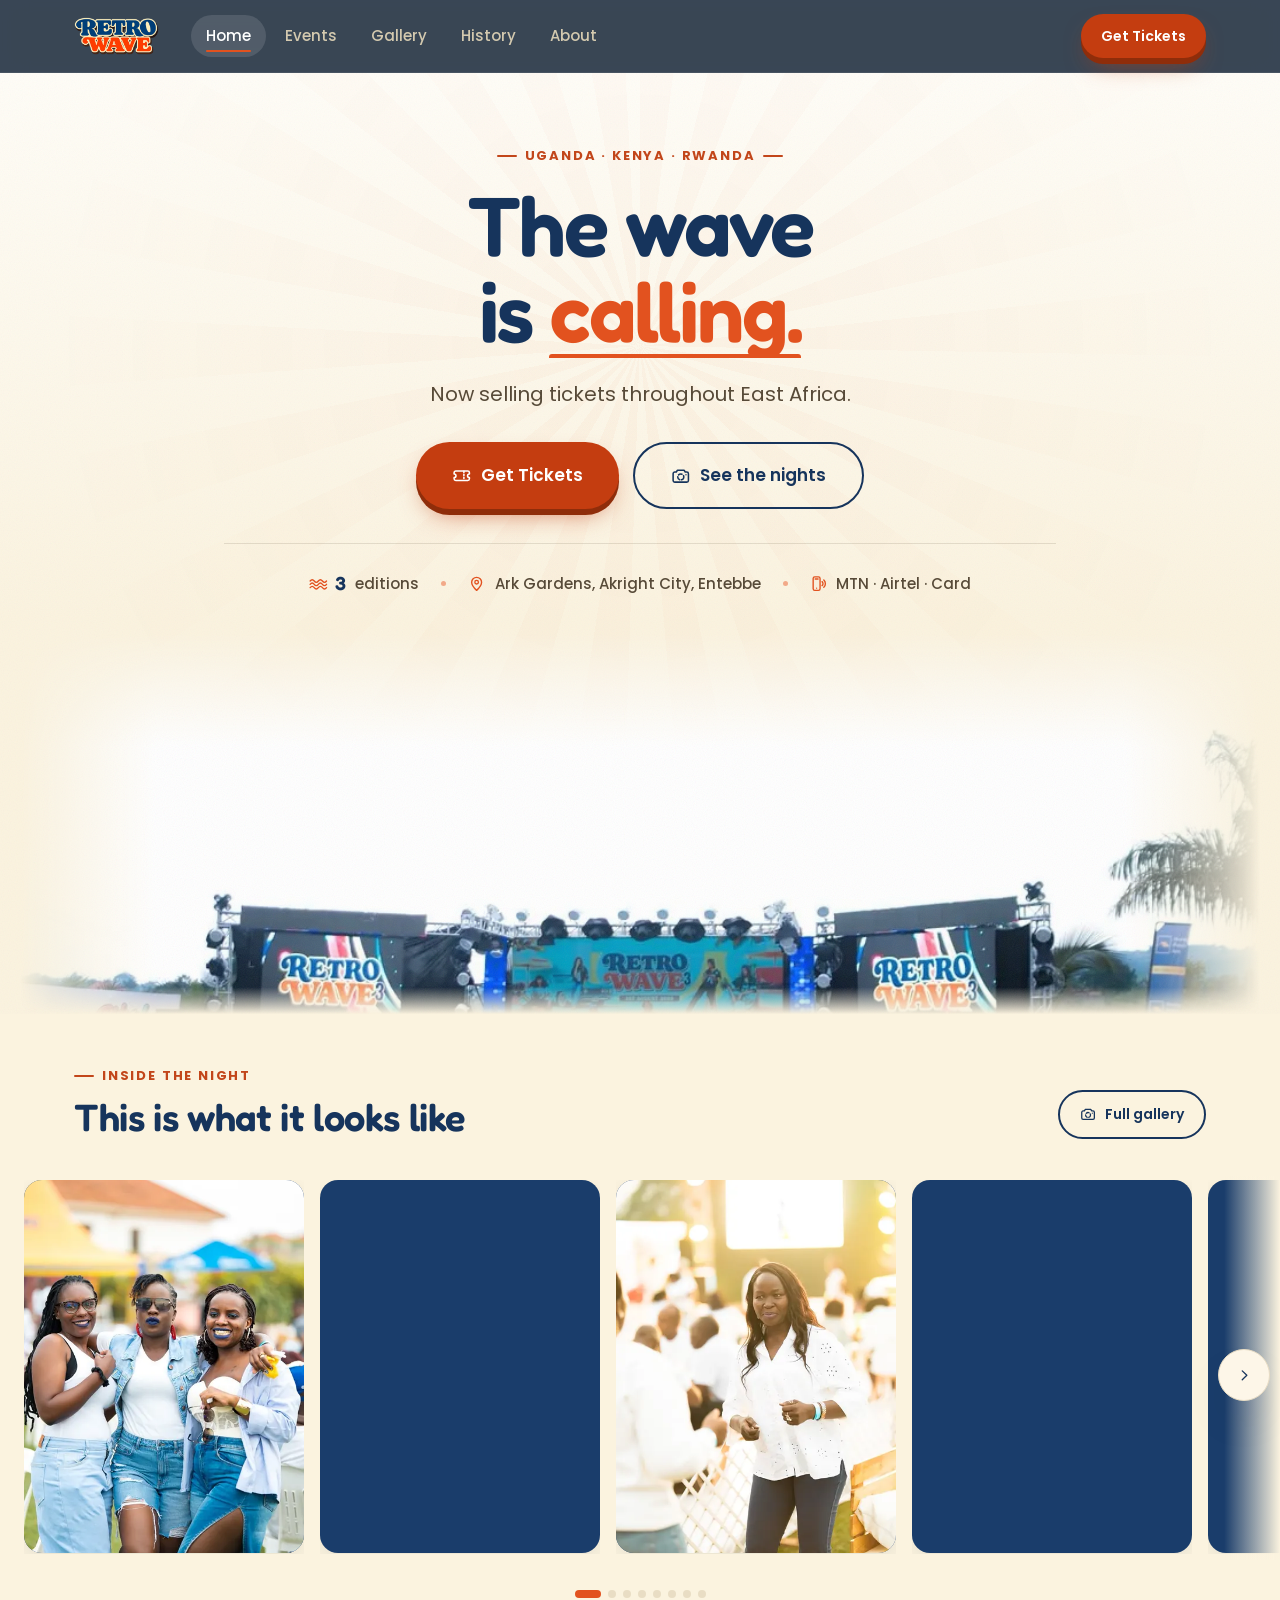
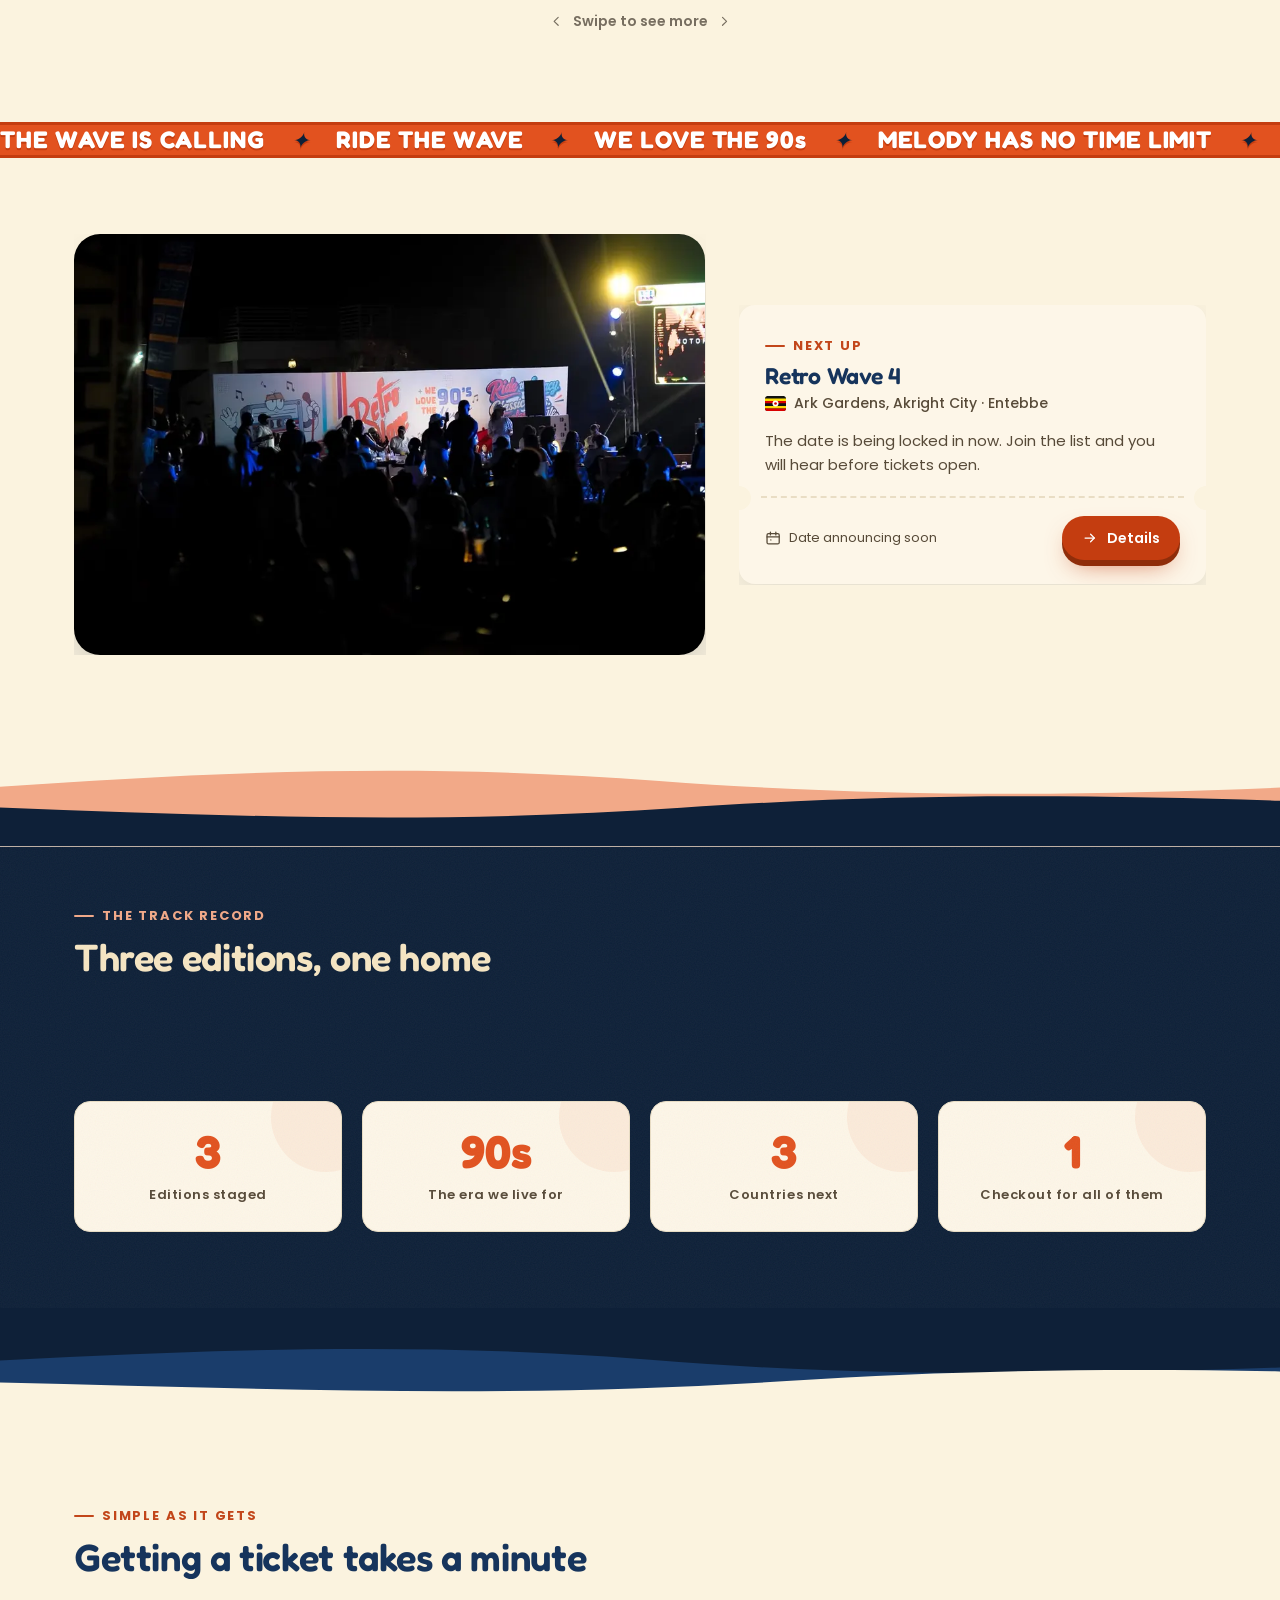
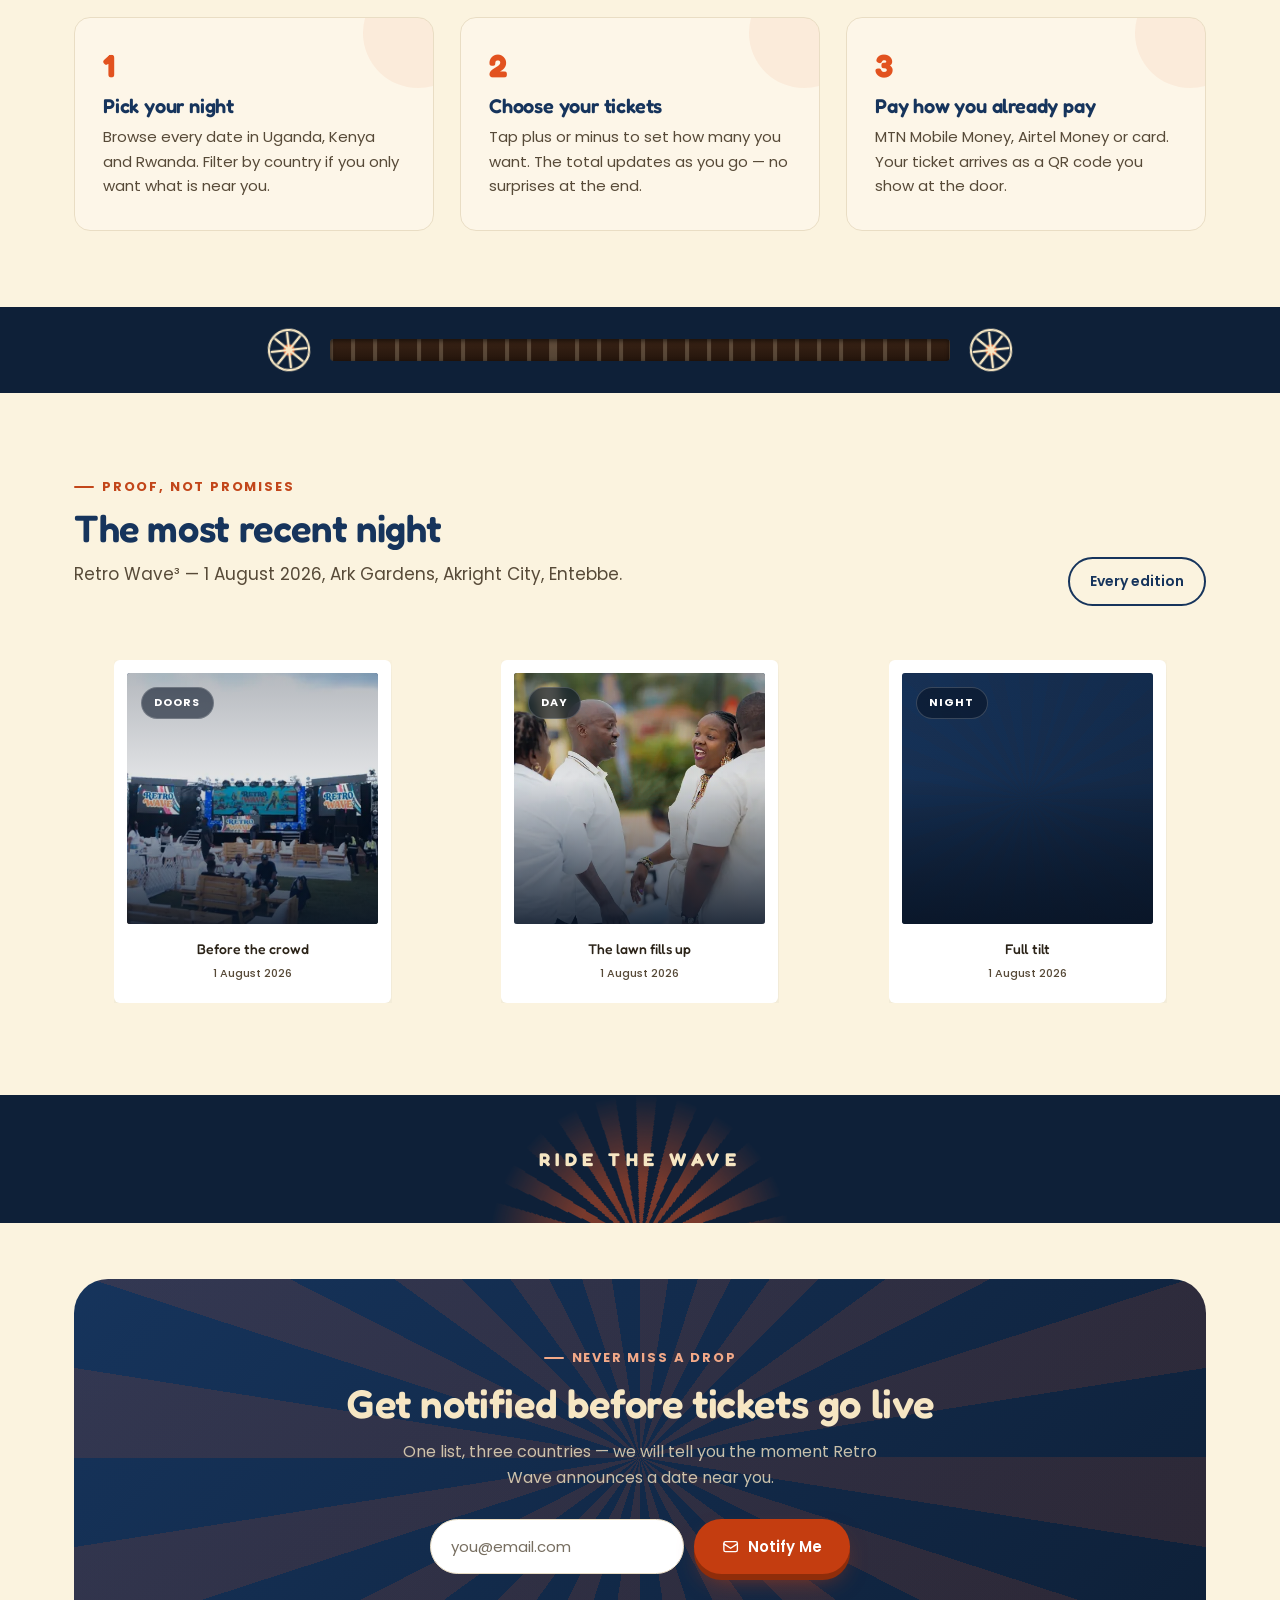
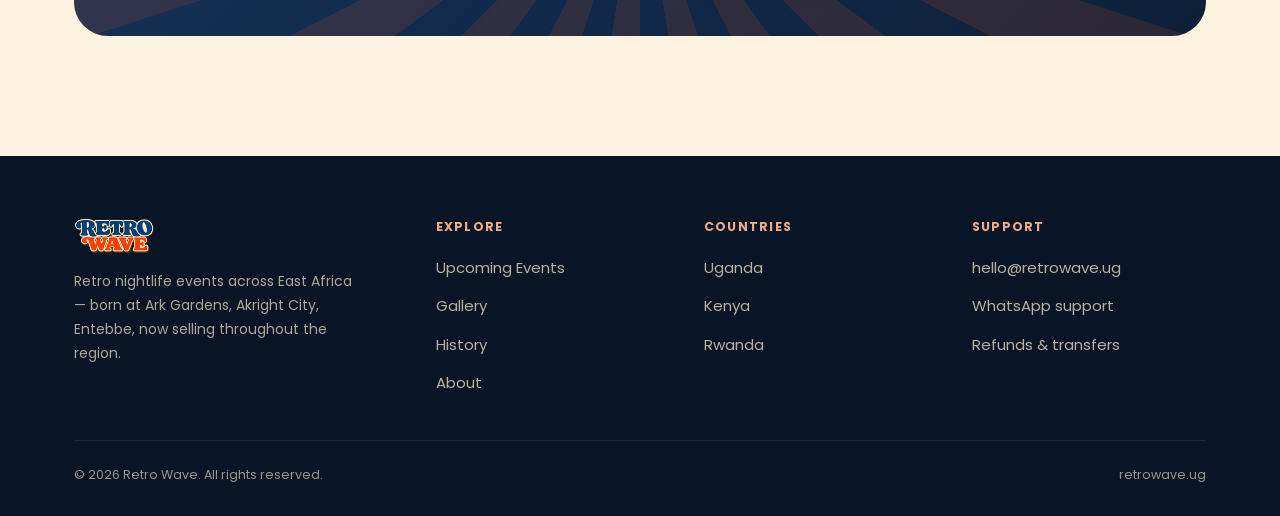
<file: index.html>
<!DOCTYPE html>
<html lang="en">
<head>
<meta charset="UTF-8">
<meta name="viewport" content="width=device-width, initial-scale=1.0, viewport-fit=cover">
<title>Retro Wave — The wave is calling</title>
<meta name="description" content="Retro Wave — retro nightlife events across Uganda, Kenya and Rwanda. Now selling tickets throughout East Africa.">
<meta name="theme-color" content="#0e2038">
<link rel="canonical" href="https://cartelug.github.io/retrowave-site/">

<!-- Link previews (WhatsApp, Facebook, X, iMessage, Slack) -->
<meta property="og:type" content="website">
<meta property="og:site_name" content="Retro Wave">
<meta property="og:locale" content="en_GB">
<meta property="og:url" content="https://cartelug.github.io/retrowave-site/">
<meta property="og:title" content="Retro Wave — The wave is calling">
<meta property="og:description" content="Retro Wave — retro nightlife events across Uganda, Kenya and Rwanda. Now selling tickets throughout East Africa.">
<meta property="og:image" content="https://cartelug.github.io/retrowave-site/assets/og-image.jpg">
<meta property="og:image:width" content="1200">
<meta property="og:image:height" content="630">
<meta property="og:image:alt" content="Retro Wave — the stage at Ark Gardens, Entebbe">
<meta name="twitter:card" content="summary_large_image">
<meta name="twitter:title" content="Retro Wave — The wave is calling">
<meta name="twitter:description" content="Retro Wave — retro nightlife events across Uganda, Kenya and Rwanda. Now selling tickets throughout East Africa.">
<meta name="twitter:image" content="https://cartelug.github.io/retrowave-site/assets/og-image.jpg">

<!-- The wordmark is 2.24:1, so small icons use a purpose-drawn wave mark -->
<link rel="icon" href="assets/favicon-32.png" sizes="32x32" type="image/png">
<link rel="icon" href="assets/favicon-16.png" sizes="16x16" type="image/png">
<link rel="apple-touch-icon" href="assets/apple-touch-icon.png">
<link rel="manifest" href="site.webmanifest">

<link rel="preload" as="font" type="font/woff2" href="assets/fonts/fredoka-600.woff2" crossorigin>
<link rel="preload" as="font" type="font/woff2" href="assets/fonts/poppins-500.woff2" crossorigin>
<link rel="stylesheet" href="styles.css">
<script>document.documentElement.className += ' js';</script>
<noscript><style>
  .preloader{display:none!important}
  .main-nav{display:flex!important;flex-wrap:wrap}
  .nav-toggle{display:none!important}
</style></noscript>
</head>
<body>

<div class="preloader" role="status" aria-live="polite" aria-label="Loading Retro Wave">
  <div class="pl-stage">
    <div class="pl-mark">
      <img class="pl-logo pl-logo--ghost" src="assets/logo.png" alt="Retro Wave" width="1190" height="531">
      <div class="pl-fill" aria-hidden="true">
        <img src="assets/logo.png" alt="" width="1190" height="531">
      </div>
      <div class="pl-crest" aria-hidden="true"></div>
    </div>
    <p class="pl-tag">
      <span style="--i:0">The</span> <span style="--i:1">wave</span>
      <span style="--i:2">is</span> <span style="--i:3"><em>calling</em></span>
    </p>
  </div>
  <div class="pl-foot">
    <span>Est. Entebbe · East Africa</span>
    <span class="pl-pct">0%</span>
  </div>
  <div class="pl-rule" aria-hidden="true"><i></i></div>
</div>

<a class="skip-link" href="#main">Skip to main content</a>

<header class="site-header">
  <div class="wrap">
    <a href="index.html" class="brand" aria-label="Retro Wave home"><img src="assets/logo.png" alt="Retro Wave" width="1190" height="531"></a>
    <nav class="main-nav" aria-label="Main">
      <a href="index.html" class="active" aria-current="page" style="--i:0">Home</a>
      <a href="events.html" style="--i:1">Events</a>
      <a href="gallery.html" style="--i:2">Gallery</a>
      <a href="history.html" style="--i:3">History</a>
      <a href="about.html" style="--i:4">About</a>
    </nav>
    <div class="header-right">
      <a href="events.html" class="btn btn-primary btn-sm">Get Tickets</a>
      <button class="nav-toggle" type="button" aria-label="Open menu" aria-expanded="false" aria-controls="drawer"><i></i><i></i><i></i></button>
    </div>
  </div>
</header>

<div class="drawer" id="drawer" aria-hidden="true">
  <div class="drawer-inner">
    <nav class="drawer-links" aria-label="Mobile">
      <a href="index.html" class="active" aria-current="page" style="--i:0"><span class="d-ico"><svg class="ico ico--home" viewBox="0 0 24 24" fill="none" stroke="currentColor" stroke-width="1.9" stroke-linecap="round" stroke-linejoin="round" aria-hidden="true"><path d="M3.4 10.6 12 3.6l8.6 7"/>
      <path d="M5.7 9.2v10.2a1 1 0 0 0 1 1h10.6a1 1 0 0 0 1-1V9.2"/>
      <path class="ic-door" d="M9.8 20.4v-5.1a2.2 2.2 0 0 1 4.4 0v5.1"/></svg></span>Home</a>
      <a href="events.html" style="--i:1"><span class="d-ico"><svg class="ico ico--ticket" viewBox="0 0 24 24" fill="none" stroke="currentColor" stroke-width="1.9" stroke-linecap="round" stroke-linejoin="round" aria-hidden="true"><path d="M4.6 6.2h14.8a2 2 0 0 1 2 2v1.5a2.3 2.3 0 0 0 0 4.6v1.5a2 2 0 0 1-2 2H4.6a2 2 0 0 1-2-2v-1.5a2.3 2.3 0 0 0 0-4.6V8.2a2 2 0 0 1 2-2Z"/>
      <path class="ic-perf" d="M14.6 6.6v10.8" stroke-dasharray="1.5 2.1"/></svg></span>Events</a>
      <a href="gallery.html" style="--i:2"><span class="d-ico"><svg class="ico ico--camera" viewBox="0 0 24 24" fill="none" stroke="currentColor" stroke-width="1.9" stroke-linecap="round" stroke-linejoin="round" aria-hidden="true"><path d="M2.6 9.4a2 2 0 0 1 2-2h1.9l1.5-2.3h8l1.5 2.3h1.9a2 2 0 0 1 2 2v8.4a2 2 0 0 1-2 2H4.6a2 2 0 0 1-2-2Z"/>
      <circle class="ic-lens" cx="12" cy="13.4" r="3.7" stroke-dasharray="4.6 2.4"/>
      <circle class="ic-flash" cx="18.4" cy="10.7" r=".85" fill="currentColor" stroke="none"/></svg></span>Gallery</a>
      <a href="history.html" style="--i:3"><span class="d-ico"><svg class="ico ico--cassette" viewBox="0 0 24 24" fill="none" stroke="currentColor" stroke-width="1.9" stroke-linecap="round" stroke-linejoin="round" aria-hidden="true"><rect x="2.6" y="5" width="18.8" height="14" rx="2.3"/>
      <rect x="5.6" y="7.5" width="12.8" height="3.6" rx="1"/>
      <path d="M10.4 14.8h3.2"/>
      <g class="ic-reel"><circle cx="8.4" cy="14.8" r="2.1"/><path d="M8.4 12.7v4.2M6.3 14.8h4.2"/></g>
      <g class="ic-reel ic-reel--b"><circle cx="15.6" cy="14.8" r="2.1"/><path d="M15.6 12.7v4.2M13.5 14.8h4.2"/></g></svg></span>History</a>
      <a href="about.html" style="--i:4"><span class="d-ico"><svg class="ico ico--chat" viewBox="0 0 24 24" fill="none" stroke="currentColor" stroke-width="1.9" stroke-linecap="round" stroke-linejoin="round" aria-hidden="true"><path d="M4.2 5.6h15.6a1.9 1.9 0 0 1 1.9 1.9v7.4a1.9 1.9 0 0 1-1.9 1.9h-6.6l-4.4 3.3v-3.3H4.2a1.9 1.9 0 0 1-1.9-1.9V7.5a1.9 1.9 0 0 1 1.9-1.9Z"/>
      <circle class="ic-dot" cx="8.4" cy="11.2" r=".95" fill="currentColor" stroke="none"/>
      <circle class="ic-dot ic-dot--2" cx="12" cy="11.2" r=".95" fill="currentColor" stroke="none"/>
      <circle class="ic-dot ic-dot--3" cx="15.6" cy="11.2" r=".95" fill="currentColor" stroke="none"/></svg></span>About</a>
    </nav>
    <div class="drawer-foot">
      <div class="a11y-bar">
        <span class="a11y-label">Text size</span>
        <button type="button" class="a11y-btn" data-text-step="md" aria-pressed="true">A</button>
        <button type="button" class="a11y-btn" data-text-step="lg" aria-pressed="false"><span class="big">A</span></button>
        <button type="button" class="a11y-btn" data-text-step="xl" aria-pressed="false"><span class="big">A+</span></button>
      </div>
      <div class="a11y-bar">
        <span class="a11y-label">Motion</span>
        <button type="button" class="a11y-btn" data-motion-toggle aria-pressed="false"><svg class="ico ico--moon" viewBox="0 0 24 24" fill="none" stroke="currentColor" stroke-width="1.9" stroke-linecap="round" stroke-linejoin="round" aria-hidden="true"><path d="M20.4 14.6A8.7 8.7 0 0 1 9.4 3.6a8.8 8.8 0 1 0 11 11Z"/></svg> Reduce animations</button>
      </div>
      <a href="events.html" class="btn btn-primary btn-block btn-lg"><svg class="ico ico--ticket" viewBox="0 0 24 24" fill="none" stroke="currentColor" stroke-width="1.9" stroke-linecap="round" stroke-linejoin="round" aria-hidden="true"><path d="M4.6 6.2h14.8a2 2 0 0 1 2 2v1.5a2.3 2.3 0 0 0 0 4.6v1.5a2 2 0 0 1-2 2H4.6a2 2 0 0 1-2-2v-1.5a2.3 2.3 0 0 0 0-4.6V8.2a2 2 0 0 1 2-2Z"/>
      <path class="ic-perf" d="M14.6 6.6v10.8" stroke-dasharray="1.5 2.1"/></svg> Get Tickets</a>
      <p class="drawer-contact">Need help? <a href="mailto:hello@retrowave.ug">hello@retrowave.ug</a></p>
    </div>
  </div>
</div>

<main id="main">
<section class="hero grain">
  <div class="wrap hero-inner">
    <span class="eyebrow intro-fade" style="--i:0">Uganda · Kenya · Rwanda</span>
    <h1>
      <span class="line-mask"><span style="--i:0">The wave</span></span>
      <span class="line-mask"><span style="--i:1">is <em>calling.</em></span></span>
    </h1>
    <p class="lede intro-fade" style="--i:1">Now selling tickets throughout East Africa.</p>

    <div class="hero-ctas intro-fade" style="--i:2">
      <a href="events.html" class="btn btn-primary btn-lg"><svg class="ico ico--ticket" viewBox="0 0 24 24" fill="none" stroke="currentColor" stroke-width="1.9" stroke-linecap="round" stroke-linejoin="round" aria-hidden="true"><path d="M4.6 6.2h14.8a2 2 0 0 1 2 2v1.5a2.3 2.3 0 0 0 0 4.6v1.5a2 2 0 0 1-2 2H4.6a2 2 0 0 1-2-2v-1.5a2.3 2.3 0 0 0 0-4.6V8.2a2 2 0 0 1 2-2Z"/>
      <path class="ic-perf" d="M14.6 6.6v10.8" stroke-dasharray="1.5 2.1"/></svg> Get Tickets</a>
      <a href="gallery.html" class="btn btn-outline-navy btn-lg"><svg class="ico ico--camera" viewBox="0 0 24 24" fill="none" stroke="currentColor" stroke-width="1.9" stroke-linecap="round" stroke-linejoin="round" aria-hidden="true"><path d="M2.6 9.4a2 2 0 0 1 2-2h1.9l1.5-2.3h8l1.5 2.3h1.9a2 2 0 0 1 2 2v8.4a2 2 0 0 1-2 2H4.6a2 2 0 0 1-2-2Z"/>
      <circle class="ic-lens" cx="12" cy="13.4" r="3.7" stroke-dasharray="4.6 2.4"/>
      <circle class="ic-flash" cx="18.4" cy="10.7" r=".85" fill="currentColor" stroke="none"/></svg> See the nights</a>
    </div>

    <div class="hero-trust intro-fade" style="--i:3">
      <span class="t-item"><svg class="ico ico--wave" viewBox="0 0 24 24" fill="none" stroke="currentColor" stroke-width="1.9" stroke-linecap="round" stroke-linejoin="round" aria-hidden="true"><path class="ic-wave" d="M1.6 8.4c1.9-2.4 3.8-2.4 5.7 0s3.8 2.4 5.7 0 3.8-2.4 5.7 0 3.8 2.4 5.7 0"/>
      <path class="ic-wave ic-wave--2" d="M1.6 13c1.9-2.4 3.8-2.4 5.7 0s3.8 2.4 5.7 0 3.8-2.4 5.7 0 3.8 2.4 5.7 0"/>
      <path class="ic-wave ic-wave--3" d="M1.6 17.6c1.9-2.4 3.8-2.4 5.7 0s3.8 2.4 5.7 0 3.8-2.4 5.7 0 3.8 2.4 5.7 0"/></svg><b>3</b> editions</span>
      <span class="t-dot" aria-hidden="true"></span>
      <span class="t-item"><svg class="ico ico--pin" viewBox="0 0 24 24" fill="none" stroke="currentColor" stroke-width="1.9" stroke-linecap="round" stroke-linejoin="round" aria-hidden="true"><g class="ic-bob"><path d="M12 21.4s6.9-6.2 6.9-11.2a6.9 6.9 0 1 0-13.8 0c0 5 6.9 11.2 6.9 11.2Z"/>
      <circle cx="12" cy="10" r="2.5"/></g></svg>Ark Gardens, Akright City, Entebbe</span>
      <span class="t-dot" aria-hidden="true"></span>
      <span class="t-item"><svg class="ico ico--momo" viewBox="0 0 24 24" fill="none" stroke="currentColor" stroke-width="1.9" stroke-linecap="round" stroke-linejoin="round" aria-hidden="true"><rect x="4.4" y="2.6" width="9.6" height="18.8" rx="2.2"/>
      <path d="M7.2 5.6h4"/>
      <circle cx="9.2" cy="18.4" r=".85" fill="currentColor" stroke="none"/>
      <path class="ic-arc" d="M16.8 9.2a3.7 3.7 0 0 1 0 5.6"/>
      <path class="ic-arc ic-arc--2" d="M19.2 7a6.8 6.8 0 0 1 0 10"/></svg>MTN · Airtel · Card</span>
    </div>
  </div>

  <div class="hero-band">
    <div class="hero-band-inner">
      <picture><source type="image/webp" srcset="assets/photos/hero-stage-480.webp 480w, assets/photos/hero-stage-960.webp 960w, assets/photos/hero-stage-1080.webp 1080w" sizes="(max-width: 780px) 100vw, 1080px"><img src="assets/photos/hero-stage.jpg" alt="The Retro Wave stage at Ark Gardens, with Retro Wave 3 on the LED walls" width="1080" height="332" fetchpriority="high" decoding="async"></picture>
    </div>
  </div>
</section>

<section class="section--tight" style="padding-top:44px;">
  <div class="wrap">
    <div class="section-head">
      <div>
        <span class="eyebrow" data-reveal="up">Inside The Night</span>
        <h2 data-reveal="up" style="--d:80">This is what it looks like</h2>
      </div>
      <a href="gallery.html" class="btn btn-outline-navy btn-sm" data-reveal="up" style="--d:150"><svg class="ico ico--camera" viewBox="0 0 24 24" fill="none" stroke="currentColor" stroke-width="1.9" stroke-linecap="round" stroke-linejoin="round" aria-hidden="true"><path d="M2.6 9.4a2 2 0 0 1 2-2h1.9l1.5-2.3h8l1.5 2.3h1.9a2 2 0 0 1 2 2v8.4a2 2 0 0 1-2 2H4.6a2 2 0 0 1-2-2Z"/>
      <circle class="ic-lens" cx="12" cy="13.4" r="3.7" stroke-dasharray="4.6 2.4"/>
      <circle class="ic-flash" cx="18.4" cy="10.7" r=".85" fill="currentColor" stroke="none"/></svg> Full gallery</a>
    </div>
  </div>
  <div class="rail-shell" data-reveal-group>
    <div class="rail-view">
      <button type="button" class="rail-arrow rail-prev" aria-label="Previous photos"><svg class="ico ico--chevron-left" viewBox="0 0 24 24" fill="none" stroke="currentColor" stroke-width="1.9" stroke-linecap="round" stroke-linejoin="round" aria-hidden="true"><path d="M15 5.6 8.4 12 15 18.4"/></svg></button>
      <div class="gallery-rail" data-stagger="70">
      <button type="button" class="g-tile img-holder" data-reveal="zoom"
              data-lightbox="assets/photos/trio-denim-720.webp" data-caption="The dress code writes itself">
        <picture><source type="image/webp" srcset="assets/photos/trio-denim-480.webp 480w, assets/photos/trio-denim-720.webp 720w" sizes="(max-width: 780px) 74vw, 280px"><img src="assets/photos/trio-denim.jpg" alt="Three friends in denim and sunglasses posing together" width="720" height="1080" loading="lazy" decoding="async"></picture>
        <span class="g-cap">The dress code writes itself</span>
      </button>
      <button type="button" class="g-tile img-holder" data-reveal="zoom"
              data-lightbox="assets/photos/hands-up-blue-854.webp" data-caption="When the right song lands">
        <picture><source type="image/webp" srcset="assets/photos/hands-up-blue-480.webp 480w, assets/photos/hands-up-blue-854.webp 854w" sizes="(max-width: 780px) 74vw, 280px"><img src="assets/photos/hands-up-blue.jpg" alt="A guest with both hands raised as the crowd dances under blue light" width="854" height="1280" loading="lazy" decoding="async"></picture>
        <span class="g-cap">When the right song lands</span>
      </button>
      <button type="button" class="g-tile img-holder" data-reveal="zoom"
              data-lightbox="assets/photos/golden-hour-720.webp" data-caption="Golden hour on the lawn">
        <picture><source type="image/webp" srcset="assets/photos/golden-hour-480.webp 480w, assets/photos/golden-hour-720.webp 720w" sizes="(max-width: 780px) 74vw, 280px"><img src="assets/photos/golden-hour.jpg" alt="A guest in white backlit by golden hour sun" width="720" height="1080" loading="lazy" decoding="async"></picture>
        <span class="g-cap">Golden hour on the lawn</span>
      </button>
      <button type="button" class="g-tile img-holder" data-reveal="zoom"
              data-lightbox="assets/photos/dj-booth-720.webp" data-caption="Resident selectors, all classics">
        <picture><source type="image/webp" srcset="assets/photos/dj-booth-480.webp 480w, assets/photos/dj-booth-720.webp 720w" sizes="(max-width: 780px) 74vw, 280px"><img src="assets/photos/dj-booth.jpg" alt="A DJ at the decks with the host beside him" width="720" height="1080" loading="lazy" decoding="async"></picture>
        <span class="g-cap">Resident selectors, all classics</span>
      </button>
      <button type="button" class="g-tile img-holder" data-reveal="zoom"
              data-lightbox="assets/photos/slow-dance-dusk-720.webp" data-caption="A slow one at dusk">
        <picture><source type="image/webp" srcset="assets/photos/slow-dance-dusk-480.webp 480w, assets/photos/slow-dance-dusk-720.webp 720w" sizes="(max-width: 780px) 74vw, 280px"><img src="assets/photos/slow-dance-dusk.jpg" alt="A couple dancing closely at dusk" width="720" height="1080" loading="lazy" decoding="async"></picture>
        <span class="g-cap">A slow one at dusk</span>
      </button>
      <button type="button" class="g-tile img-holder" data-reveal="zoom"
              data-lightbox="assets/photos/melody-no-time-limit-720.webp" data-caption="Melody has no time limit">
        <picture><source type="image/webp" srcset="assets/photos/melody-no-time-limit-480.webp 480w, assets/photos/melody-no-time-limit-720.webp 720w" sizes="(max-width: 780px) 74vw, 280px"><img src="assets/photos/melody-no-time-limit.jpg" alt="A guest in front of a backdrop reading Retro Classics Remind Us That Melody Has No Time Limit" width="720" height="1080" loading="lazy" decoding="async"></picture>
        <span class="g-cap">Melody has no time limit</span>
      </button>
      <button type="button" class="g-tile img-holder" data-reveal="zoom"
              data-lightbox="assets/photos/laughing-pair-720.webp" data-caption="Reunion energy">
        <picture><source type="image/webp" srcset="assets/photos/laughing-pair-480.webp 480w, assets/photos/laughing-pair-720.webp 720w" sizes="(max-width: 780px) 74vw, 280px"><img src="assets/photos/laughing-pair.jpg" alt="Two guests laughing together at a table" width="720" height="1080" loading="lazy" decoding="async"></picture>
        <span class="g-cap">Reunion energy</span>
      </button>
      <button type="button" class="g-tile img-holder" data-reveal="zoom"
              data-lightbox="assets/photos/denim-jumpsuit-dance-720.webp" data-caption="Acid wash, no notes">
        <picture><source type="image/webp" srcset="assets/photos/denim-jumpsuit-dance-480.webp 480w, assets/photos/denim-jumpsuit-dance-720.webp 720w" sizes="(max-width: 780px) 74vw, 280px"><img src="assets/photos/denim-jumpsuit-dance.jpg" alt="A guest dancing in an acid-wash denim jumpsuit" width="720" height="1080" loading="lazy" decoding="async"></picture>
        <span class="g-cap">Acid wash, no notes</span>
      </button>
      </div>
      <button type="button" class="rail-arrow rail-next" aria-label="More photos"><svg class="ico ico--chevron-right" viewBox="0 0 24 24" fill="none" stroke="currentColor" stroke-width="1.9" stroke-linecap="round" stroke-linejoin="round" aria-hidden="true"><path d="M9 5.6 15.6 12 9 18.4"/></svg></button>
    </div>
    <div class="rail-dots" role="group" aria-label="Photo position"></div>
    <p class="rail-hint"><svg class="ico ico--chevron-left" viewBox="0 0 24 24" fill="none" stroke="currentColor" stroke-width="1.9" stroke-linecap="round" stroke-linejoin="round" aria-hidden="true"><path d="M15 5.6 8.4 12 15 18.4"/></svg> Swipe to see more <svg class="ico ico--chevron-right" viewBox="0 0 24 24" fill="none" stroke="currentColor" stroke-width="1.9" stroke-linecap="round" stroke-linejoin="round" aria-hidden="true"><path d="M9 5.6 15.6 12 9 18.4"/></svg></p>
  </div>
</section>

<div class="divider divider-marquee" aria-hidden="true">
  <div class="mq-track"><span>THE WAVE IS CALLING <i class="mq-star">✦</i> RIDE THE WAVE <i class="mq-star">✦</i> WE LOVE THE 90s <i class="mq-star">✦</i> MELODY HAS NO TIME LIMIT <i class="mq-star">✦</i></span></div>
  <div class="mq-track"><span>THE WAVE IS CALLING <i class="mq-star">✦</i> RIDE THE WAVE <i class="mq-star">✦</i> WE LOVE THE 90s <i class="mq-star">✦</i> MELODY HAS NO TIME LIMIT <i class="mq-star">✦</i></span></div>
</div>

<section>
  <div class="wrap">
    <div class="next-up-grid">
      <figure class="img-holder" data-reveal="mask">
        <picture><source type="image/webp" srcset="assets/photos/crowd-night-stage-480.webp 480w, assets/photos/crowd-night-stage-960.webp 960w, assets/photos/crowd-night-stage-1080.webp 1080w" sizes="(max-width: 980px) 92vw, 56vw"><img src="assets/photos/crowd-night-stage.jpg" alt="The night crowd in front of the Retro Wave stage backdrop" width="1080" height="720" loading="lazy" decoding="async"></picture>
      </figure>
      <div class="ticket next-event-card" data-reveal="right" style="--d:120">
        <div class="ticket-top">
          <span class="eyebrow">Next Up</span>
          <h3>Retro Wave 4</h3>
          <div class="next-event-meta"><svg class="flag flag--ug" viewBox="0 0 21 15" width="21" height="15" aria-hidden="true"><rect width="21" height="15" rx="2" fill="#111"/>
      <path fill="#FCDC04" d="M0 2.5h21V5H0z"/><path fill="#D90000" d="M0 5h21v2.5H0z"/>
      <path fill="#111" d="M0 7.5h21V10H0z"/><path fill="#FCDC04" d="M0 10h21v2.5H0z"/>
      <path fill="#D90000" d="M0 12.5h21V15H0z"/>
      <circle cx="10.5" cy="7.5" r="3" fill="#fff"/>
      <circle cx="10.5" cy="7.5" r="1.35" fill="#D90000"/></svg> Ark Gardens, Akright City · Entebbe</div>
          <p style="font-size:.9375rem; color:var(--ink-soft); margin:14px 0 0;">
            The date is being locked in now. Join the list and you will hear before tickets open.
          </p>
        </div>
        <div class="ticket-divider"></div>
        <div class="ticket-bottom">
          <div style="display:flex; align-items:center; justify-content:space-between; gap:12px; flex-wrap:wrap;">
            <span class="price-from"><svg class="ico ico--calendar" viewBox="0 0 24 24" fill="none" stroke="currentColor" stroke-width="1.9" stroke-linecap="round" stroke-linejoin="round" aria-hidden="true"><rect x="3" y="5.2" width="18" height="15.4" rx="2.2"/>
      <path d="M3 10.2h18M8 3v4.2M16 3v4.2"/>
      <circle class="ic-flash" cx="8.6" cy="14.6" r="1.05" fill="currentColor" stroke="none"/></svg> Date announcing soon</span>
            <a href="events.html" class="btn btn-primary btn-sm"><svg class="ico ico--arrow-right" viewBox="0 0 24 24" fill="none" stroke="currentColor" stroke-width="1.9" stroke-linecap="round" stroke-linejoin="round" aria-hidden="true"><path d="M4.6 12h13.6"/><path d="m12.8 6.4 5.6 5.6-5.6 5.6"/></svg> Details</a>
          </div>
        </div>
      </div>
    </div>
  </div>
</section>

<div class="divider divider-wave divider-wave--to-navy" aria-hidden="true">
  <svg class="w-back" viewBox="0 0 1440 120" preserveAspectRatio="none"><path d="M0,64 C240,110 420,10 720,52 C1020,94 1200,20 1440,58 L1440,120 L0,120 Z"/></svg>
  <svg class="w-front" viewBox="0 0 1440 120" preserveAspectRatio="none"><path d="M0,86 C260,40 480,116 760,80 C1040,44 1240,104 1440,72 L1440,120 L0,120 Z"/></svg>
</div>

<section class="on-navy grain" style="padding-top:52px;">
  <div class="wrap">
    <div class="section-head">
      <div>
        <span class="eyebrow" data-reveal="up">The Track Record</span>
        <h2 data-reveal="up" style="--d:80">Three editions, one home</h2>
        <p class="lede" data-reveal="up" style="--d:150; margin-top:12px;">Every Retro Wave so far has happened at Ark Gardens, Akright City in Entebbe — same room, same idea, a bigger crowd each time.</p>
      </div>
      <a href="history.html" class="btn btn-ghost btn-sm" data-reveal="up" style="--d:200"><svg class="ico ico--cassette" viewBox="0 0 24 24" fill="none" stroke="currentColor" stroke-width="1.9" stroke-linecap="round" stroke-linejoin="round" aria-hidden="true"><rect x="2.6" y="5" width="18.8" height="14" rx="2.3"/>
      <rect x="5.6" y="7.5" width="12.8" height="3.6" rx="1"/>
      <path d="M10.4 14.8h3.2"/>
      <g class="ic-reel"><circle cx="8.4" cy="14.8" r="2.1"/><path d="M8.4 12.7v4.2M6.3 14.8h4.2"/></g>
      <g class="ic-reel ic-reel--b"><circle cx="15.6" cy="14.8" r="2.1"/><path d="M15.6 12.7v4.2M13.5 14.8h4.2"/></g></svg> Full history</a>
    </div>

    <div class="stat-strip" data-stagger="90">
      <div class="stat" data-reveal="up"><span class="n" data-count="3">0</span><span class="l">Editions staged</span></div>
      <div class="stat" data-reveal="up"><span class="n">90s</span><span class="l">The era we live for</span></div>
      <div class="stat" data-reveal="up"><span class="n" data-count="3">0</span><span class="l">Countries next</span></div>
      <div class="stat" data-reveal="up"><span class="n" data-count="1">0</span><span class="l">Checkout for all of them</span></div>
    </div>
  </div>
</section>

<div class="divider divider-wave divider-wave--to-cream" aria-hidden="true">
  <svg class="w-back" viewBox="0 0 1440 120" preserveAspectRatio="none"><path d="M0,56 C220,104 460,12 740,54 C1020,96 1230,26 1440,64 L1440,120 L0,120 Z"/></svg>
  <svg class="w-front" viewBox="0 0 1440 120" preserveAspectRatio="none"><path d="M0,90 C280,48 500,110 780,76 C1060,42 1260,98 1440,66 L1440,120 L0,120 Z"/></svg>
</div>

<section>
  <div class="wrap">
    <div class="section-head">
      <div>
        <span class="eyebrow" data-reveal="up">Simple As It Gets</span>
        <h2 data-reveal="up" style="--d:80">Getting a ticket takes a minute</h2>
      </div>
    </div>
    <div class="steps-grid" data-stagger="110">
      <div class="stat step-card" data-reveal="up">
        <span class="n">1</span>
        <h3>Pick your night</h3>
        <p>Browse every date in Uganda, Kenya and Rwanda. Filter by country if you only want what is near you.</p>
      </div>
      <div class="stat step-card" data-reveal="up">
        <span class="n">2</span>
        <h3>Choose your tickets</h3>
        <p>Tap plus or minus to set how many you want. The total updates as you go — no surprises at the end.</p>
      </div>
      <div class="stat step-card" data-reveal="up">
        <span class="n">3</span>
        <h3>Pay how you already pay</h3>
        <p>MTN Mobile Money, Airtel Money or card. Your ticket arrives as a QR code you show at the door.</p>
      </div>
    </div>
  </div>
</section>

<div class="divider divider-tape" aria-hidden="true">
  <svg class="reel" viewBox="0 0 48 48" aria-hidden="true"><circle cx="24" cy="24" r="21" fill="none" stroke="#f6e6c3" stroke-width="2.5"/><circle cx="24" cy="24" r="6" fill="#e2521f"/><g stroke="#f6e6c3" stroke-width="2.5" stroke-linecap="round"><line x1="24" y1="6" x2="24" y2="42"/><line x1="6" y1="24" x2="42" y2="24"/><line x1="11" y1="11" x2="37" y2="37"/><line x1="37" y1="11" x2="11" y2="37"/></g></svg>
  <span class="tape-band"></span>
  <svg class="reel" viewBox="0 0 48 48" aria-hidden="true"><circle cx="24" cy="24" r="21" fill="none" stroke="#f6e6c3" stroke-width="2.5"/><circle cx="24" cy="24" r="6" fill="#e2521f"/><g stroke="#f6e6c3" stroke-width="2.5" stroke-linecap="round"><line x1="24" y1="6" x2="24" y2="42"/><line x1="6" y1="24" x2="42" y2="24"/><line x1="11" y1="11" x2="37" y2="37"/><line x1="37" y1="11" x2="11" y2="37"/></g></svg>
</div>

<section>
  <div class="wrap">
    <div class="section-head">
      <div>
        <span class="eyebrow" data-reveal="up">Proof, Not Promises</span>
        <h2 data-reveal="up" style="--d:80">The most recent night</h2>
        <p class="lede" data-reveal="up" style="--d:150; margin-top:12px;">Retro Wave³ — 1 August 2026, Ark Gardens, Akright City, Entebbe.</p>
      </div>
      <a href="history.html" class="btn btn-outline-navy btn-sm" data-reveal="up" style="--d:200">Every edition</a>
    </div>

    <div class="history-grid" data-stagger="120">
      <figure class="polaroid" style="--tilt:-2deg;" data-reveal="tilt">
        <div class="poster-art img-holder"><picture><source type="image/webp" srcset="assets/photos/stage-wide-480.webp 480w, assets/photos/stage-wide-960.webp 960w, assets/photos/stage-wide-1080.webp 1080w" sizes="(max-width:780px) 92vw, 30vw"><img src="assets/photos/stage-wide.jpg" alt="The Retro Wave main stage with LED screens reading Retro Wave 3" width="1080" height="720" loading="lazy" decoding="async"></picture><span class="poster-tag">Doors</span></div>
        <figcaption>Before the crowd<small>1 August 2026</small></figcaption>
      </figure>
      <figure class="polaroid" style="--tilt:1.5deg;" data-reveal="tilt">
        <div class="poster-art img-holder"><picture><source type="image/webp" srcset="assets/photos/all-white-group-480.webp 480w, assets/photos/all-white-group-854.webp 854w" sizes="(max-width:780px) 92vw, 30vw"><img src="assets/photos/all-white-group.jpg" alt="Guests in all-white outfits talking on the lawn" width="854" height="1280" loading="lazy" decoding="async"></picture><span class="poster-tag">Day</span></div>
        <figcaption>The lawn fills up<small>1 August 2026</small></figcaption>
      </figure>
      <figure class="polaroid" style="--tilt:-1deg;" data-reveal="tilt">
        <div class="poster-art img-holder"><picture><source type="image/webp" srcset="assets/photos/crowd-night-stage-480.webp 480w, assets/photos/crowd-night-stage-960.webp 960w, assets/photos/crowd-night-stage-1080.webp 1080w" sizes="(max-width:780px) 92vw, 30vw"><img src="assets/photos/crowd-night-stage.jpg" alt="Night crowd in front of the Retro Wave stage" width="1080" height="720" loading="lazy" decoding="async"></picture><span class="poster-tag">Night</span></div>
        <figcaption>Full tilt<small>1 August 2026</small></figcaption>
      </figure>
    </div>
  </div>
</section>

<div class="divider divider-burst" aria-hidden="true">
  <span class="burst-disc"></span>
  <span class="burst-label">Ride the wave</span>
</div>

<section style="padding-top:56px;">
  <div class="wrap">
    <div class="cta-band" data-reveal="zoom">
      <span class="eyebrow" style="color:var(--peach);">Never Miss A Drop</span>
      <h2 style="margin-top:12px;">Get notified before tickets go live</h2>
      <p>One list, three countries — we will tell you the moment Retro Wave announces a date near you.</p>
      <form class="notify-form" data-notify novalidate>
        <label class="sr-only" for="notify-email">Your email address</label>
        <input id="notify-email" type="email" name="email" placeholder="you@email.com" autocomplete="email" required>
        <button class="btn btn-primary" type="submit"><svg class="ico ico--mail" viewBox="0 0 24 24" fill="none" stroke="currentColor" stroke-width="1.9" stroke-linecap="round" stroke-linejoin="round" aria-hidden="true"><rect x="2.6" y="5" width="18.8" height="14" rx="2.3"/>
      <path class="ic-draw" d="m2.6 8.2 9.4 6 9.4-6" stroke-dasharray="24"/></svg> Notify Me</button>
      </form>
    </div>
  </div>
</section>
</main>

<footer class="site-footer">
  <div class="wrap">
    <div class="footer-grid">
      <div>
        <img src="assets/logo.png" alt="Retro Wave" width="1190" height="531">
        <p>Retro nightlife events across East Africa — born at Ark Gardens, Akright City, Entebbe, now selling throughout the region.</p>
      </div>
      <div class="footer-col">
        <h2 class="footer-h">Explore</h2>
        <a href="events.html">Upcoming Events</a>
        <a href="gallery.html">Gallery</a>
        <a href="history.html">History</a>
        <a href="about.html">About</a>
      </div>
      <div class="footer-col">
        <h2 class="footer-h">Countries</h2>
        <a href="events.html">Uganda</a>
        <a href="events.html">Kenya</a>
        <a href="events.html">Rwanda</a>
      </div>
      <div class="footer-col">
        <h2 class="footer-h">Support</h2>
        <a href="mailto:hello@retrowave.ug">hello@retrowave.ug</a>
        <span>WhatsApp support</span>
        <span>Refunds &amp; transfers</span>
      </div>
    </div>
    <div class="footer-bottom">
      <span>© 2026 Retro Wave. All rights reserved.</span>
      <span>retrowave.ug</span>
    </div>
  </div>
</footer>

<nav class="mobile-dock" aria-label="Quick links">
  <ul>
    <li><a href="index.html" class="active" aria-current="page"><span class="d-ico"><svg class="ico ico--home" viewBox="0 0 24 24" fill="none" stroke="currentColor" stroke-width="1.9" stroke-linecap="round" stroke-linejoin="round" aria-hidden="true"><path d="M3.4 10.6 12 3.6l8.6 7"/>
      <path d="M5.7 9.2v10.2a1 1 0 0 0 1 1h10.6a1 1 0 0 0 1-1V9.2"/>
      <path class="ic-door" d="M9.8 20.4v-5.1a2.2 2.2 0 0 1 4.4 0v5.1"/></svg></span>Home</a></li>
    <li><a href="events.html" class=""><span class="d-ico"><svg class="ico ico--ticket" viewBox="0 0 24 24" fill="none" stroke="currentColor" stroke-width="1.9" stroke-linecap="round" stroke-linejoin="round" aria-hidden="true"><path d="M4.6 6.2h14.8a2 2 0 0 1 2 2v1.5a2.3 2.3 0 0 0 0 4.6v1.5a2 2 0 0 1-2 2H4.6a2 2 0 0 1-2-2v-1.5a2.3 2.3 0 0 0 0-4.6V8.2a2 2 0 0 1 2-2Z"/>
      <path class="ic-perf" d="M14.6 6.6v10.8" stroke-dasharray="1.5 2.1"/></svg></span>Events</a></li>
    <li><a href="event.html" class="dock-cta"><span class="d-ico"><svg class="ico ico--ticket" viewBox="0 0 24 24" fill="none" stroke="currentColor" stroke-width="1.9" stroke-linecap="round" stroke-linejoin="round" aria-hidden="true"><path d="M4.6 6.2h14.8a2 2 0 0 1 2 2v1.5a2.3 2.3 0 0 0 0 4.6v1.5a2 2 0 0 1-2 2H4.6a2 2 0 0 1-2-2v-1.5a2.3 2.3 0 0 0 0-4.6V8.2a2 2 0 0 1 2-2Z"/>
      <path class="ic-perf" d="M14.6 6.6v10.8" stroke-dasharray="1.5 2.1"/></svg></span>Tickets</a></li>
    <li><a href="gallery.html" class=""><span class="d-ico"><svg class="ico ico--camera" viewBox="0 0 24 24" fill="none" stroke="currentColor" stroke-width="1.9" stroke-linecap="round" stroke-linejoin="round" aria-hidden="true"><path d="M2.6 9.4a2 2 0 0 1 2-2h1.9l1.5-2.3h8l1.5 2.3h1.9a2 2 0 0 1 2 2v8.4a2 2 0 0 1-2 2H4.6a2 2 0 0 1-2-2Z"/>
      <circle class="ic-lens" cx="12" cy="13.4" r="3.7" stroke-dasharray="4.6 2.4"/>
      <circle class="ic-flash" cx="18.4" cy="10.7" r=".85" fill="currentColor" stroke="none"/></svg></span>Photos</a></li>
    <li><a href="about.html" class=""><span class="d-ico"><svg class="ico ico--chat" viewBox="0 0 24 24" fill="none" stroke="currentColor" stroke-width="1.9" stroke-linecap="round" stroke-linejoin="round" aria-hidden="true"><path d="M4.2 5.6h15.6a1.9 1.9 0 0 1 1.9 1.9v7.4a1.9 1.9 0 0 1-1.9 1.9h-6.6l-4.4 3.3v-3.3H4.2a1.9 1.9 0 0 1-1.9-1.9V7.5a1.9 1.9 0 0 1 1.9-1.9Z"/>
      <circle class="ic-dot" cx="8.4" cy="11.2" r=".95" fill="currentColor" stroke="none"/>
      <circle class="ic-dot ic-dot--2" cx="12" cy="11.2" r=".95" fill="currentColor" stroke="none"/>
      <circle class="ic-dot ic-dot--3" cx="15.6" cy="11.2" r=".95" fill="currentColor" stroke="none"/></svg></span>About</a></li>
  </ul>
</nav>

<button class="to-top" type="button" aria-label="Back to top"><svg class="ico ico--arrow-up" viewBox="0 0 24 24" fill="none" stroke="currentColor" stroke-width="1.9" stroke-linecap="round" stroke-linejoin="round" aria-hidden="true"><path d="M12 19.4V5.2"/><path d="M6.4 10.8 12 5.2l5.6 5.6"/></svg></button>

<script src="script.js"></script>
</body>
</html>
</file>
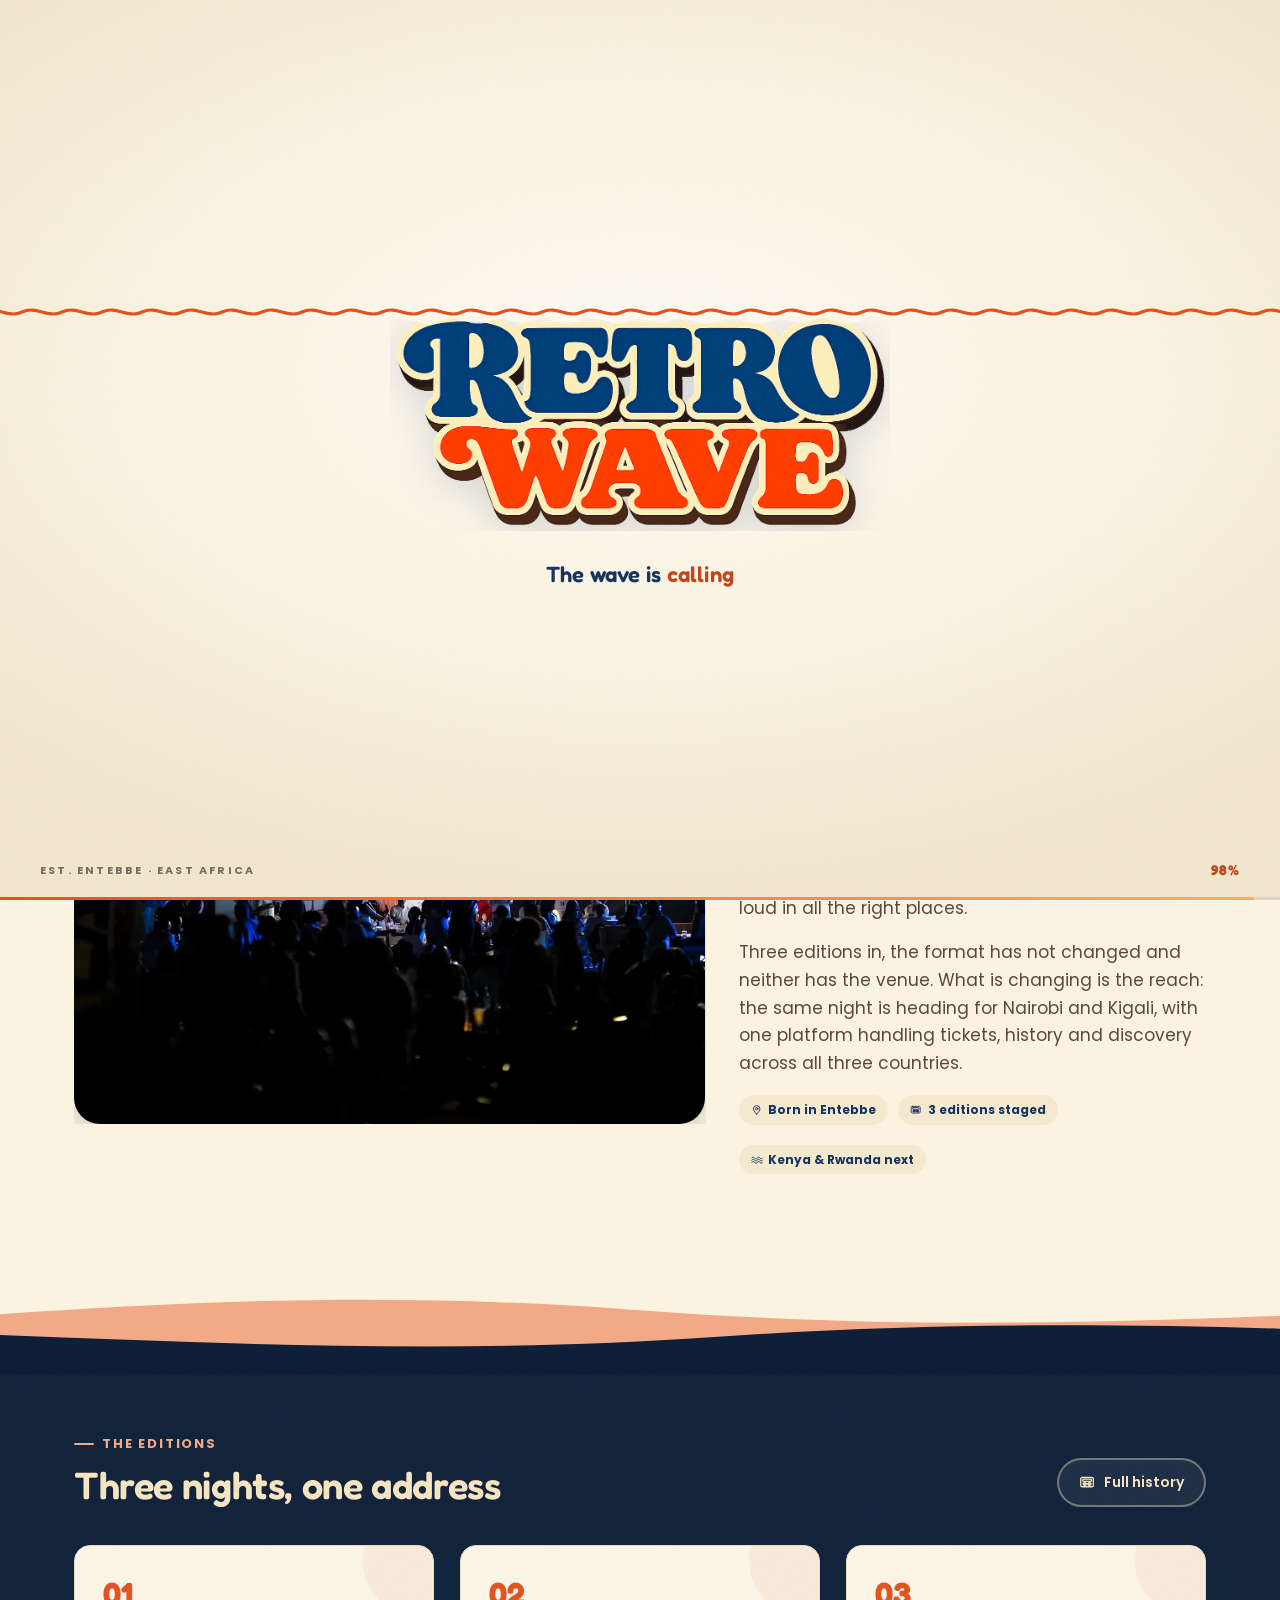
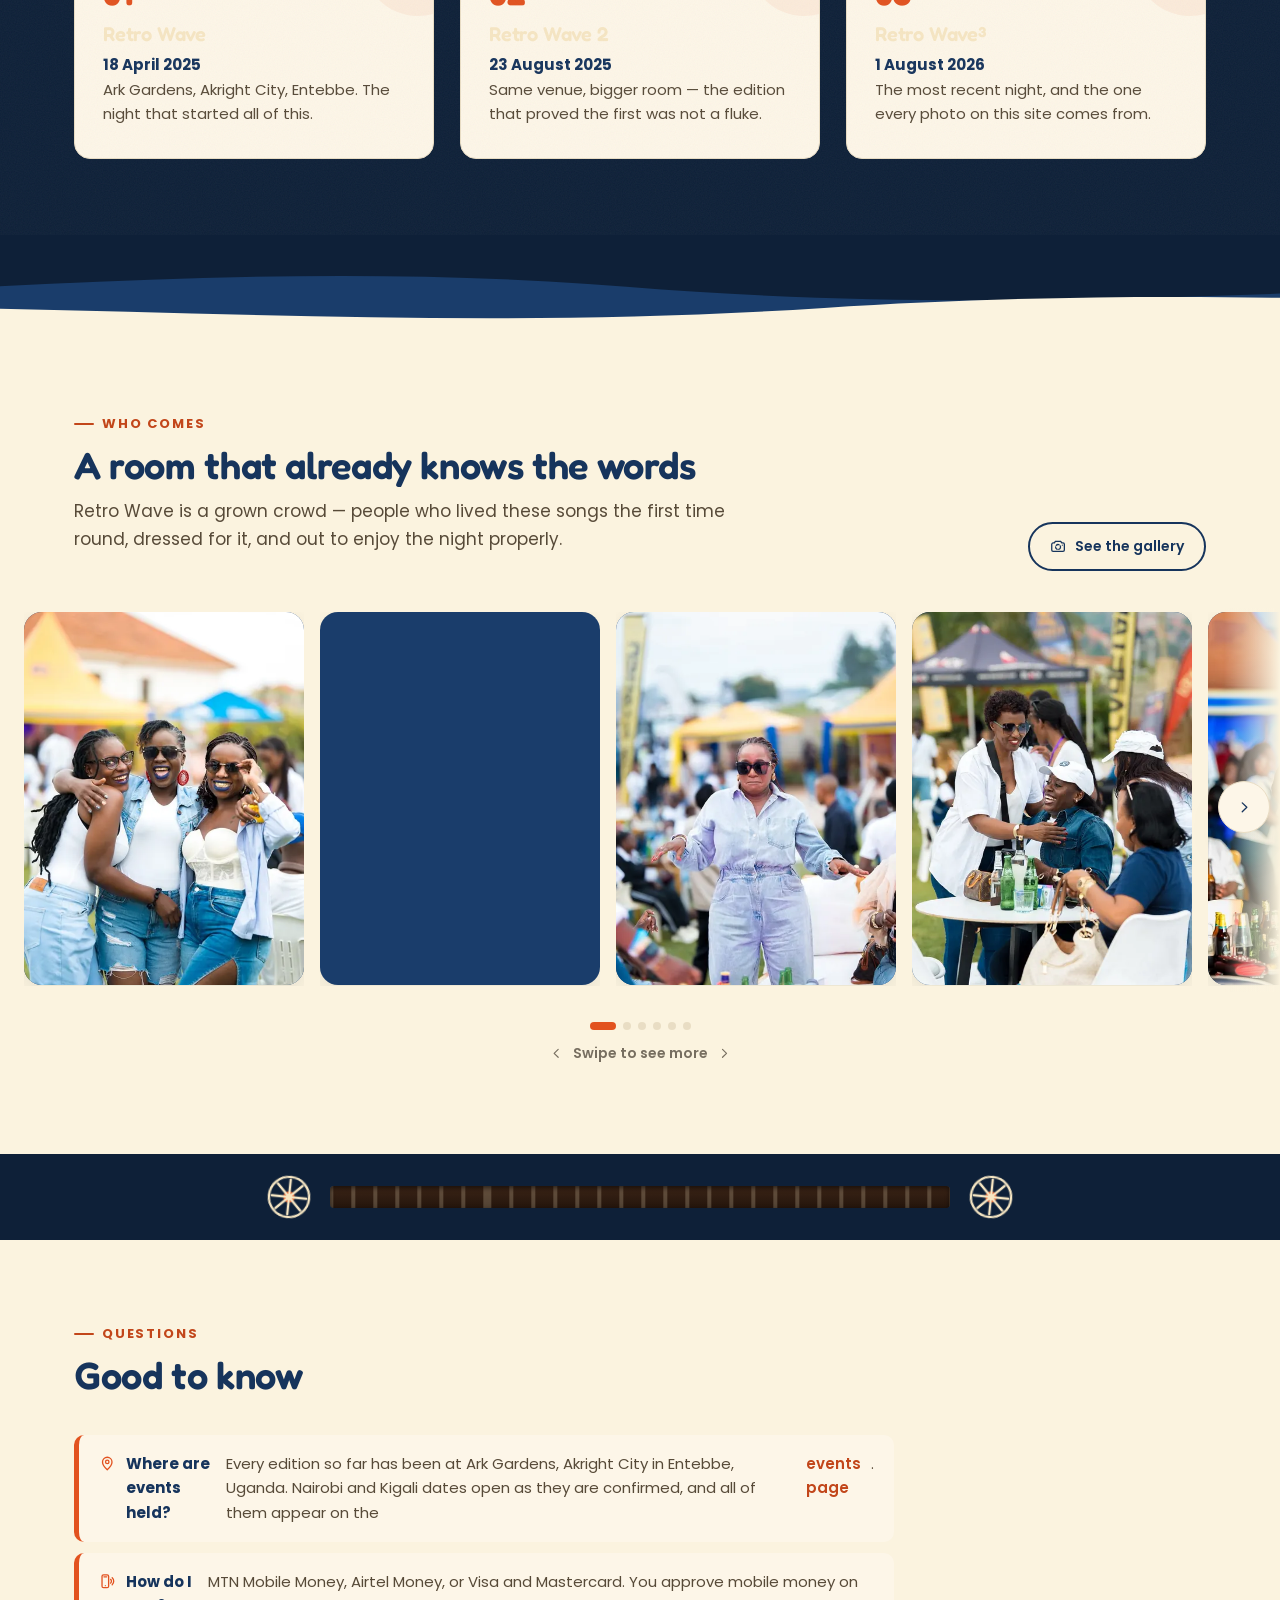
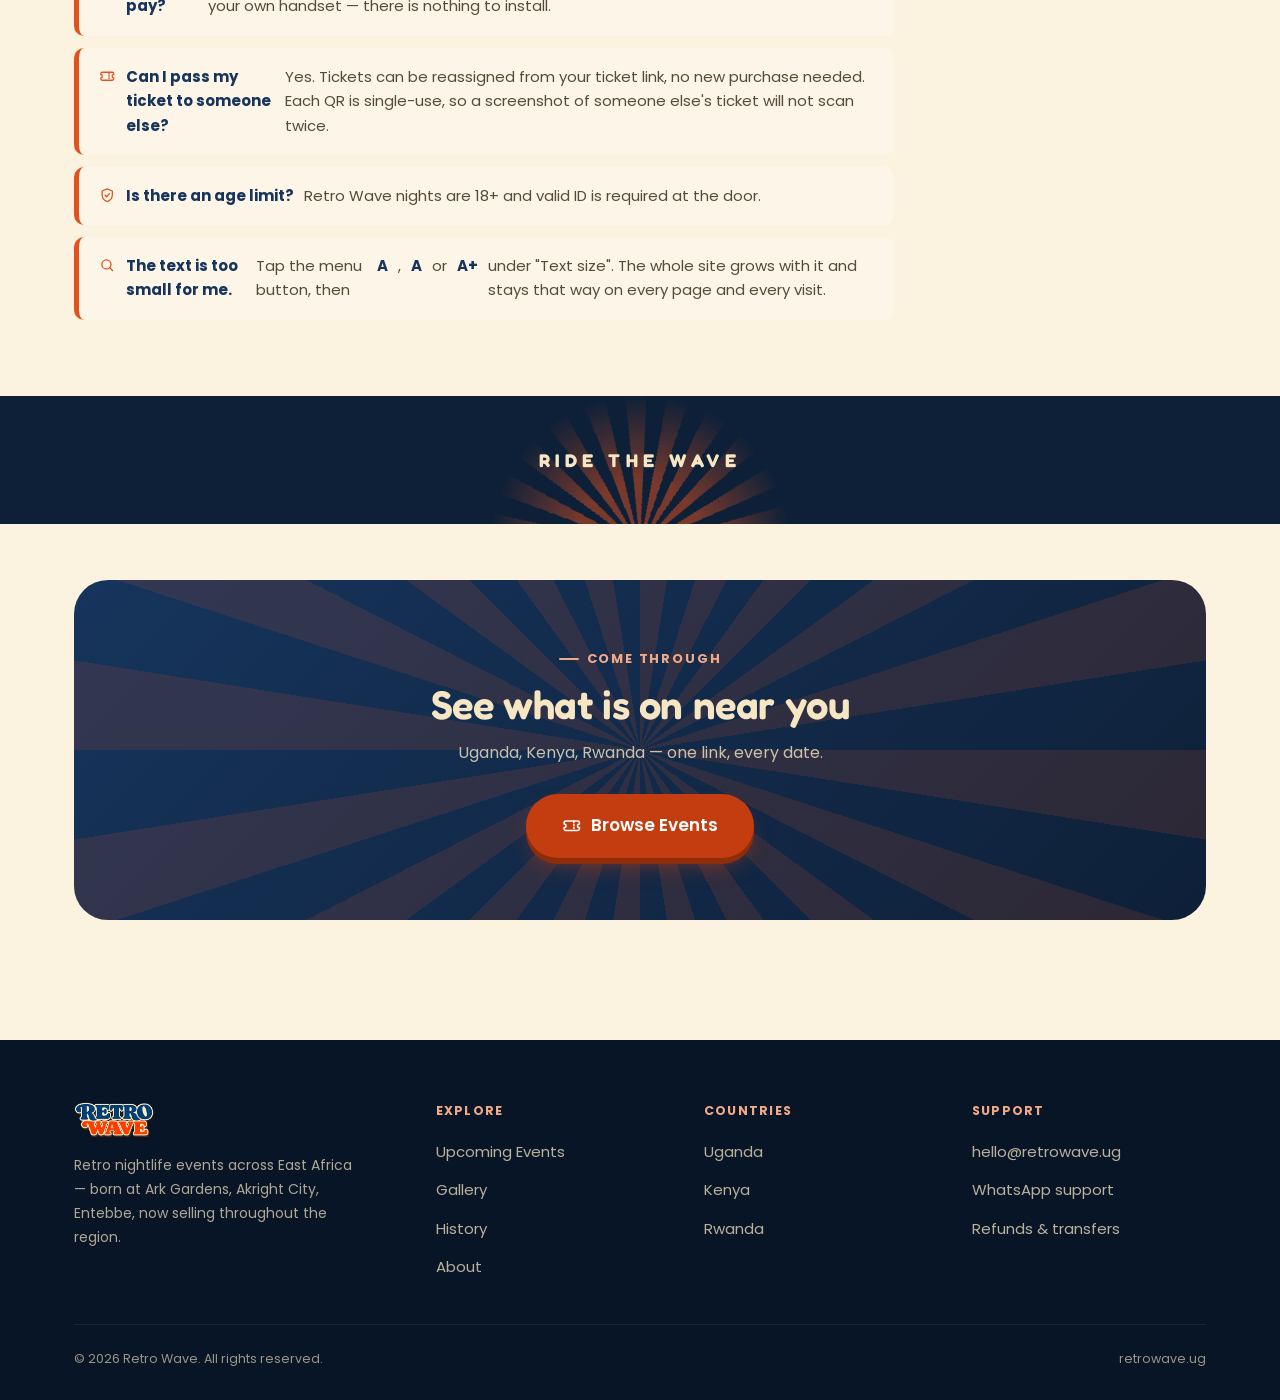
<file: about.html>
<!DOCTYPE html>
<html lang="en">
<head>
<meta charset="UTF-8">
<meta name="viewport" content="width=device-width, initial-scale=1.0, viewport-fit=cover">
<title>About — Retro Wave</title>
<meta name="description" content="Retro Wave started at Ark Gardens, Akright City in Entebbe. Three editions in, and heading across East Africa.">
<meta name="theme-color" content="#0e2038">
<link rel="canonical" href="https://cartelug.github.io/retrowave-site/about.html">

<!-- Link previews (WhatsApp, Facebook, X, iMessage, Slack) -->
<meta property="og:type" content="website">
<meta property="og:site_name" content="Retro Wave">
<meta property="og:locale" content="en_GB">
<meta property="og:url" content="https://cartelug.github.io/retrowave-site/about.html">
<meta property="og:title" content="About — Retro Wave">
<meta property="og:description" content="Retro Wave started at Ark Gardens, Akright City in Entebbe. Three editions in, and heading across East Africa.">
<meta property="og:image" content="https://cartelug.github.io/retrowave-site/assets/og-image.jpg">
<meta property="og:image:width" content="1200">
<meta property="og:image:height" content="630">
<meta property="og:image:alt" content="Retro Wave — the stage at Ark Gardens, Entebbe">
<meta name="twitter:card" content="summary_large_image">
<meta name="twitter:title" content="About — Retro Wave">
<meta name="twitter:description" content="Retro Wave started at Ark Gardens, Akright City in Entebbe. Three editions in, and heading across East Africa.">
<meta name="twitter:image" content="https://cartelug.github.io/retrowave-site/assets/og-image.jpg">

<!-- The wordmark is 2.24:1, so small icons use a purpose-drawn wave mark -->
<link rel="icon" href="assets/favicon-32.png" sizes="32x32" type="image/png">
<link rel="icon" href="assets/favicon-16.png" sizes="16x16" type="image/png">
<link rel="apple-touch-icon" href="assets/apple-touch-icon.png">
<link rel="manifest" href="site.webmanifest">

<link rel="preload" as="font" type="font/woff2" href="assets/fonts/fredoka-600.woff2" crossorigin>
<link rel="preload" as="font" type="font/woff2" href="assets/fonts/poppins-500.woff2" crossorigin>
<link rel="stylesheet" href="styles.css">
<script>document.documentElement.className += ' js';</script>
<noscript><style>
  .preloader{display:none!important}
  .main-nav{display:flex!important;flex-wrap:wrap}
  .nav-toggle{display:none!important}
</style></noscript>
</head>
<body>

<div class="preloader" role="status" aria-live="polite" aria-label="Loading Retro Wave">
  <div class="pl-stage">
    <div class="pl-mark">
      <img class="pl-logo pl-logo--ghost" src="assets/logo.png" alt="Retro Wave" width="1190" height="531">
      <div class="pl-fill" aria-hidden="true">
        <img src="assets/logo.png" alt="" width="1190" height="531">
      </div>
      <div class="pl-crest" aria-hidden="true"></div>
    </div>
    <p class="pl-tag">
      <span style="--i:0">The</span> <span style="--i:1">wave</span>
      <span style="--i:2">is</span> <span style="--i:3"><em>calling</em></span>
    </p>
  </div>
  <div class="pl-foot">
    <span>Est. Entebbe · East Africa</span>
    <span class="pl-pct">0%</span>
  </div>
  <div class="pl-rule" aria-hidden="true"><i></i></div>
</div>

<a class="skip-link" href="#main">Skip to main content</a>

<header class="site-header">
  <div class="wrap">
    <a href="index.html" class="brand" aria-label="Retro Wave home"><img src="assets/logo.png" alt="Retro Wave" width="1190" height="531"></a>
    <nav class="main-nav" aria-label="Main">
      <a href="index.html" style="--i:0">Home</a>
      <a href="events.html" style="--i:1">Events</a>
      <a href="gallery.html" style="--i:2">Gallery</a>
      <a href="history.html" style="--i:3">History</a>
      <a href="about.html" class="active" aria-current="page" style="--i:4">About</a>
    </nav>
    <div class="header-right">
      <a href="events.html" class="btn btn-primary btn-sm">Get Tickets</a>
      <button class="nav-toggle" type="button" aria-label="Open menu" aria-expanded="false" aria-controls="drawer"><i></i><i></i><i></i></button>
    </div>
  </div>
</header>

<div class="drawer" id="drawer" aria-hidden="true">
  <div class="drawer-inner">
    <nav class="drawer-links" aria-label="Mobile">
      <a href="index.html" style="--i:0"><span class="d-ico"><svg class="ico ico--home" viewBox="0 0 24 24" fill="none" stroke="currentColor" stroke-width="1.9" stroke-linecap="round" stroke-linejoin="round" aria-hidden="true"><path d="M3.4 10.6 12 3.6l8.6 7"/>
      <path d="M5.7 9.2v10.2a1 1 0 0 0 1 1h10.6a1 1 0 0 0 1-1V9.2"/>
      <path class="ic-door" d="M9.8 20.4v-5.1a2.2 2.2 0 0 1 4.4 0v5.1"/></svg></span>Home</a>
      <a href="events.html" style="--i:1"><span class="d-ico"><svg class="ico ico--ticket" viewBox="0 0 24 24" fill="none" stroke="currentColor" stroke-width="1.9" stroke-linecap="round" stroke-linejoin="round" aria-hidden="true"><path d="M4.6 6.2h14.8a2 2 0 0 1 2 2v1.5a2.3 2.3 0 0 0 0 4.6v1.5a2 2 0 0 1-2 2H4.6a2 2 0 0 1-2-2v-1.5a2.3 2.3 0 0 0 0-4.6V8.2a2 2 0 0 1 2-2Z"/>
      <path class="ic-perf" d="M14.6 6.6v10.8" stroke-dasharray="1.5 2.1"/></svg></span>Events</a>
      <a href="gallery.html" style="--i:2"><span class="d-ico"><svg class="ico ico--camera" viewBox="0 0 24 24" fill="none" stroke="currentColor" stroke-width="1.9" stroke-linecap="round" stroke-linejoin="round" aria-hidden="true"><path d="M2.6 9.4a2 2 0 0 1 2-2h1.9l1.5-2.3h8l1.5 2.3h1.9a2 2 0 0 1 2 2v8.4a2 2 0 0 1-2 2H4.6a2 2 0 0 1-2-2Z"/>
      <circle class="ic-lens" cx="12" cy="13.4" r="3.7" stroke-dasharray="4.6 2.4"/>
      <circle class="ic-flash" cx="18.4" cy="10.7" r=".85" fill="currentColor" stroke="none"/></svg></span>Gallery</a>
      <a href="history.html" style="--i:3"><span class="d-ico"><svg class="ico ico--cassette" viewBox="0 0 24 24" fill="none" stroke="currentColor" stroke-width="1.9" stroke-linecap="round" stroke-linejoin="round" aria-hidden="true"><rect x="2.6" y="5" width="18.8" height="14" rx="2.3"/>
      <rect x="5.6" y="7.5" width="12.8" height="3.6" rx="1"/>
      <path d="M10.4 14.8h3.2"/>
      <g class="ic-reel"><circle cx="8.4" cy="14.8" r="2.1"/><path d="M8.4 12.7v4.2M6.3 14.8h4.2"/></g>
      <g class="ic-reel ic-reel--b"><circle cx="15.6" cy="14.8" r="2.1"/><path d="M15.6 12.7v4.2M13.5 14.8h4.2"/></g></svg></span>History</a>
      <a href="about.html" class="active" aria-current="page" style="--i:4"><span class="d-ico"><svg class="ico ico--chat" viewBox="0 0 24 24" fill="none" stroke="currentColor" stroke-width="1.9" stroke-linecap="round" stroke-linejoin="round" aria-hidden="true"><path d="M4.2 5.6h15.6a1.9 1.9 0 0 1 1.9 1.9v7.4a1.9 1.9 0 0 1-1.9 1.9h-6.6l-4.4 3.3v-3.3H4.2a1.9 1.9 0 0 1-1.9-1.9V7.5a1.9 1.9 0 0 1 1.9-1.9Z"/>
      <circle class="ic-dot" cx="8.4" cy="11.2" r=".95" fill="currentColor" stroke="none"/>
      <circle class="ic-dot ic-dot--2" cx="12" cy="11.2" r=".95" fill="currentColor" stroke="none"/>
      <circle class="ic-dot ic-dot--3" cx="15.6" cy="11.2" r=".95" fill="currentColor" stroke="none"/></svg></span>About</a>
    </nav>
    <div class="drawer-foot">
      <div class="a11y-bar">
        <span class="a11y-label">Text size</span>
        <button type="button" class="a11y-btn" data-text-step="md" aria-pressed="true">A</button>
        <button type="button" class="a11y-btn" data-text-step="lg" aria-pressed="false"><span class="big">A</span></button>
        <button type="button" class="a11y-btn" data-text-step="xl" aria-pressed="false"><span class="big">A+</span></button>
      </div>
      <div class="a11y-bar">
        <span class="a11y-label">Motion</span>
        <button type="button" class="a11y-btn" data-motion-toggle aria-pressed="false"><svg class="ico ico--moon" viewBox="0 0 24 24" fill="none" stroke="currentColor" stroke-width="1.9" stroke-linecap="round" stroke-linejoin="round" aria-hidden="true"><path d="M20.4 14.6A8.7 8.7 0 0 1 9.4 3.6a8.8 8.8 0 1 0 11 11Z"/></svg> Reduce animations</button>
      </div>
      <a href="events.html" class="btn btn-primary btn-block btn-lg"><svg class="ico ico--ticket" viewBox="0 0 24 24" fill="none" stroke="currentColor" stroke-width="1.9" stroke-linecap="round" stroke-linejoin="round" aria-hidden="true"><path d="M4.6 6.2h14.8a2 2 0 0 1 2 2v1.5a2.3 2.3 0 0 0 0 4.6v1.5a2 2 0 0 1-2 2H4.6a2 2 0 0 1-2-2v-1.5a2.3 2.3 0 0 0 0-4.6V8.2a2 2 0 0 1 2-2Z"/>
      <path class="ic-perf" d="M14.6 6.6v10.8" stroke-dasharray="1.5 2.1"/></svg> Get Tickets</a>
      <p class="drawer-contact">Need help? <a href="mailto:hello@retrowave.ug">hello@retrowave.ug</a></p>
    </div>
  </div>
</div>

<main id="main">
<section class="hero hero--compact grain">
  <div class="wrap hero-inner">
    <span class="eyebrow intro-fade" style="--i:0">Our Story</span>
    <h1>
      <span class="line-mask"><span style="--i:0">The wave</span></span>
      <span class="line-mask"><span style="--i:1">is <em>calling.</em></span></span>
    </h1>
    <p class="lede intro-fade" style="--i:1">It started at Ark Gardens, Akright City in Entebbe with one question at the door — and it has been the same question every edition since.</p>
  </div>
</section>

<div class="divider divider-marquee" aria-hidden="true">
  <div class="mq-track"><span>THE WAVE IS CALLING <i class="mq-star">✦</i> RIDE THE WAVE <i class="mq-star">✦</i> WE LOVE THE 90s <i class="mq-star">✦</i> MELODY HAS NO TIME LIMIT <i class="mq-star">✦</i></span></div>
  <div class="mq-track"><span>THE WAVE IS CALLING <i class="mq-star">✦</i> RIDE THE WAVE <i class="mq-star">✦</i> WE LOVE THE 90s <i class="mq-star">✦</i> MELODY HAS NO TIME LIMIT <i class="mq-star">✦</i></span></div>
</div>

<section>
  <div class="wrap next-up-grid">
    <figure class="img-holder" data-reveal="mask">
      <picture><source type="image/webp" srcset="assets/photos/crowd-night-stage-480.webp 480w, assets/photos/crowd-night-stage-960.webp 960w, assets/photos/crowd-night-stage-1080.webp 1080w" sizes="(max-width: 980px) 92vw, 56vw"><img src="assets/photos/crowd-night-stage.jpg" alt="The Retro Wave crowd at night in front of the stage backdrop" width="1080" height="720" loading="lazy" decoding="async"></picture>
    </figure>
    <div data-reveal="right" style="--d:120">
      <span class="eyebrow">Where It Started</span>
      <h2 style="margin-top:10px; font-size:1.75rem;">Entebbe, and one question at the door</h2>
      <p class="lede" style="margin-top:14px;">Retro Wave began at Ark Gardens, Akright City in Entebbe on 18 April 2025, built around one question: what is the song that still stops you where you stand? Every set since has been an answer to it — decade-spanning, unapologetically nostalgic, and loud in all the right places.</p>
      <p class="lede">Three editions in, the format has not changed and neither has the venue. What is changing is the reach: the same night is heading for Nairobi and Kigali, with one platform handling tickets, history and discovery across all three countries.</p>
      <div style="display:flex; gap:10px; flex-wrap:wrap; margin-top:18px;">
        <span class="event-chip"><svg class="ico ico--pin" viewBox="0 0 24 24" fill="none" stroke="currentColor" stroke-width="1.9" stroke-linecap="round" stroke-linejoin="round" aria-hidden="true"><g class="ic-bob"><path d="M12 21.4s6.9-6.2 6.9-11.2a6.9 6.9 0 1 0-13.8 0c0 5 6.9 11.2 6.9 11.2Z"/>
      <circle cx="12" cy="10" r="2.5"/></g></svg> Born in Entebbe</span>
        <span class="event-chip"><svg class="ico ico--cassette" viewBox="0 0 24 24" fill="none" stroke="currentColor" stroke-width="1.9" stroke-linecap="round" stroke-linejoin="round" aria-hidden="true"><rect x="2.6" y="5" width="18.8" height="14" rx="2.3"/>
      <rect x="5.6" y="7.5" width="12.8" height="3.6" rx="1"/>
      <path d="M10.4 14.8h3.2"/>
      <g class="ic-reel"><circle cx="8.4" cy="14.8" r="2.1"/><path d="M8.4 12.7v4.2M6.3 14.8h4.2"/></g>
      <g class="ic-reel ic-reel--b"><circle cx="15.6" cy="14.8" r="2.1"/><path d="M15.6 12.7v4.2M13.5 14.8h4.2"/></g></svg> 3 editions staged</span>
        <span class="event-chip"><svg class="ico ico--wave" viewBox="0 0 24 24" fill="none" stroke="currentColor" stroke-width="1.9" stroke-linecap="round" stroke-linejoin="round" aria-hidden="true"><path class="ic-wave" d="M1.6 8.4c1.9-2.4 3.8-2.4 5.7 0s3.8 2.4 5.7 0 3.8-2.4 5.7 0 3.8 2.4 5.7 0"/>
      <path class="ic-wave ic-wave--2" d="M1.6 13c1.9-2.4 3.8-2.4 5.7 0s3.8 2.4 5.7 0 3.8-2.4 5.7 0 3.8 2.4 5.7 0"/>
      <path class="ic-wave ic-wave--3" d="M1.6 17.6c1.9-2.4 3.8-2.4 5.7 0s3.8 2.4 5.7 0 3.8-2.4 5.7 0 3.8 2.4 5.7 0"/></svg> Kenya &amp; Rwanda next</span>
      </div>
    </div>
  </div>
</section>

<div class="divider divider-wave divider-wave--to-navy" aria-hidden="true">
  <svg class="w-back" viewBox="0 0 1440 120" preserveAspectRatio="none"><path d="M0,64 C240,110 420,10 720,52 C1020,94 1200,20 1440,58 L1440,120 L0,120 Z"/></svg>
  <svg class="w-front" viewBox="0 0 1440 120" preserveAspectRatio="none"><path d="M0,86 C260,40 480,116 760,80 C1040,44 1240,104 1440,72 L1440,120 L0,120 Z"/></svg>
</div>

<section class="on-navy grain" style="padding-top:52px;">
  <div class="wrap">
    <div class="section-head">
      <div>
        <span class="eyebrow" data-reveal="up">The Editions</span>
        <h2 data-reveal="up" style="--d:80">Three nights, one address</h2>
      </div>
      <a href="history.html" class="btn btn-ghost btn-sm" data-reveal="up" style="--d:150"><svg class="ico ico--cassette" viewBox="0 0 24 24" fill="none" stroke="currentColor" stroke-width="1.9" stroke-linecap="round" stroke-linejoin="round" aria-hidden="true"><rect x="2.6" y="5" width="18.8" height="14" rx="2.3"/>
      <rect x="5.6" y="7.5" width="12.8" height="3.6" rx="1"/>
      <path d="M10.4 14.8h3.2"/>
      <g class="ic-reel"><circle cx="8.4" cy="14.8" r="2.1"/><path d="M8.4 12.7v4.2M6.3 14.8h4.2"/></g>
      <g class="ic-reel ic-reel--b"><circle cx="15.6" cy="14.8" r="2.1"/><path d="M15.6 12.7v4.2M13.5 14.8h4.2"/></g></svg> Full history</a>
    </div>
    <div class="steps-grid" data-stagger="110">
      <div class="stat step-card" data-reveal="up">
        <span class="n">01</span>
        <h3>Retro Wave</h3>
        <p><b style="color:var(--navy);">18 April 2025</b><br>Ark Gardens, Akright City, Entebbe. The night that started all of this.</p>
      </div>
      <div class="stat step-card" data-reveal="up">
        <span class="n">02</span>
        <h3>Retro Wave 2</h3>
        <p><b style="color:var(--navy);">23 August 2025</b><br>Same venue, bigger room — the edition that proved the first was not a fluke.</p>
      </div>
      <div class="stat step-card" data-reveal="up">
        <span class="n">03</span>
        <h3>Retro Wave³</h3>
        <p><b style="color:var(--navy);">1 August 2026</b><br>The most recent night, and the one every photo on this site comes from.</p>
      </div>
    </div>
  </div>
</section>

<div class="divider divider-wave divider-wave--to-cream" aria-hidden="true">
  <svg class="w-back" viewBox="0 0 1440 120" preserveAspectRatio="none"><path d="M0,56 C220,104 460,12 740,54 C1020,96 1230,26 1440,64 L1440,120 L0,120 Z"/></svg>
  <svg class="w-front" viewBox="0 0 1440 120" preserveAspectRatio="none"><path d="M0,90 C280,48 500,110 780,76 C1060,42 1260,98 1440,66 L1440,120 L0,120 Z"/></svg>
</div>

<section class="section--tight" style="padding-top:56px;">
  <div class="wrap">
    <div class="section-head">
      <div>
        <span class="eyebrow" data-reveal="up">Who Comes</span>
        <h2 data-reveal="up" style="--d:80">A room that already knows the words</h2>
        <p class="lede" data-reveal="up" style="--d:150; margin-top:12px;">Retro Wave is a grown crowd — people who lived these songs the first time round, dressed for it, and out to enjoy the night properly.</p>
      </div>
      <a href="gallery.html" class="btn btn-outline-navy btn-sm" data-reveal="up" style="--d:200"><svg class="ico ico--camera" viewBox="0 0 24 24" fill="none" stroke="currentColor" stroke-width="1.9" stroke-linecap="round" stroke-linejoin="round" aria-hidden="true"><path d="M2.6 9.4a2 2 0 0 1 2-2h1.9l1.5-2.3h8l1.5 2.3h1.9a2 2 0 0 1 2 2v8.4a2 2 0 0 1-2 2H4.6a2 2 0 0 1-2-2Z"/>
      <circle class="ic-lens" cx="12" cy="13.4" r="3.7" stroke-dasharray="4.6 2.4"/>
      <circle class="ic-flash" cx="18.4" cy="10.7" r=".85" fill="currentColor" stroke="none"/></svg> See the gallery</a>
    </div>
  </div>
  <div class="rail-shell" data-reveal-group>
    <div class="rail-view">
      <button type="button" class="rail-arrow rail-prev" aria-label="Previous photos"><svg class="ico ico--chevron-left" viewBox="0 0 24 24" fill="none" stroke="currentColor" stroke-width="1.9" stroke-linecap="round" stroke-linejoin="round" aria-hidden="true"><path d="M15 5.6 8.4 12 15 18.4"/></svg></button>
      <div class="gallery-rail" data-stagger="70">
      <button type="button" class="g-tile img-holder" data-reveal="zoom"
              data-lightbox="assets/photos/trio-denim-pose-720.webp" data-caption="Three of a kind">
        <picture><source type="image/webp" srcset="assets/photos/trio-denim-pose-480.webp 480w, assets/photos/trio-denim-pose-720.webp 720w" sizes="(max-width: 780px) 74vw, 280px"><img src="assets/photos/trio-denim-pose.jpg" alt="Three guests in denim posing together" width="720" height="1080" loading="lazy" decoding="async"></picture>
        <span class="g-cap">Three of a kind</span>
      </button>
      <button type="button" class="g-tile img-holder" data-reveal="zoom"
              data-lightbox="assets/photos/laughing-pair-720.webp" data-caption="Reunion energy">
        <picture><source type="image/webp" srcset="assets/photos/laughing-pair-480.webp 480w, assets/photos/laughing-pair-720.webp 720w" sizes="(max-width: 780px) 74vw, 280px"><img src="assets/photos/laughing-pair.jpg" alt="Two guests laughing together at a table" width="720" height="1080" loading="lazy" decoding="async"></picture>
        <span class="g-cap">Reunion energy</span>
      </button>
      <button type="button" class="g-tile img-holder" data-reveal="zoom"
              data-lightbox="assets/photos/denim-jumpsuit-dance-720.webp" data-caption="Acid wash, no notes">
        <picture><source type="image/webp" srcset="assets/photos/denim-jumpsuit-dance-480.webp 480w, assets/photos/denim-jumpsuit-dance-720.webp 720w" sizes="(max-width: 780px) 74vw, 280px"><img src="assets/photos/denim-jumpsuit-dance.jpg" alt="A guest dancing in an acid-wash denim jumpsuit" width="720" height="1080" loading="lazy" decoding="async"></picture>
        <span class="g-cap">Acid wash, no notes</span>
      </button>
      <button type="button" class="g-tile img-holder" data-reveal="zoom"
              data-lightbox="assets/photos/table-greeting-854.webp" data-caption="Everyone knows everyone">
        <picture><source type="image/webp" srcset="assets/photos/table-greeting-480.webp 480w, assets/photos/table-greeting-854.webp 854w" sizes="(max-width: 780px) 74vw, 280px"><img src="assets/photos/table-greeting.jpg" alt="Guests greeting each other around a table" width="854" height="1280" loading="lazy" decoding="async"></picture>
        <span class="g-cap">Everyone knows everyone</span>
      </button>
      <button type="button" class="g-tile img-holder" data-reveal="zoom"
              data-lightbox="assets/photos/hands-up-blue-854.webp" data-caption="Hands up">
        <picture><source type="image/webp" srcset="assets/photos/hands-up-blue-480.webp 480w, assets/photos/hands-up-blue-854.webp 854w" sizes="(max-width: 780px) 74vw, 280px"><img src="assets/photos/hands-up-blue.jpg" alt="A guest with both hands raised under blue light" width="854" height="1280" loading="lazy" decoding="async"></picture>
        <span class="g-cap">Hands up</span>
      </button>
      <button type="button" class="g-tile img-holder" data-reveal="zoom"
              data-lightbox="assets/photos/slow-dance-dusk-720.webp" data-caption="A slow one at dusk">
        <picture><source type="image/webp" srcset="assets/photos/slow-dance-dusk-480.webp 480w, assets/photos/slow-dance-dusk-720.webp 720w" sizes="(max-width: 780px) 74vw, 280px"><img src="assets/photos/slow-dance-dusk.jpg" alt="A couple dancing closely at dusk" width="720" height="1080" loading="lazy" decoding="async"></picture>
        <span class="g-cap">A slow one at dusk</span>
      </button>
      </div>
      <button type="button" class="rail-arrow rail-next" aria-label="More photos"><svg class="ico ico--chevron-right" viewBox="0 0 24 24" fill="none" stroke="currentColor" stroke-width="1.9" stroke-linecap="round" stroke-linejoin="round" aria-hidden="true"><path d="M9 5.6 15.6 12 9 18.4"/></svg></button>
    </div>
    <div class="rail-dots" role="group" aria-label="Photo position"></div>
    <p class="rail-hint"><svg class="ico ico--chevron-left" viewBox="0 0 24 24" fill="none" stroke="currentColor" stroke-width="1.9" stroke-linecap="round" stroke-linejoin="round" aria-hidden="true"><path d="M15 5.6 8.4 12 15 18.4"/></svg> Swipe to see more <svg class="ico ico--chevron-right" viewBox="0 0 24 24" fill="none" stroke="currentColor" stroke-width="1.9" stroke-linecap="round" stroke-linejoin="round" aria-hidden="true"><path d="M9 5.6 15.6 12 9 18.4"/></svg></p>
  </div>
</section>

<div class="divider divider-tape" aria-hidden="true">
  <svg class="reel" viewBox="0 0 48 48" aria-hidden="true"><circle cx="24" cy="24" r="21" fill="none" stroke="#f6e6c3" stroke-width="2.5"/><circle cx="24" cy="24" r="6" fill="#e2521f"/><g stroke="#f6e6c3" stroke-width="2.5" stroke-linecap="round"><line x1="24" y1="6" x2="24" y2="42"/><line x1="6" y1="24" x2="42" y2="24"/><line x1="11" y1="11" x2="37" y2="37"/><line x1="37" y1="11" x2="11" y2="37"/></g></svg>
  <span class="tape-band"></span>
  <svg class="reel" viewBox="0 0 48 48" aria-hidden="true"><circle cx="24" cy="24" r="21" fill="none" stroke="#f6e6c3" stroke-width="2.5"/><circle cx="24" cy="24" r="6" fill="#e2521f"/><g stroke="#f6e6c3" stroke-width="2.5" stroke-linecap="round"><line x1="24" y1="6" x2="24" y2="42"/><line x1="6" y1="24" x2="42" y2="24"/><line x1="11" y1="11" x2="37" y2="37"/><line x1="37" y1="11" x2="11" y2="37"/></g></svg>
</div>

<section>
  <div class="wrap">
    <div class="section-head">
      <div>
        <span class="eyebrow" data-reveal="up">Questions</span>
        <h2 data-reveal="up" style="--d:80">Good to know</h2>
      </div>
    </div>
    <div class="stack" style="max-width:820px;" data-stagger="80">
      <div class="notice" data-reveal="up"><svg class="ico ico--pin" viewBox="0 0 24 24" fill="none" stroke="currentColor" stroke-width="1.9" stroke-linecap="round" stroke-linejoin="round" aria-hidden="true"><g class="ic-bob"><path d="M12 21.4s6.9-6.2 6.9-11.2a6.9 6.9 0 1 0-13.8 0c0 5 6.9 11.2 6.9 11.2Z"/>
      <circle cx="12" cy="10" r="2.5"/></g></svg> <b>Where are events held?</b> Every edition so far has been at Ark Gardens, Akright City in Entebbe, Uganda. Nairobi and Kigali dates open as they are confirmed, and all of them appear on the <a href="events.html" style="color:var(--orange-text);font-weight:600;">events page</a>.</div>
      <div class="notice" data-reveal="up"><svg class="ico ico--momo" viewBox="0 0 24 24" fill="none" stroke="currentColor" stroke-width="1.9" stroke-linecap="round" stroke-linejoin="round" aria-hidden="true"><rect x="4.4" y="2.6" width="9.6" height="18.8" rx="2.2"/>
      <path d="M7.2 5.6h4"/>
      <circle cx="9.2" cy="18.4" r=".85" fill="currentColor" stroke="none"/>
      <path class="ic-arc" d="M16.8 9.2a3.7 3.7 0 0 1 0 5.6"/>
      <path class="ic-arc ic-arc--2" d="M19.2 7a6.8 6.8 0 0 1 0 10"/></svg> <b>How do I pay?</b> MTN Mobile Money, Airtel Money, or Visa and Mastercard. You approve mobile money on your own handset — there is nothing to install.</div>
      <div class="notice" data-reveal="up"><svg class="ico ico--ticket" viewBox="0 0 24 24" fill="none" stroke="currentColor" stroke-width="1.9" stroke-linecap="round" stroke-linejoin="round" aria-hidden="true"><path d="M4.6 6.2h14.8a2 2 0 0 1 2 2v1.5a2.3 2.3 0 0 0 0 4.6v1.5a2 2 0 0 1-2 2H4.6a2 2 0 0 1-2-2v-1.5a2.3 2.3 0 0 0 0-4.6V8.2a2 2 0 0 1 2-2Z"/>
      <path class="ic-perf" d="M14.6 6.6v10.8" stroke-dasharray="1.5 2.1"/></svg> <b>Can I pass my ticket to someone else?</b> Yes. Tickets can be reassigned from your ticket link, no new purchase needed. Each QR is single-use, so a screenshot of someone else's ticket will not scan twice.</div>
      <div class="notice" data-reveal="up"><svg class="ico ico--shield" viewBox="0 0 24 24" fill="none" stroke="currentColor" stroke-width="1.9" stroke-linecap="round" stroke-linejoin="round" aria-hidden="true"><path d="m12 2.8 7.4 3v5.4c0 4.6-3.1 8.5-7.4 10-4.3-1.5-7.4-5.4-7.4-10V5.8Z"/>
      <path class="ic-draw" d="m8.8 11.9 2.3 2.3 4.1-4.5" stroke-dasharray="11"/></svg> <b>Is there an age limit?</b> Retro Wave nights are 18+ and valid ID is required at the door.</div>
      <div class="notice" data-reveal="up"><svg class="ico ico--search" viewBox="0 0 24 24" fill="none" stroke="currentColor" stroke-width="1.9" stroke-linecap="round" stroke-linejoin="round" aria-hidden="true"><circle cx="10.8" cy="10.8" r="6.6"/><path d="m15.6 15.6 4 4"/></svg> <b>The text is too small for me.</b> Tap the menu button, then <b>A</b>, <b>A</b> or <b>A+</b> under "Text size". The whole site grows with it and stays that way on every page and every visit.</div>
    </div>
  </div>
</section>

<div class="divider divider-burst" aria-hidden="true">
  <span class="burst-disc"></span>
  <span class="burst-label">Ride the wave</span>
</div>

<section style="padding-top:56px;">
  <div class="wrap">
    <div class="cta-band" data-reveal="zoom">
      <span class="eyebrow" style="color:var(--peach);">Come Through</span>
      <h2 style="margin-top:12px;">See what is on near you</h2>
      <p>Uganda, Kenya, Rwanda — one link, every date.</p>
      <a href="events.html" class="btn btn-primary btn-lg"><svg class="ico ico--ticket" viewBox="0 0 24 24" fill="none" stroke="currentColor" stroke-width="1.9" stroke-linecap="round" stroke-linejoin="round" aria-hidden="true"><path d="M4.6 6.2h14.8a2 2 0 0 1 2 2v1.5a2.3 2.3 0 0 0 0 4.6v1.5a2 2 0 0 1-2 2H4.6a2 2 0 0 1-2-2v-1.5a2.3 2.3 0 0 0 0-4.6V8.2a2 2 0 0 1 2-2Z"/>
      <path class="ic-perf" d="M14.6 6.6v10.8" stroke-dasharray="1.5 2.1"/></svg> Browse Events</a>
    </div>
  </div>
</section>
</main>

<footer class="site-footer">
  <div class="wrap">
    <div class="footer-grid">
      <div>
        <img src="assets/logo.png" alt="Retro Wave" width="1190" height="531">
        <p>Retro nightlife events across East Africa — born at Ark Gardens, Akright City, Entebbe, now selling throughout the region.</p>
      </div>
      <div class="footer-col">
        <h2 class="footer-h">Explore</h2>
        <a href="events.html">Upcoming Events</a>
        <a href="gallery.html">Gallery</a>
        <a href="history.html">History</a>
        <a href="about.html">About</a>
      </div>
      <div class="footer-col">
        <h2 class="footer-h">Countries</h2>
        <a href="events.html">Uganda</a>
        <a href="events.html">Kenya</a>
        <a href="events.html">Rwanda</a>
      </div>
      <div class="footer-col">
        <h2 class="footer-h">Support</h2>
        <a href="mailto:hello@retrowave.ug">hello@retrowave.ug</a>
        <span>WhatsApp support</span>
        <span>Refunds &amp; transfers</span>
      </div>
    </div>
    <div class="footer-bottom">
      <span>© 2026 Retro Wave. All rights reserved.</span>
      <span>retrowave.ug</span>
    </div>
  </div>
</footer>

<nav class="mobile-dock" aria-label="Quick links">
  <ul>
    <li><a href="index.html" class=""><span class="d-ico"><svg class="ico ico--home" viewBox="0 0 24 24" fill="none" stroke="currentColor" stroke-width="1.9" stroke-linecap="round" stroke-linejoin="round" aria-hidden="true"><path d="M3.4 10.6 12 3.6l8.6 7"/>
      <path d="M5.7 9.2v10.2a1 1 0 0 0 1 1h10.6a1 1 0 0 0 1-1V9.2"/>
      <path class="ic-door" d="M9.8 20.4v-5.1a2.2 2.2 0 0 1 4.4 0v5.1"/></svg></span>Home</a></li>
    <li><a href="events.html" class=""><span class="d-ico"><svg class="ico ico--ticket" viewBox="0 0 24 24" fill="none" stroke="currentColor" stroke-width="1.9" stroke-linecap="round" stroke-linejoin="round" aria-hidden="true"><path d="M4.6 6.2h14.8a2 2 0 0 1 2 2v1.5a2.3 2.3 0 0 0 0 4.6v1.5a2 2 0 0 1-2 2H4.6a2 2 0 0 1-2-2v-1.5a2.3 2.3 0 0 0 0-4.6V8.2a2 2 0 0 1 2-2Z"/>
      <path class="ic-perf" d="M14.6 6.6v10.8" stroke-dasharray="1.5 2.1"/></svg></span>Events</a></li>
    <li><a href="event.html" class="dock-cta"><span class="d-ico"><svg class="ico ico--ticket" viewBox="0 0 24 24" fill="none" stroke="currentColor" stroke-width="1.9" stroke-linecap="round" stroke-linejoin="round" aria-hidden="true"><path d="M4.6 6.2h14.8a2 2 0 0 1 2 2v1.5a2.3 2.3 0 0 0 0 4.6v1.5a2 2 0 0 1-2 2H4.6a2 2 0 0 1-2-2v-1.5a2.3 2.3 0 0 0 0-4.6V8.2a2 2 0 0 1 2-2Z"/>
      <path class="ic-perf" d="M14.6 6.6v10.8" stroke-dasharray="1.5 2.1"/></svg></span>Tickets</a></li>
    <li><a href="gallery.html" class=""><span class="d-ico"><svg class="ico ico--camera" viewBox="0 0 24 24" fill="none" stroke="currentColor" stroke-width="1.9" stroke-linecap="round" stroke-linejoin="round" aria-hidden="true"><path d="M2.6 9.4a2 2 0 0 1 2-2h1.9l1.5-2.3h8l1.5 2.3h1.9a2 2 0 0 1 2 2v8.4a2 2 0 0 1-2 2H4.6a2 2 0 0 1-2-2Z"/>
      <circle class="ic-lens" cx="12" cy="13.4" r="3.7" stroke-dasharray="4.6 2.4"/>
      <circle class="ic-flash" cx="18.4" cy="10.7" r=".85" fill="currentColor" stroke="none"/></svg></span>Photos</a></li>
    <li><a href="about.html" class="active" aria-current="page"><span class="d-ico"><svg class="ico ico--chat" viewBox="0 0 24 24" fill="none" stroke="currentColor" stroke-width="1.9" stroke-linecap="round" stroke-linejoin="round" aria-hidden="true"><path d="M4.2 5.6h15.6a1.9 1.9 0 0 1 1.9 1.9v7.4a1.9 1.9 0 0 1-1.9 1.9h-6.6l-4.4 3.3v-3.3H4.2a1.9 1.9 0 0 1-1.9-1.9V7.5a1.9 1.9 0 0 1 1.9-1.9Z"/>
      <circle class="ic-dot" cx="8.4" cy="11.2" r=".95" fill="currentColor" stroke="none"/>
      <circle class="ic-dot ic-dot--2" cx="12" cy="11.2" r=".95" fill="currentColor" stroke="none"/>
      <circle class="ic-dot ic-dot--3" cx="15.6" cy="11.2" r=".95" fill="currentColor" stroke="none"/></svg></span>About</a></li>
  </ul>
</nav>

<button class="to-top" type="button" aria-label="Back to top"><svg class="ico ico--arrow-up" viewBox="0 0 24 24" fill="none" stroke="currentColor" stroke-width="1.9" stroke-linecap="round" stroke-linejoin="round" aria-hidden="true"><path d="M12 19.4V5.2"/><path d="M6.4 10.8 12 5.2l5.6 5.6"/></svg></button>

<script src="script.js"></script>
</body>
</html>
</file>
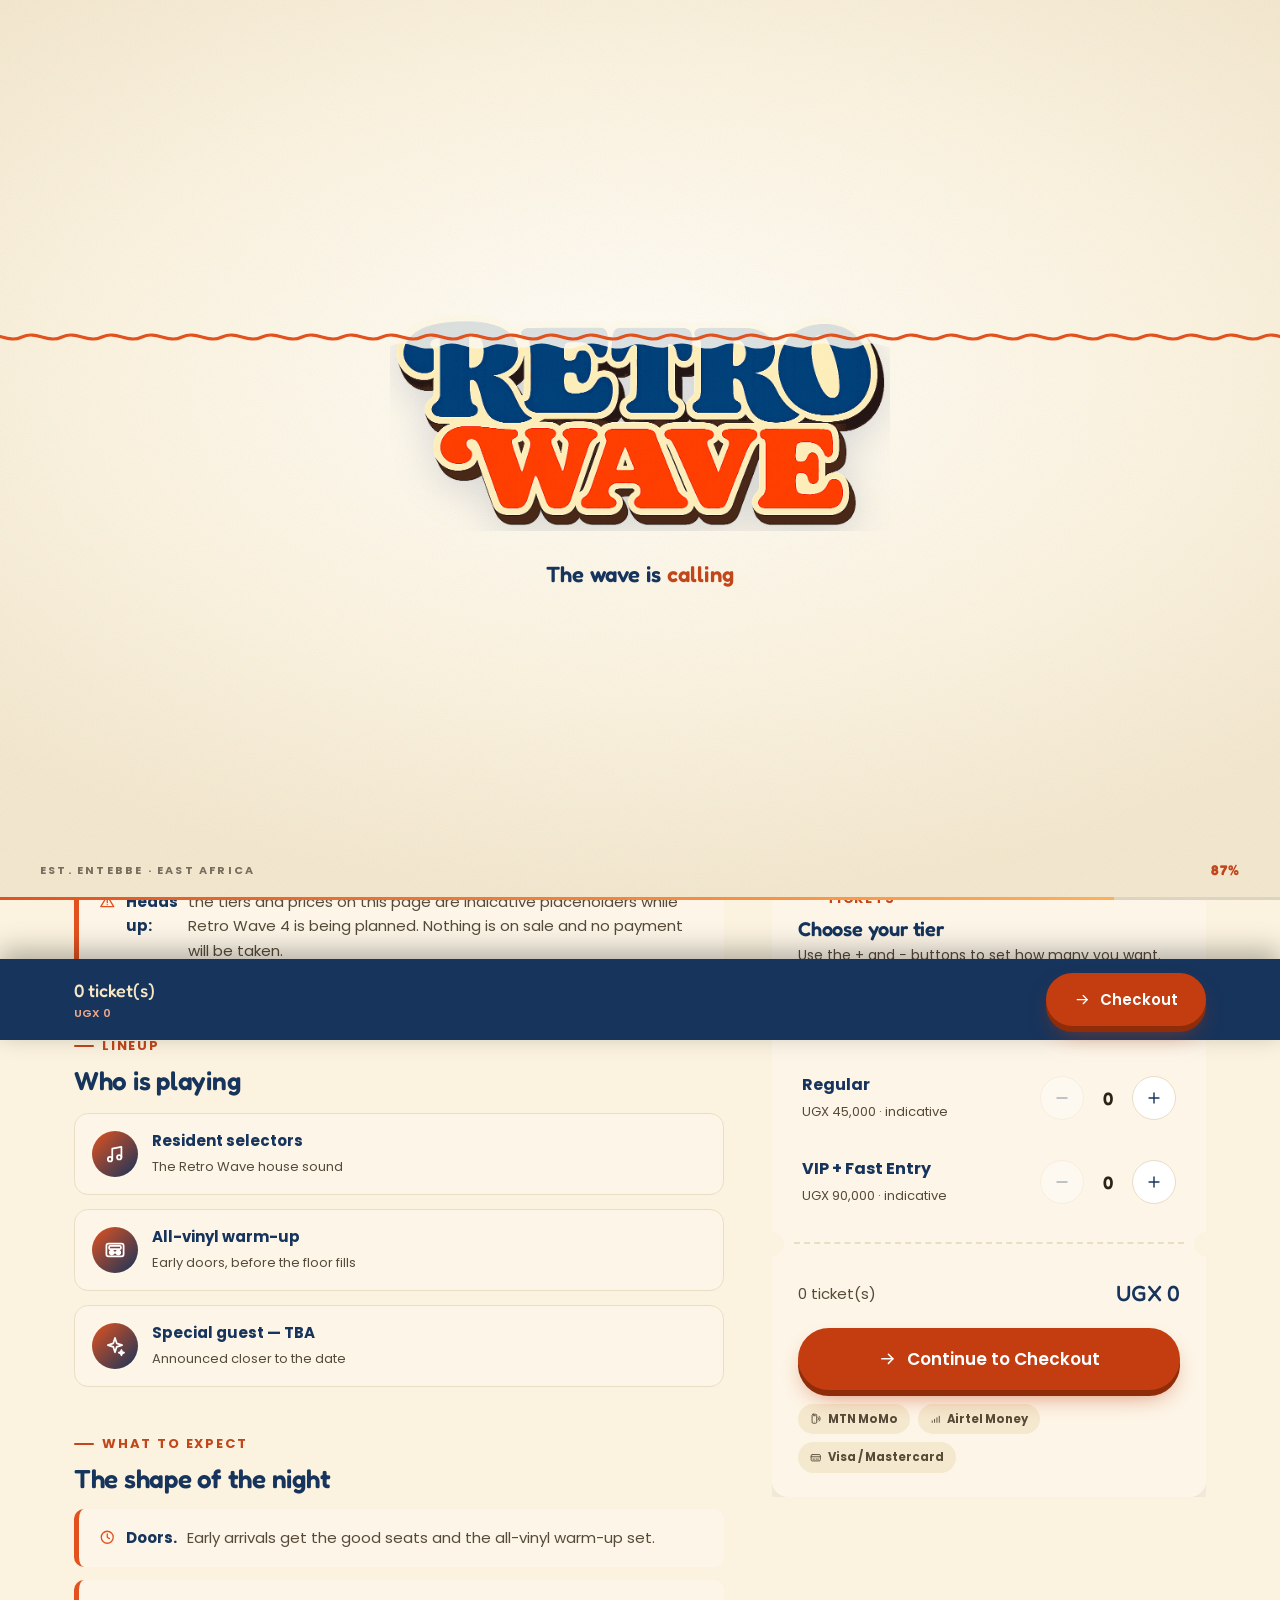
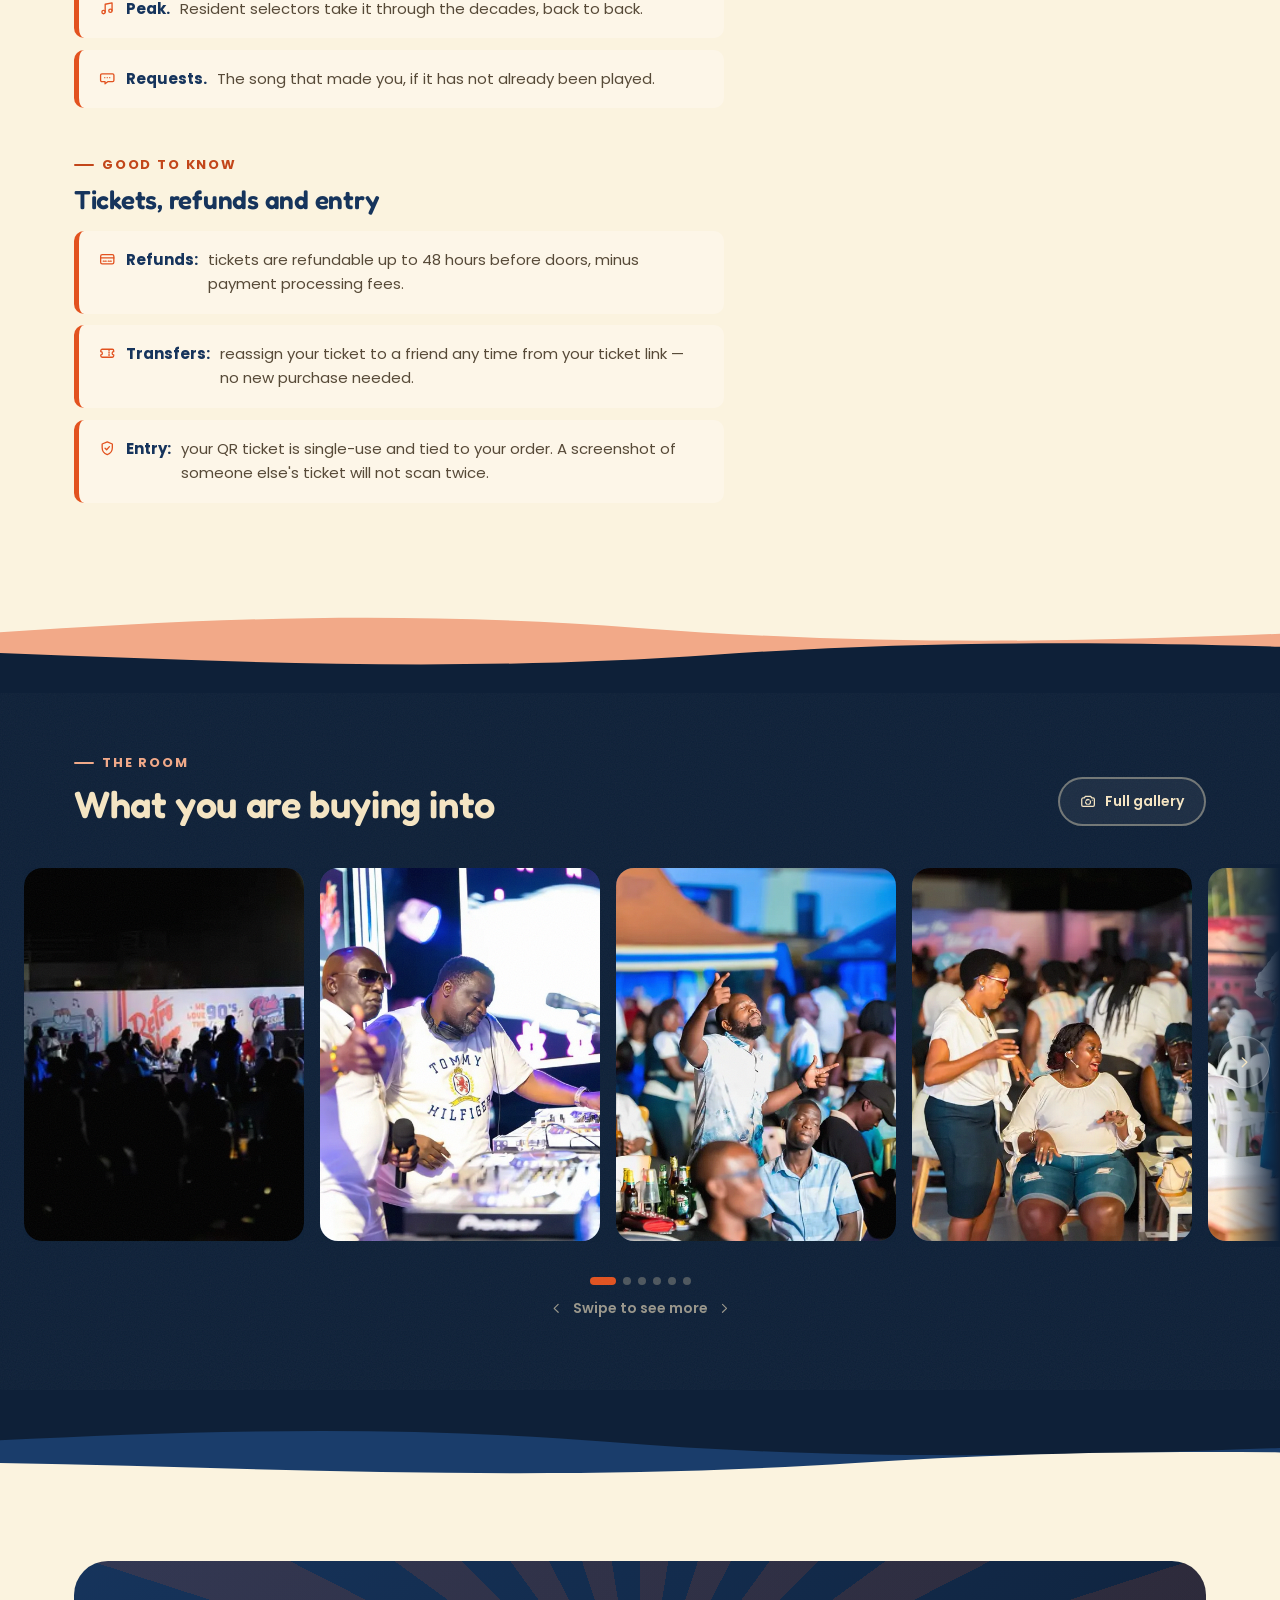
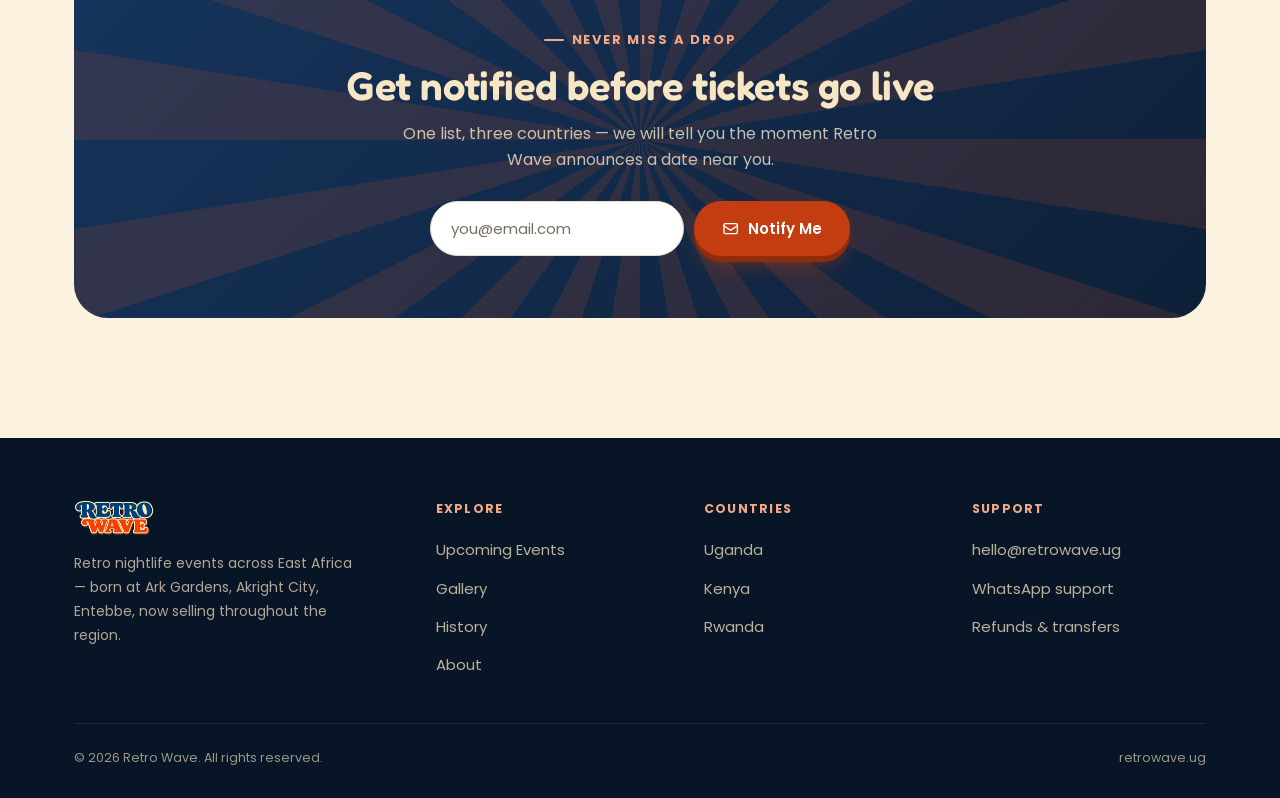
<file: event.html>
<!DOCTYPE html>
<html lang="en">
<head>
<meta charset="UTF-8">
<meta name="viewport" content="width=device-width, initial-scale=1.0, viewport-fit=cover">
<title>Retro Wave 4 — Retro Wave</title>
<meta name="description" content="Retro Wave 4 at Ark Gardens, Akright City, Entebbe. Tickets via MTN Mobile Money, Airtel Money or card.">
<meta name="theme-color" content="#0e2038">
<link rel="canonical" href="https://cartelug.github.io/retrowave-site/event.html">

<!-- Link previews (WhatsApp, Facebook, X, iMessage, Slack) -->
<meta property="og:type" content="website">
<meta property="og:site_name" content="Retro Wave">
<meta property="og:locale" content="en_GB">
<meta property="og:url" content="https://cartelug.github.io/retrowave-site/event.html">
<meta property="og:title" content="Retro Wave 4 — Retro Wave">
<meta property="og:description" content="Retro Wave 4 at Ark Gardens, Akright City, Entebbe. Tickets via MTN Mobile Money, Airtel Money or card.">
<meta property="og:image" content="https://cartelug.github.io/retrowave-site/assets/og-image.jpg">
<meta property="og:image:width" content="1200">
<meta property="og:image:height" content="630">
<meta property="og:image:alt" content="Retro Wave — the stage at Ark Gardens, Entebbe">
<meta name="twitter:card" content="summary_large_image">
<meta name="twitter:title" content="Retro Wave 4 — Retro Wave">
<meta name="twitter:description" content="Retro Wave 4 at Ark Gardens, Akright City, Entebbe. Tickets via MTN Mobile Money, Airtel Money or card.">
<meta name="twitter:image" content="https://cartelug.github.io/retrowave-site/assets/og-image.jpg">

<!-- The wordmark is 2.24:1, so small icons use a purpose-drawn wave mark -->
<link rel="icon" href="assets/favicon-32.png" sizes="32x32" type="image/png">
<link rel="icon" href="assets/favicon-16.png" sizes="16x16" type="image/png">
<link rel="apple-touch-icon" href="assets/apple-touch-icon.png">
<link rel="manifest" href="site.webmanifest">

<link rel="preload" as="font" type="font/woff2" href="assets/fonts/fredoka-600.woff2" crossorigin>
<link rel="preload" as="font" type="font/woff2" href="assets/fonts/poppins-500.woff2" crossorigin>
<link rel="stylesheet" href="styles.css">
<script>document.documentElement.className += ' js';</script>
<noscript><style>
  .preloader{display:none!important}
  .main-nav{display:flex!important;flex-wrap:wrap}
  .nav-toggle{display:none!important}
</style></noscript>
<style>
  .event-hero { position:relative; background: linear-gradient(180deg, #fffdf7 0%, var(--cream) 62%); padding: 30px 0 0; overflow:hidden; }
  .breadcrumb { position:relative; z-index:2; font-size:.8125rem; color:var(--ink-faint); margin-bottom:18px; }
  .breadcrumb a { color:var(--ink-soft); font-weight:500; }
  .breadcrumb a:hover { color:var(--orange); text-decoration:underline; }

  .event-hero-grid { position:relative; z-index:2; display:grid; grid-template-columns:.82fr 1.18fr; gap:44px; align-items:center; padding-bottom:46px; }
  .event-hero .poster-art { aspect-ratio:4/5; border-radius:var(--radius-lg); box-shadow: var(--shadow-lift); }
  .event-title-block h1 { color:var(--navy); font-size:clamp(2rem,4.6vw,3.1rem); margin:14px 0 12px; letter-spacing:-.02em; }
  .event-facts { display:flex; gap:26px; flex-wrap:wrap; margin-top:22px; }
  .event-fact { color:var(--ink-soft); font-size:.9375rem; display:flex; gap:10px; align-items:flex-start; }
  .event-fact .ico { color:var(--orange); margin-top:2px; }
  .event-fact b { display:block; color:var(--navy); font-family:var(--font-display); font-size:1.0625rem; font-weight:600; }

  .detail-grid { display:grid; grid-template-columns:1.5fr 1fr; gap:48px; align-items:start; }

  .lineup-list { display:flex; flex-direction:column; gap:14px; margin-top:18px; }
  .lineup-item { display:flex; align-items:center; gap:14px; background:var(--cream-card); border:1.5px solid var(--border); border-radius:14px; padding:15px 17px; transition: transform .25s var(--ease-out), border-color .25s ease; }
  .lineup-item:hover { transform: translateX(5px); border-color: var(--orange); }
  .lineup-avatar { width:46px; height:46px; border-radius:50%; background:linear-gradient(135deg, var(--orange), var(--navy)); flex-shrink:0; display:grid; place-items:center; color:#fff; }
  .lineup-avatar .ico { width:22px; height:22px; }
  .lineup-item b { display:block; font-size:.9375rem; color:var(--navy); }
  .lineup-item span { font-size:.8125rem; color:var(--ink-soft); }

  .tier-row { display:flex; align-items:center; justify-content:space-between; gap:14px; padding:16px 4px; transition: background .2s ease; border-radius:10px; }
  .tier-row.has-qty { background: rgba(226,82,31,.07); }
  .tier-info b { display:block; font-size:1rem; color:var(--navy); }
  .tier-info span { font-size:.8125rem; color:var(--ink-soft); }
  .qty-stepper { display:flex; align-items:center; gap:10px; }
  .qty-stepper button { width:44px; height:44px; border-radius:50%; border:1.5px solid var(--border); background:#fff; color:var(--navy); display:flex; align-items:center; justify-content:center; transition: background .18s ease, border-color .18s ease, transform .18s var(--ease-spring); }
  .qty-stepper button .ico { width:18px; height:18px; }
  .qty-stepper button:hover:not(:disabled) { background:var(--orange); border-color:var(--orange); color:#fff; transform: scale(1.08); }
  .qty-stepper button:disabled { opacity:.35; cursor:not-allowed; }
  .qty-stepper [data-qty] { min-width:28px; text-align:center; font-weight:600; font-family:var(--font-display); font-size:1.125rem; font-variant-numeric: tabular-nums; }

  .buy-summary { position:sticky; top:calc(var(--header-h) + 16px); }
  .cart-total-row { display:flex; align-items:center; justify-content:space-between; padding-top:14px; gap:12px; flex-wrap:wrap; }
  .cart-total-row .amt { font-family:var(--font-display); font-size:1.375rem; color:var(--navy); }

  .pay-methods { display:flex; gap:8px; margin-top:14px; flex-wrap:wrap; }
  .pay-chip { font-size:.71875rem; font-weight:700; color:var(--ink-soft); background:var(--cream-alt); padding:6px 12px; border-radius:999px; display:inline-flex; align-items:center; gap:6px; }

  .sticky-bar { position:fixed; left:0; right:0; bottom:calc(-140px - var(--dock-h)); background:var(--navy); padding:14px 0 calc(14px + env(safe-area-inset-bottom,0px)); box-shadow:0 -8px 26px rgba(0,0,0,.3); z-index:260; transition: bottom .3s var(--ease-out); }
  .sticky-bar.is-visible { bottom: var(--dock-h); }
  .sticky-bar .wrap { display:flex; align-items:center; justify-content:space-between; gap:16px; }
  .sticky-bar .amt { color:var(--cream-logo); font-family:var(--font-display); font-size:1.125rem; }
  .sticky-bar .amt small { display:block; font-family:var(--font-body); font-size:.6875rem; color:var(--peach); font-weight:600; }

  @media (max-width: 980px) {
    .event-hero-grid, .detail-grid { grid-template-columns:1fr; }
    .event-hero .poster-art { max-width:340px; }
    .buy-summary { position:static; }
  }
  @media (max-width: 780px) { .event-facts { gap:16px 26px; } }
</style>
</head>
<body>

<div class="preloader" role="status" aria-live="polite" aria-label="Loading Retro Wave">
  <div class="pl-stage">
    <div class="pl-mark">
      <img class="pl-logo pl-logo--ghost" src="assets/logo.png" alt="Retro Wave" width="1190" height="531">
      <div class="pl-fill" aria-hidden="true">
        <img src="assets/logo.png" alt="" width="1190" height="531">
      </div>
      <div class="pl-crest" aria-hidden="true"></div>
    </div>
    <p class="pl-tag">
      <span style="--i:0">The</span> <span style="--i:1">wave</span>
      <span style="--i:2">is</span> <span style="--i:3"><em>calling</em></span>
    </p>
  </div>
  <div class="pl-foot">
    <span>Est. Entebbe · East Africa</span>
    <span class="pl-pct">0%</span>
  </div>
  <div class="pl-rule" aria-hidden="true"><i></i></div>
</div>

<a class="skip-link" href="#main">Skip to main content</a>

<header class="site-header">
  <div class="wrap">
    <a href="index.html" class="brand" aria-label="Retro Wave home"><img src="assets/logo.png" alt="Retro Wave" width="1190" height="531"></a>
    <nav class="main-nav" aria-label="Main">
      <a href="index.html" style="--i:0">Home</a>
      <a href="events.html" class="active" aria-current="page" style="--i:1">Events</a>
      <a href="gallery.html" style="--i:2">Gallery</a>
      <a href="history.html" style="--i:3">History</a>
      <a href="about.html" style="--i:4">About</a>
    </nav>
    <div class="header-right">
      <a href="#tickets" class="btn btn-primary btn-sm">Get Tickets</a>
      <button class="nav-toggle" type="button" aria-label="Open menu" aria-expanded="false" aria-controls="drawer"><i></i><i></i><i></i></button>
    </div>
  </div>
</header>

<div class="drawer" id="drawer" aria-hidden="true">
  <div class="drawer-inner">
    <nav class="drawer-links" aria-label="Mobile">
      <a href="index.html" style="--i:0"><span class="d-ico"><svg class="ico ico--home" viewBox="0 0 24 24" fill="none" stroke="currentColor" stroke-width="1.9" stroke-linecap="round" stroke-linejoin="round" aria-hidden="true"><path d="M3.4 10.6 12 3.6l8.6 7"/>
      <path d="M5.7 9.2v10.2a1 1 0 0 0 1 1h10.6a1 1 0 0 0 1-1V9.2"/>
      <path class="ic-door" d="M9.8 20.4v-5.1a2.2 2.2 0 0 1 4.4 0v5.1"/></svg></span>Home</a>
      <a href="events.html" class="active" aria-current="page" style="--i:1"><span class="d-ico"><svg class="ico ico--ticket" viewBox="0 0 24 24" fill="none" stroke="currentColor" stroke-width="1.9" stroke-linecap="round" stroke-linejoin="round" aria-hidden="true"><path d="M4.6 6.2h14.8a2 2 0 0 1 2 2v1.5a2.3 2.3 0 0 0 0 4.6v1.5a2 2 0 0 1-2 2H4.6a2 2 0 0 1-2-2v-1.5a2.3 2.3 0 0 0 0-4.6V8.2a2 2 0 0 1 2-2Z"/>
      <path class="ic-perf" d="M14.6 6.6v10.8" stroke-dasharray="1.5 2.1"/></svg></span>Events</a>
      <a href="gallery.html" style="--i:2"><span class="d-ico"><svg class="ico ico--camera" viewBox="0 0 24 24" fill="none" stroke="currentColor" stroke-width="1.9" stroke-linecap="round" stroke-linejoin="round" aria-hidden="true"><path d="M2.6 9.4a2 2 0 0 1 2-2h1.9l1.5-2.3h8l1.5 2.3h1.9a2 2 0 0 1 2 2v8.4a2 2 0 0 1-2 2H4.6a2 2 0 0 1-2-2Z"/>
      <circle class="ic-lens" cx="12" cy="13.4" r="3.7" stroke-dasharray="4.6 2.4"/>
      <circle class="ic-flash" cx="18.4" cy="10.7" r=".85" fill="currentColor" stroke="none"/></svg></span>Gallery</a>
      <a href="history.html" style="--i:3"><span class="d-ico"><svg class="ico ico--cassette" viewBox="0 0 24 24" fill="none" stroke="currentColor" stroke-width="1.9" stroke-linecap="round" stroke-linejoin="round" aria-hidden="true"><rect x="2.6" y="5" width="18.8" height="14" rx="2.3"/>
      <rect x="5.6" y="7.5" width="12.8" height="3.6" rx="1"/>
      <path d="M10.4 14.8h3.2"/>
      <g class="ic-reel"><circle cx="8.4" cy="14.8" r="2.1"/><path d="M8.4 12.7v4.2M6.3 14.8h4.2"/></g>
      <g class="ic-reel ic-reel--b"><circle cx="15.6" cy="14.8" r="2.1"/><path d="M15.6 12.7v4.2M13.5 14.8h4.2"/></g></svg></span>History</a>
      <a href="about.html" style="--i:4"><span class="d-ico"><svg class="ico ico--chat" viewBox="0 0 24 24" fill="none" stroke="currentColor" stroke-width="1.9" stroke-linecap="round" stroke-linejoin="round" aria-hidden="true"><path d="M4.2 5.6h15.6a1.9 1.9 0 0 1 1.9 1.9v7.4a1.9 1.9 0 0 1-1.9 1.9h-6.6l-4.4 3.3v-3.3H4.2a1.9 1.9 0 0 1-1.9-1.9V7.5a1.9 1.9 0 0 1 1.9-1.9Z"/>
      <circle class="ic-dot" cx="8.4" cy="11.2" r=".95" fill="currentColor" stroke="none"/>
      <circle class="ic-dot ic-dot--2" cx="12" cy="11.2" r=".95" fill="currentColor" stroke="none"/>
      <circle class="ic-dot ic-dot--3" cx="15.6" cy="11.2" r=".95" fill="currentColor" stroke="none"/></svg></span>About</a>
    </nav>
    <div class="drawer-foot">
      <div class="a11y-bar">
        <span class="a11y-label">Text size</span>
        <button type="button" class="a11y-btn" data-text-step="md" aria-pressed="true">A</button>
        <button type="button" class="a11y-btn" data-text-step="lg" aria-pressed="false"><span class="big">A</span></button>
        <button type="button" class="a11y-btn" data-text-step="xl" aria-pressed="false"><span class="big">A+</span></button>
      </div>
      <div class="a11y-bar">
        <span class="a11y-label">Motion</span>
        <button type="button" class="a11y-btn" data-motion-toggle aria-pressed="false"><svg class="ico ico--moon" viewBox="0 0 24 24" fill="none" stroke="currentColor" stroke-width="1.9" stroke-linecap="round" stroke-linejoin="round" aria-hidden="true"><path d="M20.4 14.6A8.7 8.7 0 0 1 9.4 3.6a8.8 8.8 0 1 0 11 11Z"/></svg> Reduce animations</button>
      </div>
      <a href="events.html" class="btn btn-primary btn-block btn-lg"><svg class="ico ico--ticket" viewBox="0 0 24 24" fill="none" stroke="currentColor" stroke-width="1.9" stroke-linecap="round" stroke-linejoin="round" aria-hidden="true"><path d="M4.6 6.2h14.8a2 2 0 0 1 2 2v1.5a2.3 2.3 0 0 0 0 4.6v1.5a2 2 0 0 1-2 2H4.6a2 2 0 0 1-2-2v-1.5a2.3 2.3 0 0 0 0-4.6V8.2a2 2 0 0 1 2-2Z"/>
      <path class="ic-perf" d="M14.6 6.6v10.8" stroke-dasharray="1.5 2.1"/></svg> Get Tickets</a>
      <p class="drawer-contact">Need help? <a href="mailto:hello@retrowave.ug">hello@retrowave.ug</a></p>
    </div>
  </div>
</div>

<main id="main">
<section class="event-hero grain">
  <div class="wrap">
    <nav class="breadcrumb" aria-label="Breadcrumb"><a href="index.html">Home</a> / <a href="events.html">Events</a> / Retro Wave 4</nav>
    <div class="event-hero-grid">
      <div class="poster-art img-holder intro-fade" style="--i:0">
        <picture><source type="image/webp" srcset="assets/photos/stage-wide-480.webp 480w, assets/photos/stage-wide-960.webp 960w, assets/photos/stage-wide-1080.webp 1080w" sizes="(max-width: 980px) 340px, 30vw"><img src="assets/photos/stage-wide.jpg" alt="The Retro Wave stage at Ark Gardens with Retro Wave 3 on the LED walls" width="1080" height="720" fetchpriority="high" decoding="async"></picture>
        <span class="poster-tag"><svg class="flag flag--ug" viewBox="0 0 21 15" width="21" height="15" aria-hidden="true"><rect width="21" height="15" rx="2" fill="#111"/>
      <path fill="#FCDC04" d="M0 2.5h21V5H0z"/><path fill="#D90000" d="M0 5h21v2.5H0z"/>
      <path fill="#111" d="M0 7.5h21V10H0z"/><path fill="#FCDC04" d="M0 10h21v2.5H0z"/>
      <path fill="#D90000" d="M0 12.5h21V15H0z"/>
      <circle cx="10.5" cy="7.5" r="3" fill="#fff"/>
      <circle cx="10.5" cy="7.5" r="1.35" fill="#D90000"/></svg> Entebbe</span>
        <span class="poster-label">Retro Wave 4</span>
      </div>
      <div class="event-title-block">
        <span class="event-chip intro-fade" style="--i:0"><svg class="ico ico--calendar" viewBox="0 0 24 24" fill="none" stroke="currentColor" stroke-width="1.9" stroke-linecap="round" stroke-linejoin="round" aria-hidden="true"><rect x="3" y="5.2" width="18" height="15.4" rx="2.2"/>
      <path d="M3 10.2h18M8 3v4.2M16 3v4.2"/>
      <circle class="ic-flash" cx="8.6" cy="14.6" r="1.05" fill="currentColor" stroke="none"/></svg> Announcing soon</span>
        <h1>
          <span class="line-mask"><span style="--i:0">Retro Wave 4</span></span>
        </h1>
        <p class="lede intro-fade" style="--i:1">The fourth edition, back at the venue that has hosted every one so far. Resident selectors, the classics, and the room that already knows the words.</p>
        <div class="event-facts intro-fade" style="--i:2">
          <div class="event-fact"><svg class="ico ico--calendar" viewBox="0 0 24 24" fill="none" stroke="currentColor" stroke-width="1.9" stroke-linecap="round" stroke-linejoin="round" aria-hidden="true"><rect x="3" y="5.2" width="18" height="15.4" rx="2.2"/>
      <path d="M3 10.2h18M8 3v4.2M16 3v4.2"/>
      <circle class="ic-flash" cx="8.6" cy="14.6" r="1.05" fill="currentColor" stroke="none"/></svg><span><b>Date to be announced</b>Join the list to hear first</span></div>
          <div class="event-fact"><svg class="ico ico--pin" viewBox="0 0 24 24" fill="none" stroke="currentColor" stroke-width="1.9" stroke-linecap="round" stroke-linejoin="round" aria-hidden="true"><g class="ic-bob"><path d="M12 21.4s6.9-6.2 6.9-11.2a6.9 6.9 0 1 0-13.8 0c0 5 6.9 11.2 6.9 11.2Z"/>
      <circle cx="12" cy="10" r="2.5"/></g></svg><span><b>Ark Gardens, Akright City</b>Entebbe, Uganda</span></div>
          <div class="event-fact"><svg class="ico ico--shield" viewBox="0 0 24 24" fill="none" stroke="currentColor" stroke-width="1.9" stroke-linecap="round" stroke-linejoin="round" aria-hidden="true"><path d="m12 2.8 7.4 3v5.4c0 4.6-3.1 8.5-7.4 10-4.3-1.5-7.4-5.4-7.4-10V5.8Z"/>
      <path class="ic-draw" d="m8.8 11.9 2.3 2.3 4.1-4.5" stroke-dasharray="11"/></svg><span><b>18+</b>Valid ID required</span></div>
        </div>
        <div class="hero-ctas intro-fade" style="--i:3; margin-top:26px;">
          <a href="#tickets" class="btn btn-primary"><svg class="ico ico--ticket" viewBox="0 0 24 24" fill="none" stroke="currentColor" stroke-width="1.9" stroke-linecap="round" stroke-linejoin="round" aria-hidden="true"><path d="M4.6 6.2h14.8a2 2 0 0 1 2 2v1.5a2.3 2.3 0 0 0 0 4.6v1.5a2 2 0 0 1-2 2H4.6a2 2 0 0 1-2-2v-1.5a2.3 2.3 0 0 0 0-4.6V8.2a2 2 0 0 1 2-2Z"/>
      <path class="ic-perf" d="M14.6 6.6v10.8" stroke-dasharray="1.5 2.1"/></svg> See ticket tiers</a>
          <a href="gallery.html" class="btn btn-outline-navy"><svg class="ico ico--camera" viewBox="0 0 24 24" fill="none" stroke="currentColor" stroke-width="1.9" stroke-linecap="round" stroke-linejoin="round" aria-hidden="true"><path d="M2.6 9.4a2 2 0 0 1 2-2h1.9l1.5-2.3h8l1.5 2.3h1.9a2 2 0 0 1 2 2v8.4a2 2 0 0 1-2 2H4.6a2 2 0 0 1-2-2Z"/>
      <circle class="ic-lens" cx="12" cy="13.4" r="3.7" stroke-dasharray="4.6 2.4"/>
      <circle class="ic-flash" cx="18.4" cy="10.7" r=".85" fill="currentColor" stroke="none"/></svg> See last time</a>
        </div>
      </div>
    </div>
  </div>
</section>

<div class="divider divider-marquee" aria-hidden="true">
  <div class="mq-track"><span>THE WAVE IS CALLING <i class="mq-star">✦</i> RIDE THE WAVE <i class="mq-star">✦</i> WE LOVE THE 90s <i class="mq-star">✦</i> MELODY HAS NO TIME LIMIT <i class="mq-star">✦</i></span></div>
  <div class="mq-track"><span>THE WAVE IS CALLING <i class="mq-star">✦</i> RIDE THE WAVE <i class="mq-star">✦</i> WE LOVE THE 90s <i class="mq-star">✦</i> MELODY HAS NO TIME LIMIT <i class="mq-star">✦</i></span></div>
</div>

<section>
  <div class="wrap detail-grid">
    <div>
      <p class="notice" data-reveal="up"><svg class="ico ico--warning" viewBox="0 0 24 24" fill="none" stroke="currentColor" stroke-width="1.9" stroke-linecap="round" stroke-linejoin="round" aria-hidden="true"><path d="M12 4.2 21.4 19.8H2.6Z"/>
      <path class="ic-blink" d="M12 10.2v3.8"/>
      <circle class="ic-blink" cx="12" cy="17" r=".95" fill="currentColor" stroke="none"/></svg> <b>Heads up:</b> the tiers and prices on this page are indicative placeholders while Retro Wave 4 is being planned. Nothing is on sale and no payment will be taken.</p>

      <span class="eyebrow" style="margin-top:40px; display:inline-flex;" data-reveal="up">Lineup</span>
      <h2 style="margin-top:10px; font-size:1.625rem;" data-reveal="up">Who is playing</h2>
      <div class="lineup-list" data-stagger="90">
        <div class="lineup-item" data-reveal="left"><div class="lineup-avatar"><svg class="ico ico--music" viewBox="0 0 24 24" fill="none" stroke="currentColor" stroke-width="1.9" stroke-linecap="round" stroke-linejoin="round" aria-hidden="true"><path d="M9 17.6V6.2l10-2v11.4"/>
      <circle class="ic-note" cx="6.6" cy="17.6" r="2.4"/>
      <circle class="ic-note ic-note--2" cx="16.6" cy="15.6" r="2.4"/></svg></div><div><b>Resident selectors</b><span>The Retro Wave house sound</span></div></div>
        <div class="lineup-item" data-reveal="left"><div class="lineup-avatar"><svg class="ico ico--cassette" viewBox="0 0 24 24" fill="none" stroke="currentColor" stroke-width="1.9" stroke-linecap="round" stroke-linejoin="round" aria-hidden="true"><rect x="2.6" y="5" width="18.8" height="14" rx="2.3"/>
      <rect x="5.6" y="7.5" width="12.8" height="3.6" rx="1"/>
      <path d="M10.4 14.8h3.2"/>
      <g class="ic-reel"><circle cx="8.4" cy="14.8" r="2.1"/><path d="M8.4 12.7v4.2M6.3 14.8h4.2"/></g>
      <g class="ic-reel ic-reel--b"><circle cx="15.6" cy="14.8" r="2.1"/><path d="M15.6 12.7v4.2M13.5 14.8h4.2"/></g></svg></div><div><b>All-vinyl warm-up</b><span>Early doors, before the floor fills</span></div></div>
        <div class="lineup-item" data-reveal="left"><div class="lineup-avatar"><svg class="ico ico--sparkle" viewBox="0 0 24 24" fill="none" stroke="currentColor" stroke-width="1.9" stroke-linecap="round" stroke-linejoin="round" aria-hidden="true"><path class="ic-twinkle" d="m12 3.2 1.9 5.9 5.9 1.9-5.9 1.9L12 18.8l-1.9-5.9L4.2 11l5.9-1.9Z"/>
      <path class="ic-twinkle ic-twinkle--2" d="m19 16.4.75 2.1 2.1.75-2.1.75L19 22.1l-.75-2.1-2.1-.75 2.1-.75Z"/></svg></div><div><b>Special guest — TBA</b><span>Announced closer to the date</span></div></div>
      </div>

      <span class="eyebrow" style="margin-top:46px; display:inline-flex;" data-reveal="up">What To Expect</span>
      <h2 style="margin-top:10px; font-size:1.625rem;" data-reveal="up">The shape of the night</h2>
      <div class="stack" style="margin-top:16px;" data-stagger="80">
        <div class="notice" data-reveal="up"><svg class="ico ico--clock" viewBox="0 0 24 24" fill="none" stroke="currentColor" stroke-width="1.9" stroke-linecap="round" stroke-linejoin="round" aria-hidden="true"><circle cx="12" cy="12" r="8.7"/>
      <path class="ic-hand" d="M12 7.2V12l3.2 2"/></svg> <b>Doors.</b> Early arrivals get the good seats and the all-vinyl warm-up set.</div>
        <div class="notice" data-reveal="up"><svg class="ico ico--music" viewBox="0 0 24 24" fill="none" stroke="currentColor" stroke-width="1.9" stroke-linecap="round" stroke-linejoin="round" aria-hidden="true"><path d="M9 17.6V6.2l10-2v11.4"/>
      <circle class="ic-note" cx="6.6" cy="17.6" r="2.4"/>
      <circle class="ic-note ic-note--2" cx="16.6" cy="15.6" r="2.4"/></svg> <b>Peak.</b> Resident selectors take it through the decades, back to back.</div>
        <div class="notice" data-reveal="up"><svg class="ico ico--chat" viewBox="0 0 24 24" fill="none" stroke="currentColor" stroke-width="1.9" stroke-linecap="round" stroke-linejoin="round" aria-hidden="true"><path d="M4.2 5.6h15.6a1.9 1.9 0 0 1 1.9 1.9v7.4a1.9 1.9 0 0 1-1.9 1.9h-6.6l-4.4 3.3v-3.3H4.2a1.9 1.9 0 0 1-1.9-1.9V7.5a1.9 1.9 0 0 1 1.9-1.9Z"/>
      <circle class="ic-dot" cx="8.4" cy="11.2" r=".95" fill="currentColor" stroke="none"/>
      <circle class="ic-dot ic-dot--2" cx="12" cy="11.2" r=".95" fill="currentColor" stroke="none"/>
      <circle class="ic-dot ic-dot--3" cx="15.6" cy="11.2" r=".95" fill="currentColor" stroke="none"/></svg> <b>Requests.</b> The song that made you, if it has not already been played.</div>
      </div>

      <span class="eyebrow" style="margin-top:46px; display:inline-flex;" data-reveal="up">Good To Know</span>
      <h2 style="margin-top:10px; font-size:1.625rem;" data-reveal="up">Tickets, refunds and entry</h2>
      <div class="stack" style="margin-top:16px;" data-stagger="80">
        <div class="notice" data-reveal="up"><svg class="ico ico--card" viewBox="0 0 24 24" fill="none" stroke="currentColor" stroke-width="1.9" stroke-linecap="round" stroke-linejoin="round" aria-hidden="true"><rect x="2.4" y="5.4" width="19.2" height="13.2" rx="2.3"/>
      <path d="M2.4 10h19.2"/>
      <path class="ic-perf" d="M6.2 14.8h4.2" stroke-dasharray="1.4 1.8"/>
      <path class="ic-perf ic-perf--2" d="M13.4 14.8h4.4" stroke-dasharray="1.4 1.8"/></svg> <b>Refunds:</b> tickets are refundable up to 48 hours before doors, minus payment processing fees.</div>
        <div class="notice" data-reveal="up"><svg class="ico ico--ticket" viewBox="0 0 24 24" fill="none" stroke="currentColor" stroke-width="1.9" stroke-linecap="round" stroke-linejoin="round" aria-hidden="true"><path d="M4.6 6.2h14.8a2 2 0 0 1 2 2v1.5a2.3 2.3 0 0 0 0 4.6v1.5a2 2 0 0 1-2 2H4.6a2 2 0 0 1-2-2v-1.5a2.3 2.3 0 0 0 0-4.6V8.2a2 2 0 0 1 2-2Z"/>
      <path class="ic-perf" d="M14.6 6.6v10.8" stroke-dasharray="1.5 2.1"/></svg> <b>Transfers:</b> reassign your ticket to a friend any time from your ticket link — no new purchase needed.</div>
        <div class="notice" data-reveal="up"><svg class="ico ico--shield" viewBox="0 0 24 24" fill="none" stroke="currentColor" stroke-width="1.9" stroke-linecap="round" stroke-linejoin="round" aria-hidden="true"><path d="m12 2.8 7.4 3v5.4c0 4.6-3.1 8.5-7.4 10-4.3-1.5-7.4-5.4-7.4-10V5.8Z"/>
      <path class="ic-draw" d="m8.8 11.9 2.3 2.3 4.1-4.5" stroke-dasharray="11"/></svg> <b>Entry:</b> your QR ticket is single-use and tied to your order. A screenshot of someone else's ticket will not scan twice.</div>
      </div>
    </div>

    <div id="tickets">
      <div class="ticket buy-summary" data-currency="UGX" data-reveal="up">
        <div class="ticket-top">
          <span class="eyebrow">Tickets</span>
          <h3 style="font-size:1.25rem; margin:8px 0 4px;">Choose your tier</h3>
          <p style="font-size:.875rem; color:var(--ink-soft); margin:0 0 6px;">Use the + and − buttons to set how many you want.</p>

          <div class="tier-row" data-tier data-price="30000" data-max="8">
            <div class="tier-info"><b>Early Bird</b><span>UGX 30,000 · indicative</span></div>
            <div class="qty-stepper">
              <button type="button" data-minus aria-label="One fewer Early Bird ticket"><svg class="ico ico--minus" viewBox="0 0 24 24" fill="none" stroke="currentColor" stroke-width="1.9" stroke-linecap="round" stroke-linejoin="round" aria-hidden="true"><path d="M5.4 12h13.2"/></svg></button>
              <span data-qty aria-live="polite">0</span>
              <button type="button" data-plus aria-label="One more Early Bird ticket"><svg class="ico ico--plus" viewBox="0 0 24 24" fill="none" stroke="currentColor" stroke-width="1.9" stroke-linecap="round" stroke-linejoin="round" aria-hidden="true"><path d="M12 5.4v13.2M5.4 12h13.2"/></svg></button>
            </div>
          </div>
          <div class="tier-row" data-tier data-price="45000" data-max="8">
            <div class="tier-info"><b>Regular</b><span>UGX 45,000 · indicative</span></div>
            <div class="qty-stepper">
              <button type="button" data-minus aria-label="One fewer Regular ticket"><svg class="ico ico--minus" viewBox="0 0 24 24" fill="none" stroke="currentColor" stroke-width="1.9" stroke-linecap="round" stroke-linejoin="round" aria-hidden="true"><path d="M5.4 12h13.2"/></svg></button>
              <span data-qty aria-live="polite">0</span>
              <button type="button" data-plus aria-label="One more Regular ticket"><svg class="ico ico--plus" viewBox="0 0 24 24" fill="none" stroke="currentColor" stroke-width="1.9" stroke-linecap="round" stroke-linejoin="round" aria-hidden="true"><path d="M12 5.4v13.2M5.4 12h13.2"/></svg></button>
            </div>
          </div>
          <div class="tier-row" data-tier data-price="90000" data-max="6">
            <div class="tier-info"><b>VIP + Fast Entry</b><span>UGX 90,000 · indicative</span></div>
            <div class="qty-stepper">
              <button type="button" data-minus aria-label="One fewer VIP + Fast Entry ticket"><svg class="ico ico--minus" viewBox="0 0 24 24" fill="none" stroke="currentColor" stroke-width="1.9" stroke-linecap="round" stroke-linejoin="round" aria-hidden="true"><path d="M5.4 12h13.2"/></svg></button>
              <span data-qty aria-live="polite">0</span>
              <button type="button" data-plus aria-label="One more VIP + Fast Entry ticket"><svg class="ico ico--plus" viewBox="0 0 24 24" fill="none" stroke="currentColor" stroke-width="1.9" stroke-linecap="round" stroke-linejoin="round" aria-hidden="true"><path d="M12 5.4v13.2M5.4 12h13.2"/></svg></button>
            </div>
          </div>
        </div>
        <div class="ticket-divider"></div>
        <div class="ticket-bottom">
          <div class="cart-total-row">
            <span style="font-size:.9375rem; color:var(--ink-soft);"><span data-cart-count>0</span> ticket(s)</span>
            <span class="amt" data-cart-total>UGX 0</span>
          </div>
          <button class="btn btn-primary btn-block btn-lg" type="button" style="margin-top:16px;" onclick="showPreviewNotice()"><svg class="ico ico--arrow-right" viewBox="0 0 24 24" fill="none" stroke="currentColor" stroke-width="1.9" stroke-linecap="round" stroke-linejoin="round" aria-hidden="true"><path d="M4.6 12h13.6"/><path d="m12.8 6.4 5.6 5.6-5.6 5.6"/></svg> Continue to Checkout</button>
          <div class="pay-methods">
            <span class="pay-chip"><svg class="ico ico--momo" viewBox="0 0 24 24" fill="none" stroke="currentColor" stroke-width="1.9" stroke-linecap="round" stroke-linejoin="round" aria-hidden="true"><rect x="4.4" y="2.6" width="9.6" height="18.8" rx="2.2"/>
      <path d="M7.2 5.6h4"/>
      <circle cx="9.2" cy="18.4" r=".85" fill="currentColor" stroke="none"/>
      <path class="ic-arc" d="M16.8 9.2a3.7 3.7 0 0 1 0 5.6"/>
      <path class="ic-arc ic-arc--2" d="M19.2 7a6.8 6.8 0 0 1 0 10"/></svg> MTN MoMo</span>
            <span class="pay-chip"><svg class="ico ico--signal" viewBox="0 0 24 24" fill="none" stroke="currentColor" stroke-width="1.9" stroke-linecap="round" stroke-linejoin="round" aria-hidden="true"><path class="ic-bar" d="M4.6 19.6v-3.2"/>
      <path class="ic-bar ic-bar--2" d="M9.5 19.6v-6.4"/>
      <path class="ic-bar ic-bar--3" d="M14.5 19.6v-9.6"/>
      <path class="ic-bar ic-bar--4" d="M19.4 19.6v-12.8"/></svg> Airtel Money</span>
            <span class="pay-chip"><svg class="ico ico--card" viewBox="0 0 24 24" fill="none" stroke="currentColor" stroke-width="1.9" stroke-linecap="round" stroke-linejoin="round" aria-hidden="true"><rect x="2.4" y="5.4" width="19.2" height="13.2" rx="2.3"/>
      <path d="M2.4 10h19.2"/>
      <path class="ic-perf" d="M6.2 14.8h4.2" stroke-dasharray="1.4 1.8"/>
      <path class="ic-perf ic-perf--2" d="M13.4 14.8h4.4" stroke-dasharray="1.4 1.8"/></svg> Visa / Mastercard</span>
          </div>
        </div>
      </div>
    </div>
  </div>
</section>

<div class="divider divider-wave divider-wave--to-navy" aria-hidden="true">
  <svg class="w-back" viewBox="0 0 1440 120" preserveAspectRatio="none"><path d="M0,64 C240,110 420,10 720,52 C1020,94 1200,20 1440,58 L1440,120 L0,120 Z"/></svg>
  <svg class="w-front" viewBox="0 0 1440 120" preserveAspectRatio="none"><path d="M0,86 C260,40 480,116 760,80 C1040,44 1240,104 1440,72 L1440,120 L0,120 Z"/></svg>
</div>

<section class="on-navy grain section--tight" style="padding-top:52px; padding-bottom:56px;">
  <div class="wrap">
    <div class="section-head">
      <div>
        <span class="eyebrow" data-reveal="up">The Room</span>
        <h2 data-reveal="up" style="--d:80">What you are buying into</h2>
      </div>
      <a href="gallery.html" class="btn btn-ghost btn-sm" data-reveal="up" style="--d:150"><svg class="ico ico--camera" viewBox="0 0 24 24" fill="none" stroke="currentColor" stroke-width="1.9" stroke-linecap="round" stroke-linejoin="round" aria-hidden="true"><path d="M2.6 9.4a2 2 0 0 1 2-2h1.9l1.5-2.3h8l1.5 2.3h1.9a2 2 0 0 1 2 2v8.4a2 2 0 0 1-2 2H4.6a2 2 0 0 1-2-2Z"/>
      <circle class="ic-lens" cx="12" cy="13.4" r="3.7" stroke-dasharray="4.6 2.4"/>
      <circle class="ic-flash" cx="18.4" cy="10.7" r=".85" fill="currentColor" stroke="none"/></svg> Full gallery</a>
    </div>
  </div>
  <div class="rail-shell" data-reveal-group>
    <div class="rail-view">
      <button type="button" class="rail-arrow rail-prev" aria-label="Previous photos"><svg class="ico ico--chevron-left" viewBox="0 0 24 24" fill="none" stroke="currentColor" stroke-width="1.9" stroke-linecap="round" stroke-linejoin="round" aria-hidden="true"><path d="M15 5.6 8.4 12 15 18.4"/></svg></button>
      <div class="gallery-rail" data-stagger="70">
      <button type="button" class="g-tile img-holder" data-reveal="zoom"
              data-lightbox="assets/photos/crowd-night-stage-1080.webp" data-caption="The floor at full tilt">
        <picture><source type="image/webp" srcset="assets/photos/crowd-night-stage-480.webp 480w, assets/photos/crowd-night-stage-960.webp 960w, assets/photos/crowd-night-stage-1080.webp 1080w" sizes="(max-width: 780px) 74vw, 280px"><img src="assets/photos/crowd-night-stage.jpg" alt="The night crowd in front of the Retro Wave stage" width="1080" height="720" loading="lazy" decoding="async"></picture>
        <span class="g-cap">The floor at full tilt</span>
      </button>
      <button type="button" class="g-tile img-holder" data-reveal="zoom"
              data-lightbox="assets/photos/dj-booth-720.webp" data-caption="Resident selectors">
        <picture><source type="image/webp" srcset="assets/photos/dj-booth-480.webp 480w, assets/photos/dj-booth-720.webp 720w" sizes="(max-width: 780px) 74vw, 280px"><img src="assets/photos/dj-booth.jpg" alt="A DJ at the decks with the host beside him" width="720" height="1080" loading="lazy" decoding="async"></picture>
        <span class="g-cap">Resident selectors</span>
      </button>
      <button type="button" class="g-tile img-holder" data-reveal="zoom"
              data-lightbox="assets/photos/hands-up-blue-854.webp" data-caption="Hands up">
        <picture><source type="image/webp" srcset="assets/photos/hands-up-blue-480.webp 480w, assets/photos/hands-up-blue-854.webp 854w" sizes="(max-width: 780px) 74vw, 280px"><img src="assets/photos/hands-up-blue.jpg" alt="A guest with both hands raised under blue light" width="854" height="1280" loading="lazy" decoding="async"></picture>
        <span class="g-cap">Hands up</span>
      </button>
      <button type="button" class="g-tile img-holder" data-reveal="zoom"
              data-lightbox="assets/photos/night-lounge-720.webp" data-caption="Still going">
        <picture><source type="image/webp" srcset="assets/photos/night-lounge-480.webp 480w, assets/photos/night-lounge-720.webp 720w" sizes="(max-width: 780px) 74vw, 280px"><img src="assets/photos/night-lounge.jpg" alt="Guests talking and dancing in the lounge late at night" width="720" height="1080" loading="lazy" decoding="async"></picture>
        <span class="g-cap">Still going</span>
      </button>
      <button type="button" class="g-tile img-holder" data-reveal="zoom"
              data-lightbox="assets/photos/dancer-retro-classics-720.webp" data-caption="The dress code">
        <picture><source type="image/webp" srcset="assets/photos/dancer-retro-classics-480.webp 480w, assets/photos/dancer-retro-classics-720.webp 720w" sizes="(max-width: 780px) 74vw, 280px"><img src="assets/photos/dancer-retro-classics.jpg" alt="A guest dancing in front of the Retro Classics backdrop" width="720" height="1080" loading="lazy" decoding="async"></picture>
        <span class="g-cap">The dress code</span>
      </button>
      <button type="button" class="g-tile img-holder" data-reveal="zoom"
              data-lightbox="assets/photos/slow-dance-dusk-720.webp" data-caption="A slow one at dusk">
        <picture><source type="image/webp" srcset="assets/photos/slow-dance-dusk-480.webp 480w, assets/photos/slow-dance-dusk-720.webp 720w" sizes="(max-width: 780px) 74vw, 280px"><img src="assets/photos/slow-dance-dusk.jpg" alt="A couple dancing closely at dusk" width="720" height="1080" loading="lazy" decoding="async"></picture>
        <span class="g-cap">A slow one at dusk</span>
      </button>
      </div>
      <button type="button" class="rail-arrow rail-next" aria-label="More photos"><svg class="ico ico--chevron-right" viewBox="0 0 24 24" fill="none" stroke="currentColor" stroke-width="1.9" stroke-linecap="round" stroke-linejoin="round" aria-hidden="true"><path d="M9 5.6 15.6 12 9 18.4"/></svg></button>
    </div>
    <div class="rail-dots" role="group" aria-label="Photo position"></div>
    <p class="rail-hint"><svg class="ico ico--chevron-left" viewBox="0 0 24 24" fill="none" stroke="currentColor" stroke-width="1.9" stroke-linecap="round" stroke-linejoin="round" aria-hidden="true"><path d="M15 5.6 8.4 12 15 18.4"/></svg> Swipe to see more <svg class="ico ico--chevron-right" viewBox="0 0 24 24" fill="none" stroke="currentColor" stroke-width="1.9" stroke-linecap="round" stroke-linejoin="round" aria-hidden="true"><path d="M9 5.6 15.6 12 9 18.4"/></svg></p>
  </div>
</section>

<div class="divider divider-wave divider-wave--to-cream" aria-hidden="true">
  <svg class="w-back" viewBox="0 0 1440 120" preserveAspectRatio="none"><path d="M0,56 C220,104 460,12 740,54 C1020,96 1230,26 1440,64 L1440,120 L0,120 Z"/></svg>
  <svg class="w-front" viewBox="0 0 1440 120" preserveAspectRatio="none"><path d="M0,90 C280,48 500,110 780,76 C1060,42 1260,98 1440,66 L1440,120 L0,120 Z"/></svg>
</div>

<section style="padding-top:56px;">
  <div class="wrap">
    <div class="cta-band" data-reveal="zoom">
      <span class="eyebrow" style="color:var(--peach);">Never Miss A Drop</span>
      <h2 style="margin-top:12px;">Get notified before tickets go live</h2>
      <p>One list, three countries — we will tell you the moment Retro Wave announces a date near you.</p>
      <form class="notify-form" data-notify novalidate>
        <label class="sr-only" for="notify-email">Your email address</label>
        <input id="notify-email" type="email" name="email" placeholder="you@email.com" autocomplete="email" required>
        <button class="btn btn-primary" type="submit"><svg class="ico ico--mail" viewBox="0 0 24 24" fill="none" stroke="currentColor" stroke-width="1.9" stroke-linecap="round" stroke-linejoin="round" aria-hidden="true"><rect x="2.6" y="5" width="18.8" height="14" rx="2.3"/>
      <path class="ic-draw" d="m2.6 8.2 9.4 6 9.4-6" stroke-dasharray="24"/></svg> Notify Me</button>
      </form>
    </div>
  </div>
</section>
</main>

<footer class="site-footer">
  <div class="wrap">
    <div class="footer-grid">
      <div>
        <img src="assets/logo.png" alt="Retro Wave" width="1190" height="531">
        <p>Retro nightlife events across East Africa — born at Ark Gardens, Akright City, Entebbe, now selling throughout the region.</p>
      </div>
      <div class="footer-col">
        <h2 class="footer-h">Explore</h2>
        <a href="events.html">Upcoming Events</a>
        <a href="gallery.html">Gallery</a>
        <a href="history.html">History</a>
        <a href="about.html">About</a>
      </div>
      <div class="footer-col">
        <h2 class="footer-h">Countries</h2>
        <a href="events.html">Uganda</a>
        <a href="events.html">Kenya</a>
        <a href="events.html">Rwanda</a>
      </div>
      <div class="footer-col">
        <h2 class="footer-h">Support</h2>
        <a href="mailto:hello@retrowave.ug">hello@retrowave.ug</a>
        <span>WhatsApp support</span>
        <span>Refunds &amp; transfers</span>
      </div>
    </div>
    <div class="footer-bottom">
      <span>© 2026 Retro Wave. All rights reserved.</span>
      <span>retrowave.ug</span>
    </div>
  </div>
</footer>

<nav class="mobile-dock" aria-label="Quick links">
  <ul>
    <li><a href="index.html" class=""><span class="d-ico"><svg class="ico ico--home" viewBox="0 0 24 24" fill="none" stroke="currentColor" stroke-width="1.9" stroke-linecap="round" stroke-linejoin="round" aria-hidden="true"><path d="M3.4 10.6 12 3.6l8.6 7"/>
      <path d="M5.7 9.2v10.2a1 1 0 0 0 1 1h10.6a1 1 0 0 0 1-1V9.2"/>
      <path class="ic-door" d="M9.8 20.4v-5.1a2.2 2.2 0 0 1 4.4 0v5.1"/></svg></span>Home</a></li>
    <li><a href="events.html" class="active" aria-current="page"><span class="d-ico"><svg class="ico ico--ticket" viewBox="0 0 24 24" fill="none" stroke="currentColor" stroke-width="1.9" stroke-linecap="round" stroke-linejoin="round" aria-hidden="true"><path d="M4.6 6.2h14.8a2 2 0 0 1 2 2v1.5a2.3 2.3 0 0 0 0 4.6v1.5a2 2 0 0 1-2 2H4.6a2 2 0 0 1-2-2v-1.5a2.3 2.3 0 0 0 0-4.6V8.2a2 2 0 0 1 2-2Z"/>
      <path class="ic-perf" d="M14.6 6.6v10.8" stroke-dasharray="1.5 2.1"/></svg></span>Events</a></li>
    <li><a href="event.html" class="dock-cta"><span class="d-ico"><svg class="ico ico--ticket" viewBox="0 0 24 24" fill="none" stroke="currentColor" stroke-width="1.9" stroke-linecap="round" stroke-linejoin="round" aria-hidden="true"><path d="M4.6 6.2h14.8a2 2 0 0 1 2 2v1.5a2.3 2.3 0 0 0 0 4.6v1.5a2 2 0 0 1-2 2H4.6a2 2 0 0 1-2-2v-1.5a2.3 2.3 0 0 0 0-4.6V8.2a2 2 0 0 1 2-2Z"/>
      <path class="ic-perf" d="M14.6 6.6v10.8" stroke-dasharray="1.5 2.1"/></svg></span>Tickets</a></li>
    <li><a href="gallery.html" class=""><span class="d-ico"><svg class="ico ico--camera" viewBox="0 0 24 24" fill="none" stroke="currentColor" stroke-width="1.9" stroke-linecap="round" stroke-linejoin="round" aria-hidden="true"><path d="M2.6 9.4a2 2 0 0 1 2-2h1.9l1.5-2.3h8l1.5 2.3h1.9a2 2 0 0 1 2 2v8.4a2 2 0 0 1-2 2H4.6a2 2 0 0 1-2-2Z"/>
      <circle class="ic-lens" cx="12" cy="13.4" r="3.7" stroke-dasharray="4.6 2.4"/>
      <circle class="ic-flash" cx="18.4" cy="10.7" r=".85" fill="currentColor" stroke="none"/></svg></span>Photos</a></li>
    <li><a href="about.html" class=""><span class="d-ico"><svg class="ico ico--chat" viewBox="0 0 24 24" fill="none" stroke="currentColor" stroke-width="1.9" stroke-linecap="round" stroke-linejoin="round" aria-hidden="true"><path d="M4.2 5.6h15.6a1.9 1.9 0 0 1 1.9 1.9v7.4a1.9 1.9 0 0 1-1.9 1.9h-6.6l-4.4 3.3v-3.3H4.2a1.9 1.9 0 0 1-1.9-1.9V7.5a1.9 1.9 0 0 1 1.9-1.9Z"/>
      <circle class="ic-dot" cx="8.4" cy="11.2" r=".95" fill="currentColor" stroke="none"/>
      <circle class="ic-dot ic-dot--2" cx="12" cy="11.2" r=".95" fill="currentColor" stroke="none"/>
      <circle class="ic-dot ic-dot--3" cx="15.6" cy="11.2" r=".95" fill="currentColor" stroke="none"/></svg></span>About</a></li>
  </ul>
</nav>

<button class="to-top" type="button" aria-label="Back to top"><svg class="ico ico--arrow-up" viewBox="0 0 24 24" fill="none" stroke="currentColor" stroke-width="1.9" stroke-linecap="round" stroke-linejoin="round" aria-hidden="true"><path d="M12 19.4V5.2"/><path d="M6.4 10.8 12 5.2l5.6 5.6"/></svg></button>

<div class="sticky-bar" data-sticky-bar>
  <div class="wrap">
    <div class="amt"><span data-cart-count>0</span> ticket(s)<small><span data-cart-total>UGX 0</span></small></div>
    <button class="btn btn-primary" type="button" onclick="showPreviewNotice()"><svg class="ico ico--arrow-right" viewBox="0 0 24 24" fill="none" stroke="currentColor" stroke-width="1.9" stroke-linecap="round" stroke-linejoin="round" aria-hidden="true"><path d="M4.6 12h13.6"/><path d="m12.8 6.4 5.6 5.6-5.6 5.6"/></svg> Checkout</button>
  </div>
</div>

<div class="preview-modal" data-preview-modal role="dialog" aria-modal="true" aria-labelledby="preview-title">
  <div class="preview-modal-card">
    <div class="preview-modal-icon" aria-hidden="true"><svg class="ico ico--warning" viewBox="0 0 24 24" fill="none" stroke="currentColor" stroke-width="1.9" stroke-linecap="round" stroke-linejoin="round" aria-hidden="true"><path d="M12 4.2 21.4 19.8H2.6Z"/>
      <path class="ic-blink" d="M12 10.2v3.8"/>
      <circle class="ic-blink" cx="12" cy="17" r=".95" fill="currentColor" stroke="none"/></svg></div>
    <h2 id="preview-title">Not on sale yet</h2>
    <p>Retro Wave 4 has no public date, so nothing can be bought today. The flow above is exactly what buyers will see, and live payment via MTN Mobile Money, Airtel Money and card connects the moment a date is announced.</p>
    <button class="btn btn-outline-navy btn-block" type="button" onclick="closePreviewNotice()">Got it</button>
  </div>
</div>

<script src="script.js"></script>
</body>
</html>
</file>
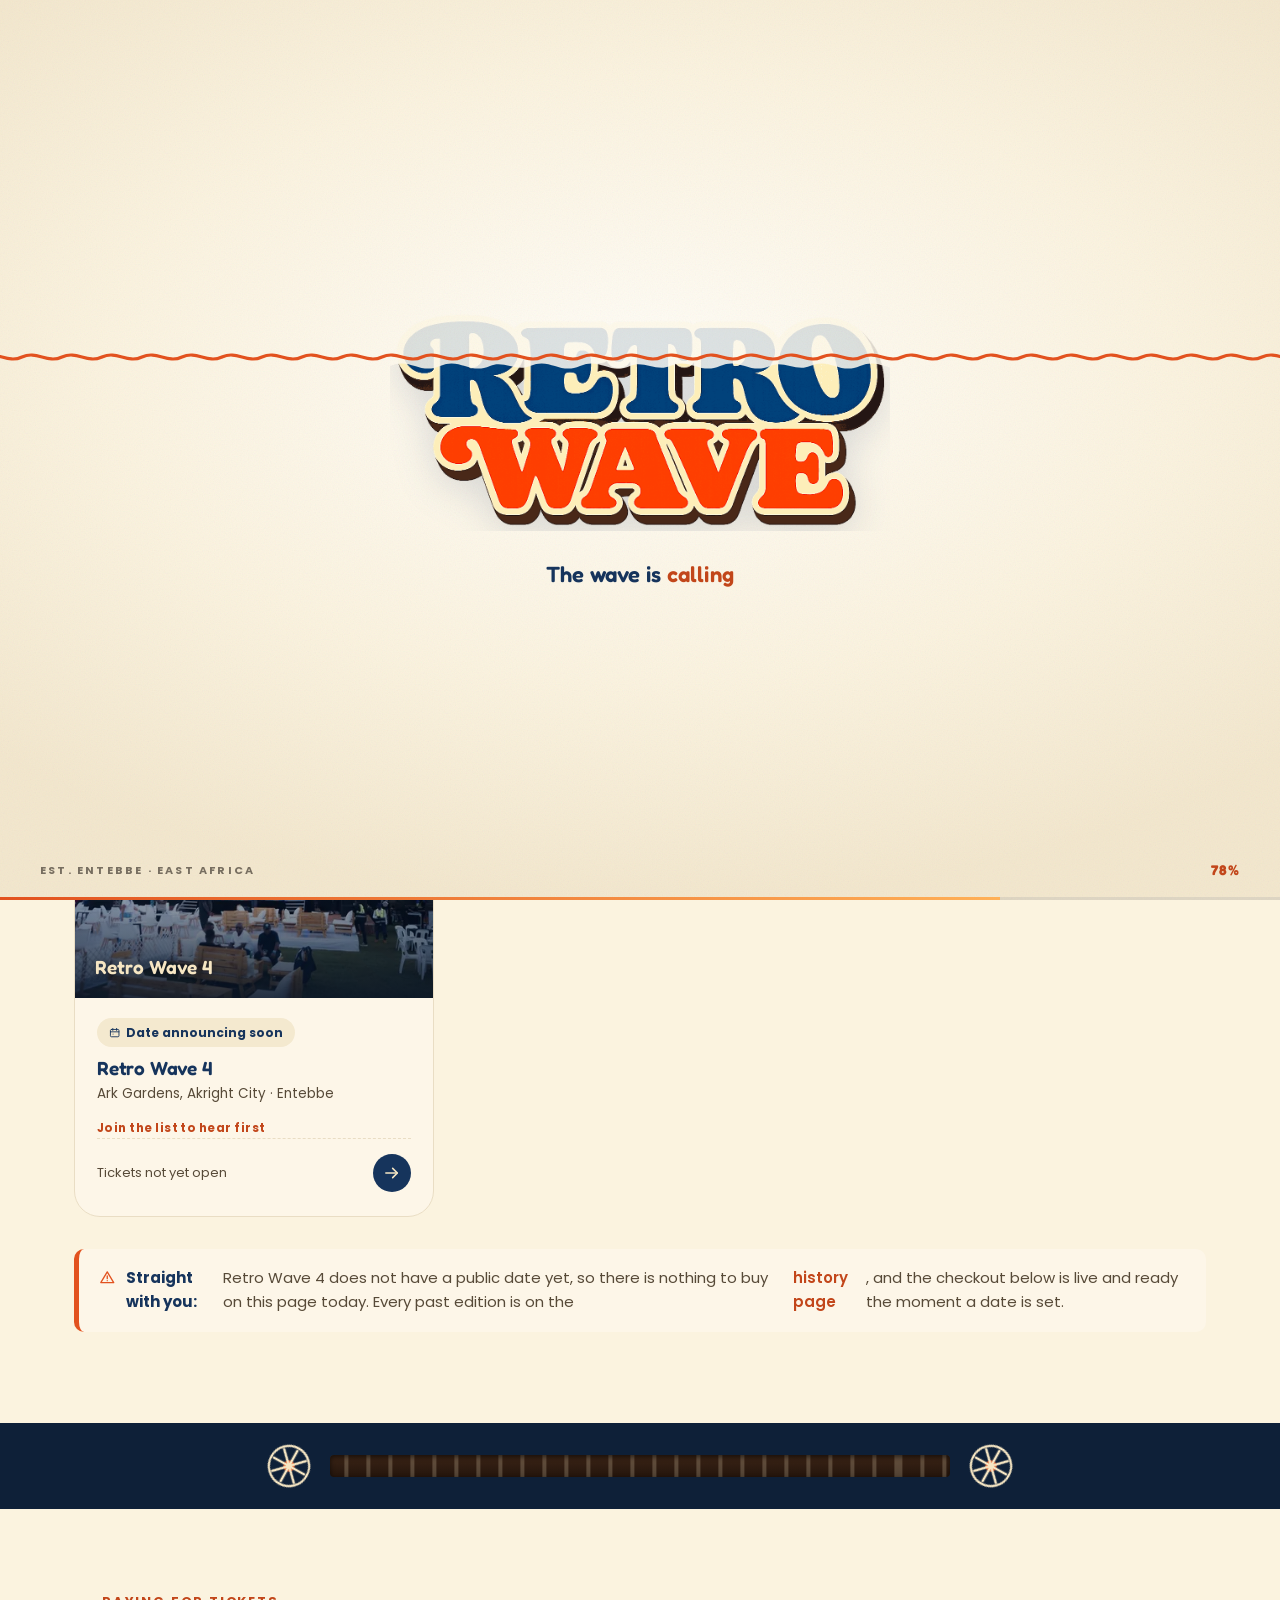
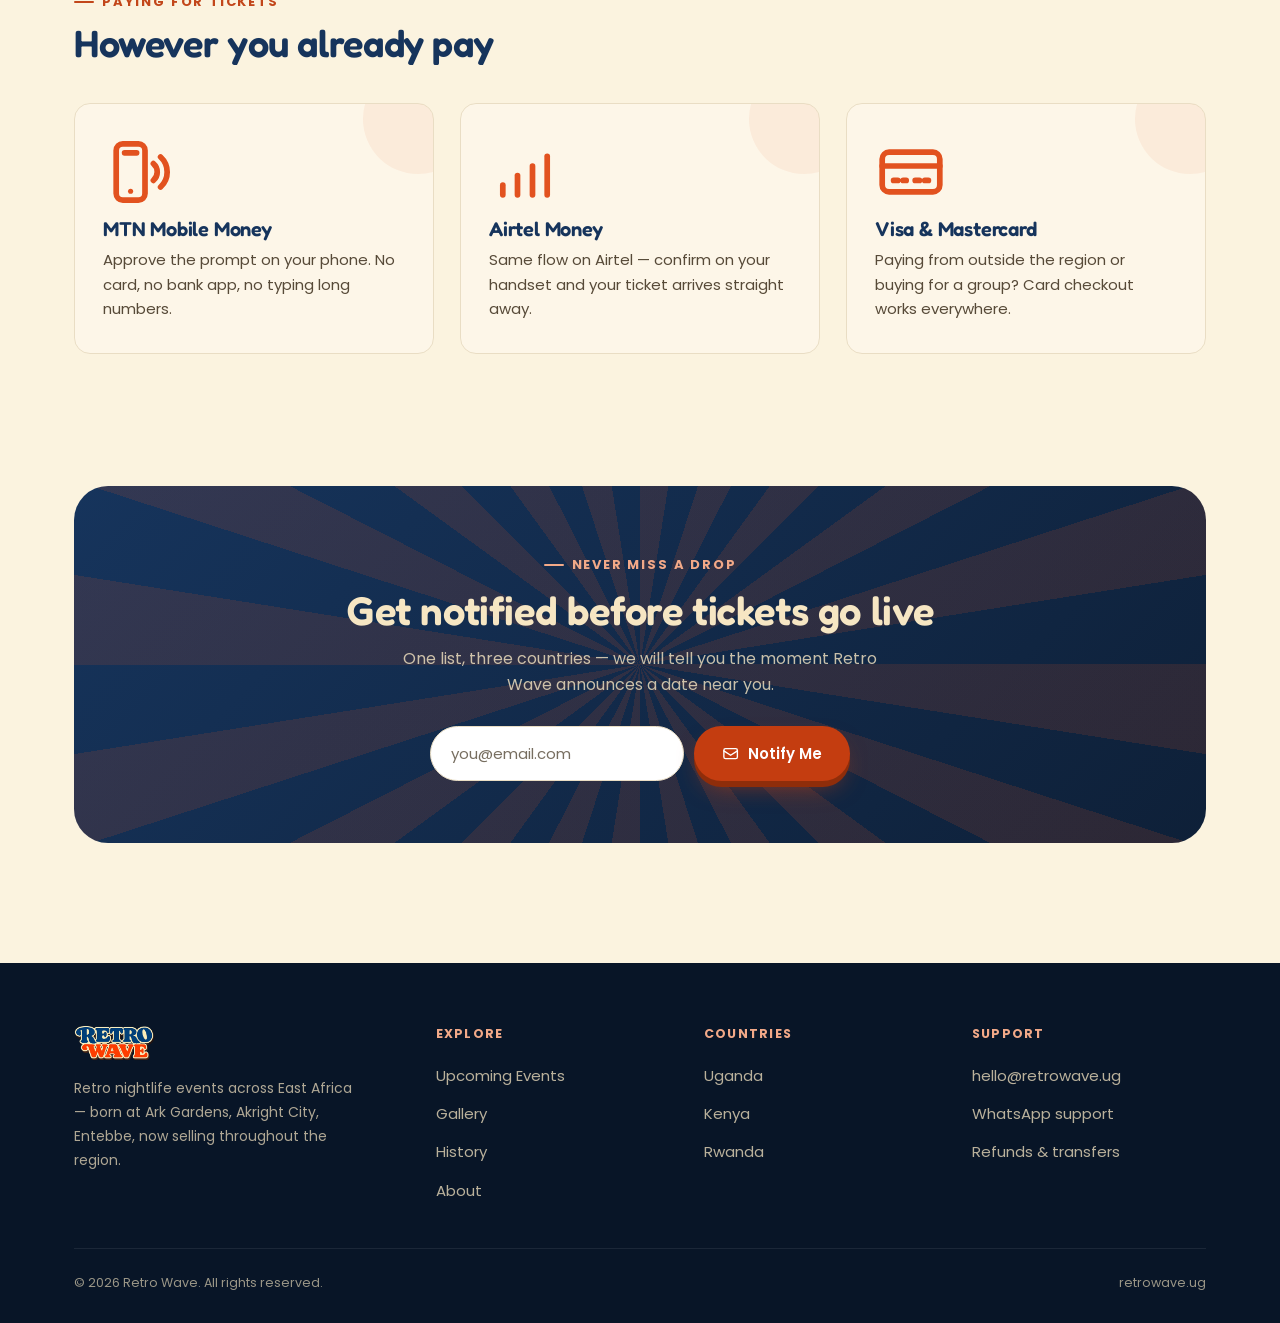
<file: events.html>
<!DOCTYPE html>
<html lang="en">
<head>
<meta charset="UTF-8">
<meta name="viewport" content="width=device-width, initial-scale=1.0, viewport-fit=cover">
<title>Events — Retro Wave</title>
<meta name="description" content="Every Retro Wave date across Uganda, Kenya and Rwanda, and how to pay for tickets.">
<meta name="theme-color" content="#0e2038">
<link rel="canonical" href="https://cartelug.github.io/retrowave-site/events.html">

<!-- Link previews (WhatsApp, Facebook, X, iMessage, Slack) -->
<meta property="og:type" content="website">
<meta property="og:site_name" content="Retro Wave">
<meta property="og:locale" content="en_GB">
<meta property="og:url" content="https://cartelug.github.io/retrowave-site/events.html">
<meta property="og:title" content="Events — Retro Wave">
<meta property="og:description" content="Every Retro Wave date across Uganda, Kenya and Rwanda, and how to pay for tickets.">
<meta property="og:image" content="https://cartelug.github.io/retrowave-site/assets/og-image.jpg">
<meta property="og:image:width" content="1200">
<meta property="og:image:height" content="630">
<meta property="og:image:alt" content="Retro Wave — the stage at Ark Gardens, Entebbe">
<meta name="twitter:card" content="summary_large_image">
<meta name="twitter:title" content="Events — Retro Wave">
<meta name="twitter:description" content="Every Retro Wave date across Uganda, Kenya and Rwanda, and how to pay for tickets.">
<meta name="twitter:image" content="https://cartelug.github.io/retrowave-site/assets/og-image.jpg">

<!-- The wordmark is 2.24:1, so small icons use a purpose-drawn wave mark -->
<link rel="icon" href="assets/favicon-32.png" sizes="32x32" type="image/png">
<link rel="icon" href="assets/favicon-16.png" sizes="16x16" type="image/png">
<link rel="apple-touch-icon" href="assets/apple-touch-icon.png">
<link rel="manifest" href="site.webmanifest">

<link rel="preload" as="font" type="font/woff2" href="assets/fonts/fredoka-600.woff2" crossorigin>
<link rel="preload" as="font" type="font/woff2" href="assets/fonts/poppins-500.woff2" crossorigin>
<link rel="stylesheet" href="styles.css">
<script>document.documentElement.className += ' js';</script>
<noscript><style>
  .preloader{display:none!important}
  .main-nav{display:flex!important;flex-wrap:wrap}
  .nav-toggle{display:none!important}
</style></noscript>
</head>
<body>

<div class="preloader" role="status" aria-live="polite" aria-label="Loading Retro Wave">
  <div class="pl-stage">
    <div class="pl-mark">
      <img class="pl-logo pl-logo--ghost" src="assets/logo.png" alt="Retro Wave" width="1190" height="531">
      <div class="pl-fill" aria-hidden="true">
        <img src="assets/logo.png" alt="" width="1190" height="531">
      </div>
      <div class="pl-crest" aria-hidden="true"></div>
    </div>
    <p class="pl-tag">
      <span style="--i:0">The</span> <span style="--i:1">wave</span>
      <span style="--i:2">is</span> <span style="--i:3"><em>calling</em></span>
    </p>
  </div>
  <div class="pl-foot">
    <span>Est. Entebbe · East Africa</span>
    <span class="pl-pct">0%</span>
  </div>
  <div class="pl-rule" aria-hidden="true"><i></i></div>
</div>

<a class="skip-link" href="#main">Skip to main content</a>

<header class="site-header">
  <div class="wrap">
    <a href="index.html" class="brand" aria-label="Retro Wave home"><img src="assets/logo.png" alt="Retro Wave" width="1190" height="531"></a>
    <nav class="main-nav" aria-label="Main">
      <a href="index.html" style="--i:0">Home</a>
      <a href="events.html" class="active" aria-current="page" style="--i:1">Events</a>
      <a href="gallery.html" style="--i:2">Gallery</a>
      <a href="history.html" style="--i:3">History</a>
      <a href="about.html" style="--i:4">About</a>
    </nav>
    <div class="header-right">
      <div class="country-switch" role="group" aria-label="Filter events by country">
        <button type="button" data-country-btn="all" class="active" aria-pressed="true">All</button>
        <button type="button" data-country-btn="ug" aria-pressed="false"><svg class="flag flag--ug" viewBox="0 0 21 15" width="21" height="15" aria-hidden="true"><rect width="21" height="15" rx="2" fill="#111"/>
      <path fill="#FCDC04" d="M0 2.5h21V5H0z"/><path fill="#D90000" d="M0 5h21v2.5H0z"/>
      <path fill="#111" d="M0 7.5h21V10H0z"/><path fill="#FCDC04" d="M0 10h21v2.5H0z"/>
      <path fill="#D90000" d="M0 12.5h21V15H0z"/>
      <circle cx="10.5" cy="7.5" r="3" fill="#fff"/>
      <circle cx="10.5" cy="7.5" r="1.35" fill="#D90000"/></svg> UG</button>
        <button type="button" data-country-btn="ke" aria-pressed="false"><svg class="flag flag--ke" viewBox="0 0 21 15" width="21" height="15" aria-hidden="true"><rect width="21" height="15" rx="2" fill="#fff"/>
      <path fill="#111" d="M0 2h21v3.6H0z"/><path fill="#B60000" d="M0 6.3h21v2.4H0z"/>
      <path fill="#006600" d="M0 9.4h21v3.6H0z"/>
      <ellipse cx="10.5" cy="7.5" rx="2.1" ry="4.1" fill="#B60000" stroke="#fff" stroke-width="0.7"/>
      <ellipse cx="10.5" cy="7.5" rx="0.62" ry="2.2" fill="#fff"/></svg> KE</button>
        <button type="button" data-country-btn="rw" aria-pressed="false"><svg class="flag flag--rw" viewBox="0 0 21 15" width="21" height="15" aria-hidden="true"><rect width="21" height="15" rx="2" fill="#20AA46"/>
      <path fill="#00A1DE" d="M0 2a2 2 0 0 1 2-2h17a2 2 0 0 1 2 2v5.2H0z"/>
      <path fill="#FAD201" d="M0 7.2h21v3.7H0z"/>
      <circle cx="15.9" cy="3.8" r="1.5" fill="#FAD201"/>
      <g stroke="#FAD201" stroke-width=".62" stroke-linecap="round">
        <path d="M15.9 1.1v.75M15.9 5.75v.75M13.2 3.8h.75M17.85 3.8h.75"/>
        <path d="m14 1.9.53.53M17.27 5.17l.53.53M14 5.7l.53-.53M17.27 2.43l.53-.53"/>
      </g></svg> RW</button>
      </div>
      <a href="event.html" class="btn btn-primary btn-sm">Get Tickets</a>
      <button class="nav-toggle" type="button" aria-label="Open menu" aria-expanded="false" aria-controls="drawer"><i></i><i></i><i></i></button>
    </div>
  </div>
</header>

<div class="drawer" id="drawer" aria-hidden="true">
  <div class="drawer-inner">
    <nav class="drawer-links" aria-label="Mobile">
      <a href="index.html" style="--i:0"><span class="d-ico"><svg class="ico ico--home" viewBox="0 0 24 24" fill="none" stroke="currentColor" stroke-width="1.9" stroke-linecap="round" stroke-linejoin="round" aria-hidden="true"><path d="M3.4 10.6 12 3.6l8.6 7"/>
      <path d="M5.7 9.2v10.2a1 1 0 0 0 1 1h10.6a1 1 0 0 0 1-1V9.2"/>
      <path class="ic-door" d="M9.8 20.4v-5.1a2.2 2.2 0 0 1 4.4 0v5.1"/></svg></span>Home</a>
      <a href="events.html" class="active" aria-current="page" style="--i:1"><span class="d-ico"><svg class="ico ico--ticket" viewBox="0 0 24 24" fill="none" stroke="currentColor" stroke-width="1.9" stroke-linecap="round" stroke-linejoin="round" aria-hidden="true"><path d="M4.6 6.2h14.8a2 2 0 0 1 2 2v1.5a2.3 2.3 0 0 0 0 4.6v1.5a2 2 0 0 1-2 2H4.6a2 2 0 0 1-2-2v-1.5a2.3 2.3 0 0 0 0-4.6V8.2a2 2 0 0 1 2-2Z"/>
      <path class="ic-perf" d="M14.6 6.6v10.8" stroke-dasharray="1.5 2.1"/></svg></span>Events</a>
      <a href="gallery.html" style="--i:2"><span class="d-ico"><svg class="ico ico--camera" viewBox="0 0 24 24" fill="none" stroke="currentColor" stroke-width="1.9" stroke-linecap="round" stroke-linejoin="round" aria-hidden="true"><path d="M2.6 9.4a2 2 0 0 1 2-2h1.9l1.5-2.3h8l1.5 2.3h1.9a2 2 0 0 1 2 2v8.4a2 2 0 0 1-2 2H4.6a2 2 0 0 1-2-2Z"/>
      <circle class="ic-lens" cx="12" cy="13.4" r="3.7" stroke-dasharray="4.6 2.4"/>
      <circle class="ic-flash" cx="18.4" cy="10.7" r=".85" fill="currentColor" stroke="none"/></svg></span>Gallery</a>
      <a href="history.html" style="--i:3"><span class="d-ico"><svg class="ico ico--cassette" viewBox="0 0 24 24" fill="none" stroke="currentColor" stroke-width="1.9" stroke-linecap="round" stroke-linejoin="round" aria-hidden="true"><rect x="2.6" y="5" width="18.8" height="14" rx="2.3"/>
      <rect x="5.6" y="7.5" width="12.8" height="3.6" rx="1"/>
      <path d="M10.4 14.8h3.2"/>
      <g class="ic-reel"><circle cx="8.4" cy="14.8" r="2.1"/><path d="M8.4 12.7v4.2M6.3 14.8h4.2"/></g>
      <g class="ic-reel ic-reel--b"><circle cx="15.6" cy="14.8" r="2.1"/><path d="M15.6 12.7v4.2M13.5 14.8h4.2"/></g></svg></span>History</a>
      <a href="about.html" style="--i:4"><span class="d-ico"><svg class="ico ico--chat" viewBox="0 0 24 24" fill="none" stroke="currentColor" stroke-width="1.9" stroke-linecap="round" stroke-linejoin="round" aria-hidden="true"><path d="M4.2 5.6h15.6a1.9 1.9 0 0 1 1.9 1.9v7.4a1.9 1.9 0 0 1-1.9 1.9h-6.6l-4.4 3.3v-3.3H4.2a1.9 1.9 0 0 1-1.9-1.9V7.5a1.9 1.9 0 0 1 1.9-1.9Z"/>
      <circle class="ic-dot" cx="8.4" cy="11.2" r=".95" fill="currentColor" stroke="none"/>
      <circle class="ic-dot ic-dot--2" cx="12" cy="11.2" r=".95" fill="currentColor" stroke="none"/>
      <circle class="ic-dot ic-dot--3" cx="15.6" cy="11.2" r=".95" fill="currentColor" stroke="none"/></svg></span>About</a>
    </nav>
    <div class="drawer-foot">
      <div class="a11y-bar">
        <span class="a11y-label">Text size</span>
        <button type="button" class="a11y-btn" data-text-step="md" aria-pressed="true">A</button>
        <button type="button" class="a11y-btn" data-text-step="lg" aria-pressed="false"><span class="big">A</span></button>
        <button type="button" class="a11y-btn" data-text-step="xl" aria-pressed="false"><span class="big">A+</span></button>
      </div>
      <div class="a11y-bar">
        <span class="a11y-label">Motion</span>
        <button type="button" class="a11y-btn" data-motion-toggle aria-pressed="false"><svg class="ico ico--moon" viewBox="0 0 24 24" fill="none" stroke="currentColor" stroke-width="1.9" stroke-linecap="round" stroke-linejoin="round" aria-hidden="true"><path d="M20.4 14.6A8.7 8.7 0 0 1 9.4 3.6a8.8 8.8 0 1 0 11 11Z"/></svg> Reduce animations</button>
      </div>
      <div class="country-switch" role="group" aria-label="Filter events by country">
        <button type="button" data-country-btn="all" class="active" aria-pressed="true">All</button>
        <button type="button" data-country-btn="ug" aria-pressed="false"><svg class="flag flag--ug" viewBox="0 0 21 15" width="21" height="15" role="img" aria-label="Uganda"><rect width="21" height="15" rx="2" fill="#111"/>
      <path fill="#FCDC04" d="M0 2.5h21V5H0z"/><path fill="#D90000" d="M0 5h21v2.5H0z"/>
      <path fill="#111" d="M0 7.5h21V10H0z"/><path fill="#FCDC04" d="M0 10h21v2.5H0z"/>
      <path fill="#D90000" d="M0 12.5h21V15H0z"/>
      <circle cx="10.5" cy="7.5" r="3" fill="#fff"/>
      <circle cx="10.5" cy="7.5" r="1.35" fill="#D90000"/></svg></button>
        <button type="button" data-country-btn="ke" aria-pressed="false"><svg class="flag flag--ke" viewBox="0 0 21 15" width="21" height="15" role="img" aria-label="Kenya"><rect width="21" height="15" rx="2" fill="#fff"/>
      <path fill="#111" d="M0 2h21v3.6H0z"/><path fill="#B60000" d="M0 6.3h21v2.4H0z"/>
      <path fill="#006600" d="M0 9.4h21v3.6H0z"/>
      <ellipse cx="10.5" cy="7.5" rx="2.1" ry="4.1" fill="#B60000" stroke="#fff" stroke-width="0.7"/>
      <ellipse cx="10.5" cy="7.5" rx="0.62" ry="2.2" fill="#fff"/></svg></button>
        <button type="button" data-country-btn="rw" aria-pressed="false"><svg class="flag flag--rw" viewBox="0 0 21 15" width="21" height="15" role="img" aria-label="Rwanda"><rect width="21" height="15" rx="2" fill="#20AA46"/>
      <path fill="#00A1DE" d="M0 2a2 2 0 0 1 2-2h17a2 2 0 0 1 2 2v5.2H0z"/>
      <path fill="#FAD201" d="M0 7.2h21v3.7H0z"/>
      <circle cx="15.9" cy="3.8" r="1.5" fill="#FAD201"/>
      <g stroke="#FAD201" stroke-width=".62" stroke-linecap="round">
        <path d="M15.9 1.1v.75M15.9 5.75v.75M13.2 3.8h.75M17.85 3.8h.75"/>
        <path d="m14 1.9.53.53M17.27 5.17l.53.53M14 5.7l.53-.53M17.27 2.43l.53-.53"/>
      </g></svg></button>
      </div>
      <a href="events.html" class="btn btn-primary btn-block btn-lg"><svg class="ico ico--ticket" viewBox="0 0 24 24" fill="none" stroke="currentColor" stroke-width="1.9" stroke-linecap="round" stroke-linejoin="round" aria-hidden="true"><path d="M4.6 6.2h14.8a2 2 0 0 1 2 2v1.5a2.3 2.3 0 0 0 0 4.6v1.5a2 2 0 0 1-2 2H4.6a2 2 0 0 1-2-2v-1.5a2.3 2.3 0 0 0 0-4.6V8.2a2 2 0 0 1 2-2Z"/>
      <path class="ic-perf" d="M14.6 6.6v10.8" stroke-dasharray="1.5 2.1"/></svg> Get Tickets</a>
      <p class="drawer-contact">Need help? <a href="mailto:hello@retrowave.ug">hello@retrowave.ug</a></p>
    </div>
  </div>
</div>

<main id="main">
<section class="hero hero--compact grain">
  <div class="wrap hero-inner">
    <span class="eyebrow intro-fade" style="--i:0">On Sale Soon</span>
    <h1>
      <span class="line-mask"><span style="--i:0">Every date,</span></span>
      <span class="line-mask"><span style="--i:1">one <em>place.</em></span></span>
    </h1>
    <p class="lede intro-fade" style="--i:1">Retro Wave is built in Entebbe and heading across the region. Filter by country to see what is on near you.</p>
  </div>
</section>

<div class="divider divider-marquee" aria-hidden="true">
  <div class="mq-track"><span>THE WAVE IS CALLING <i class="mq-star">✦</i> RIDE THE WAVE <i class="mq-star">✦</i> WE LOVE THE 90s <i class="mq-star">✦</i> MELODY HAS NO TIME LIMIT <i class="mq-star">✦</i></span></div>
  <div class="mq-track"><span>THE WAVE IS CALLING <i class="mq-star">✦</i> RIDE THE WAVE <i class="mq-star">✦</i> WE LOVE THE 90s <i class="mq-star">✦</i> MELODY HAS NO TIME LIMIT <i class="mq-star">✦</i></span></div>
</div>

<section>
  <div class="wrap">
    <div class="section-head">
      <div>
        <span class="eyebrow" data-reveal="up">Filter</span>
        <h2 data-reveal="up" style="--d:80">What is on near you</h2>
      </div>
      <div class="filter-pills" role="group" aria-label="Filter events by country" data-reveal="up" style="--d:150">
        <button type="button" data-country-btn="all" class="active" aria-pressed="true">All countries</button>
        <button type="button" data-country-btn="ug" aria-pressed="false"><svg class="flag flag--ug" viewBox="0 0 21 15" width="21" height="15" aria-hidden="true"><rect width="21" height="15" rx="2" fill="#111"/>
      <path fill="#FCDC04" d="M0 2.5h21V5H0z"/><path fill="#D90000" d="M0 5h21v2.5H0z"/>
      <path fill="#111" d="M0 7.5h21V10H0z"/><path fill="#FCDC04" d="M0 10h21v2.5H0z"/>
      <path fill="#D90000" d="M0 12.5h21V15H0z"/>
      <circle cx="10.5" cy="7.5" r="3" fill="#fff"/>
      <circle cx="10.5" cy="7.5" r="1.35" fill="#D90000"/></svg> Uganda</button>
        <button type="button" data-country-btn="ke" aria-pressed="false"><svg class="flag flag--ke" viewBox="0 0 21 15" width="21" height="15" aria-hidden="true"><rect width="21" height="15" rx="2" fill="#fff"/>
      <path fill="#111" d="M0 2h21v3.6H0z"/><path fill="#B60000" d="M0 6.3h21v2.4H0z"/>
      <path fill="#006600" d="M0 9.4h21v3.6H0z"/>
      <ellipse cx="10.5" cy="7.5" rx="2.1" ry="4.1" fill="#B60000" stroke="#fff" stroke-width="0.7"/>
      <ellipse cx="10.5" cy="7.5" rx="0.62" ry="2.2" fill="#fff"/></svg> Kenya</button>
        <button type="button" data-country-btn="rw" aria-pressed="false"><svg class="flag flag--rw" viewBox="0 0 21 15" width="21" height="15" aria-hidden="true"><rect width="21" height="15" rx="2" fill="#20AA46"/>
      <path fill="#00A1DE" d="M0 2a2 2 0 0 1 2-2h17a2 2 0 0 1 2 2v5.2H0z"/>
      <path fill="#FAD201" d="M0 7.2h21v3.7H0z"/>
      <circle cx="15.9" cy="3.8" r="1.5" fill="#FAD201"/>
      <g stroke="#FAD201" stroke-width=".62" stroke-linecap="round">
        <path d="M15.9 1.1v.75M15.9 5.75v.75M13.2 3.8h.75M17.85 3.8h.75"/>
        <path d="m14 1.9.53.53M17.27 5.17l.53.53M14 5.7l.53-.53M17.27 2.43l.53-.53"/>
      </g></svg> Rwanda</button>
      </div>
    </div>

    <p class="sr-only" data-filter-live aria-live="polite"></p>

    <div class="event-grid" data-stagger="100">
      <a href="event.html" class="event-card" data-country-item="ug" data-reveal="up">
        <div class="poster-art img-holder">
          <picture><source type="image/webp" srcset="assets/photos/stage-wide-480.webp 480w, assets/photos/stage-wide-960.webp 960w, assets/photos/stage-wide-1080.webp 1080w" sizes="(max-width: 780px) 92vw, (max-width: 980px) 46vw, 30vw"><img src="assets/photos/stage-wide.jpg" alt="The Retro Wave stage at Ark Gardens with Retro Wave 3 on the LED walls" width="1080" height="720" loading="lazy" decoding="async"></picture>
          <span class="poster-tag"><svg class="flag flag--ug" viewBox="0 0 21 15" width="21" height="15" aria-hidden="true"><rect width="21" height="15" rx="2" fill="#111"/>
      <path fill="#FCDC04" d="M0 2.5h21V5H0z"/><path fill="#D90000" d="M0 5h21v2.5H0z"/>
      <path fill="#111" d="M0 7.5h21V10H0z"/><path fill="#FCDC04" d="M0 10h21v2.5H0z"/>
      <path fill="#D90000" d="M0 12.5h21V15H0z"/>
      <circle cx="10.5" cy="7.5" r="3" fill="#fff"/>
      <circle cx="10.5" cy="7.5" r="1.35" fill="#D90000"/></svg> Entebbe</span>
          <span class="poster-label">Retro Wave 4</span>
        </div>
        <div class="event-card-body">
          <span class="event-chip"><svg class="ico ico--calendar" viewBox="0 0 24 24" fill="none" stroke="currentColor" stroke-width="1.9" stroke-linecap="round" stroke-linejoin="round" aria-hidden="true"><rect x="3" y="5.2" width="18" height="15.4" rx="2.2"/>
      <path d="M3 10.2h18M8 3v4.2M16 3v4.2"/>
      <circle class="ic-flash" cx="8.6" cy="14.6" r="1.05" fill="currentColor" stroke="none"/></svg> Date announcing soon</span>
          <h3>Retro Wave 4</h3>
          <div class="meta">Ark Gardens, Akright City · Entebbe</div>
          <div class="remaining-note" style="margin-top:12px;">Join the list to hear first</div>
          <div class="event-card-foot">
            <span class="price-from">Tickets not yet open</span>
            <span class="card-go" aria-hidden="true"><svg class="ico ico--arrow-right" viewBox="0 0 24 24" fill="none" stroke="currentColor" stroke-width="1.9" stroke-linecap="round" stroke-linejoin="round" aria-hidden="true"><path d="M4.6 12h13.6"/><path d="m12.8 6.4 5.6 5.6-5.6 5.6"/></svg></span>
          </div>
        </div>
      </a>
    </div>

    <div class="empty-state" style="margin-top:34px;" data-country-empty="ke">
      <h3>Nothing listed in Kenya yet</h3>
      <p>Kenya is next on the map. Nothing is on sale there yet — join the list and you will hear the moment it is.</p>
      <a href="#notify" class="btn btn-primary"><svg class="ico ico--arrow-right" viewBox="0 0 24 24" fill="none" stroke="currentColor" stroke-width="1.9" stroke-linecap="round" stroke-linejoin="round" aria-hidden="true"><path d="M4.6 12h13.6"/><path d="m12.8 6.4 5.6 5.6-5.6 5.6"/></svg> Join the list</a>
    </div>
    <div class="empty-state" style="margin-top:34px;" data-country-empty="rw">
      <h3>Nothing listed in Rwanda yet</h3>
      <p>Rwanda is next on the map. Nothing is on sale there yet — join the list and you will hear the moment it is.</p>
      <a href="#notify" class="btn btn-primary"><svg class="ico ico--arrow-right" viewBox="0 0 24 24" fill="none" stroke="currentColor" stroke-width="1.9" stroke-linecap="round" stroke-linejoin="round" aria-hidden="true"><path d="M4.6 12h13.6"/><path d="m12.8 6.4 5.6 5.6-5.6 5.6"/></svg> Join the list</a>
    </div>

    <p class="notice" style="margin-top:32px;" data-reveal="up"><svg class="ico ico--warning" viewBox="0 0 24 24" fill="none" stroke="currentColor" stroke-width="1.9" stroke-linecap="round" stroke-linejoin="round" aria-hidden="true"><path d="M12 4.2 21.4 19.8H2.6Z"/>
      <path class="ic-blink" d="M12 10.2v3.8"/>
      <circle class="ic-blink" cx="12" cy="17" r=".95" fill="currentColor" stroke="none"/></svg> <b>Straight with you:</b> Retro Wave 4 does not have a public date yet, so there is nothing to buy on this page today. Every past edition is on the <a href="history.html" style="color:var(--orange-text);font-weight:600;">history page</a>, and the checkout below is live and ready the moment a date is set.</p>
  </div>
</section>

<div class="divider divider-tape" aria-hidden="true">
  <svg class="reel" viewBox="0 0 48 48" aria-hidden="true"><circle cx="24" cy="24" r="21" fill="none" stroke="#f6e6c3" stroke-width="2.5"/><circle cx="24" cy="24" r="6" fill="#e2521f"/><g stroke="#f6e6c3" stroke-width="2.5" stroke-linecap="round"><line x1="24" y1="6" x2="24" y2="42"/><line x1="6" y1="24" x2="42" y2="24"/><line x1="11" y1="11" x2="37" y2="37"/><line x1="37" y1="11" x2="11" y2="37"/></g></svg>
  <span class="tape-band"></span>
  <svg class="reel" viewBox="0 0 48 48" aria-hidden="true"><circle cx="24" cy="24" r="21" fill="none" stroke="#f6e6c3" stroke-width="2.5"/><circle cx="24" cy="24" r="6" fill="#e2521f"/><g stroke="#f6e6c3" stroke-width="2.5" stroke-linecap="round"><line x1="24" y1="6" x2="24" y2="42"/><line x1="6" y1="24" x2="42" y2="24"/><line x1="11" y1="11" x2="37" y2="37"/><line x1="37" y1="11" x2="11" y2="37"/></g></svg>
</div>

<section>
  <div class="wrap">
    <div class="section-head">
      <div>
        <span class="eyebrow" data-reveal="up">Paying For Tickets</span>
        <h2 data-reveal="up" style="--d:80">However you already pay</h2>
      </div>
    </div>
    <div class="steps-grid" data-stagger="110">
      <div class="stat step-card" data-reveal="up">
        <span class="n"><svg class="ico ico--momo ico--xl" viewBox="0 0 24 24" fill="none" stroke="currentColor" stroke-width="1.9" stroke-linecap="round" stroke-linejoin="round" aria-hidden="true"><rect x="4.4" y="2.6" width="9.6" height="18.8" rx="2.2"/>
      <path d="M7.2 5.6h4"/>
      <circle cx="9.2" cy="18.4" r=".85" fill="currentColor" stroke="none"/>
      <path class="ic-arc" d="M16.8 9.2a3.7 3.7 0 0 1 0 5.6"/>
      <path class="ic-arc ic-arc--2" d="M19.2 7a6.8 6.8 0 0 1 0 10"/></svg></span>
        <h3>MTN Mobile Money</h3>
        <p>Approve the prompt on your phone. No card, no bank app, no typing long numbers.</p>
      </div>
      <div class="stat step-card" data-reveal="up">
        <span class="n"><svg class="ico ico--signal ico--xl" viewBox="0 0 24 24" fill="none" stroke="currentColor" stroke-width="1.9" stroke-linecap="round" stroke-linejoin="round" aria-hidden="true"><path class="ic-bar" d="M4.6 19.6v-3.2"/>
      <path class="ic-bar ic-bar--2" d="M9.5 19.6v-6.4"/>
      <path class="ic-bar ic-bar--3" d="M14.5 19.6v-9.6"/>
      <path class="ic-bar ic-bar--4" d="M19.4 19.6v-12.8"/></svg></span>
        <h3>Airtel Money</h3>
        <p>Same flow on Airtel — confirm on your handset and your ticket arrives straight away.</p>
      </div>
      <div class="stat step-card" data-reveal="up">
        <span class="n"><svg class="ico ico--card ico--xl" viewBox="0 0 24 24" fill="none" stroke="currentColor" stroke-width="1.9" stroke-linecap="round" stroke-linejoin="round" aria-hidden="true"><rect x="2.4" y="5.4" width="19.2" height="13.2" rx="2.3"/>
      <path d="M2.4 10h19.2"/>
      <path class="ic-perf" d="M6.2 14.8h4.2" stroke-dasharray="1.4 1.8"/>
      <path class="ic-perf ic-perf--2" d="M13.4 14.8h4.4" stroke-dasharray="1.4 1.8"/></svg></span>
        <h3>Visa &amp; Mastercard</h3>
        <p>Paying from outside the region or buying for a group? Card checkout works everywhere.</p>
      </div>
    </div>
  </div>
</section>

<div id="notify"></div>
<section style="padding-top:56px;">
  <div class="wrap">
    <div class="cta-band" data-reveal="zoom">
      <span class="eyebrow" style="color:var(--peach);">Never Miss A Drop</span>
      <h2 style="margin-top:12px;">Get notified before tickets go live</h2>
      <p>One list, three countries — we will tell you the moment Retro Wave announces a date near you.</p>
      <form class="notify-form" data-notify novalidate>
        <label class="sr-only" for="notify-email">Your email address</label>
        <input id="notify-email" type="email" name="email" placeholder="you@email.com" autocomplete="email" required>
        <button class="btn btn-primary" type="submit"><svg class="ico ico--mail" viewBox="0 0 24 24" fill="none" stroke="currentColor" stroke-width="1.9" stroke-linecap="round" stroke-linejoin="round" aria-hidden="true"><rect x="2.6" y="5" width="18.8" height="14" rx="2.3"/>
      <path class="ic-draw" d="m2.6 8.2 9.4 6 9.4-6" stroke-dasharray="24"/></svg> Notify Me</button>
      </form>
    </div>
  </div>
</section>
</main>

<footer class="site-footer">
  <div class="wrap">
    <div class="footer-grid">
      <div>
        <img src="assets/logo.png" alt="Retro Wave" width="1190" height="531">
        <p>Retro nightlife events across East Africa — born at Ark Gardens, Akright City, Entebbe, now selling throughout the region.</p>
      </div>
      <div class="footer-col">
        <h2 class="footer-h">Explore</h2>
        <a href="events.html">Upcoming Events</a>
        <a href="gallery.html">Gallery</a>
        <a href="history.html">History</a>
        <a href="about.html">About</a>
      </div>
      <div class="footer-col">
        <h2 class="footer-h">Countries</h2>
        <a href="events.html">Uganda</a>
        <a href="events.html">Kenya</a>
        <a href="events.html">Rwanda</a>
      </div>
      <div class="footer-col">
        <h2 class="footer-h">Support</h2>
        <a href="mailto:hello@retrowave.ug">hello@retrowave.ug</a>
        <span>WhatsApp support</span>
        <span>Refunds &amp; transfers</span>
      </div>
    </div>
    <div class="footer-bottom">
      <span>© 2026 Retro Wave. All rights reserved.</span>
      <span>retrowave.ug</span>
    </div>
  </div>
</footer>

<nav class="mobile-dock" aria-label="Quick links">
  <ul>
    <li><a href="index.html" class=""><span class="d-ico"><svg class="ico ico--home" viewBox="0 0 24 24" fill="none" stroke="currentColor" stroke-width="1.9" stroke-linecap="round" stroke-linejoin="round" aria-hidden="true"><path d="M3.4 10.6 12 3.6l8.6 7"/>
      <path d="M5.7 9.2v10.2a1 1 0 0 0 1 1h10.6a1 1 0 0 0 1-1V9.2"/>
      <path class="ic-door" d="M9.8 20.4v-5.1a2.2 2.2 0 0 1 4.4 0v5.1"/></svg></span>Home</a></li>
    <li><a href="events.html" class="active" aria-current="page"><span class="d-ico"><svg class="ico ico--ticket" viewBox="0 0 24 24" fill="none" stroke="currentColor" stroke-width="1.9" stroke-linecap="round" stroke-linejoin="round" aria-hidden="true"><path d="M4.6 6.2h14.8a2 2 0 0 1 2 2v1.5a2.3 2.3 0 0 0 0 4.6v1.5a2 2 0 0 1-2 2H4.6a2 2 0 0 1-2-2v-1.5a2.3 2.3 0 0 0 0-4.6V8.2a2 2 0 0 1 2-2Z"/>
      <path class="ic-perf" d="M14.6 6.6v10.8" stroke-dasharray="1.5 2.1"/></svg></span>Events</a></li>
    <li><a href="event.html" class="dock-cta"><span class="d-ico"><svg class="ico ico--ticket" viewBox="0 0 24 24" fill="none" stroke="currentColor" stroke-width="1.9" stroke-linecap="round" stroke-linejoin="round" aria-hidden="true"><path d="M4.6 6.2h14.8a2 2 0 0 1 2 2v1.5a2.3 2.3 0 0 0 0 4.6v1.5a2 2 0 0 1-2 2H4.6a2 2 0 0 1-2-2v-1.5a2.3 2.3 0 0 0 0-4.6V8.2a2 2 0 0 1 2-2Z"/>
      <path class="ic-perf" d="M14.6 6.6v10.8" stroke-dasharray="1.5 2.1"/></svg></span>Tickets</a></li>
    <li><a href="gallery.html" class=""><span class="d-ico"><svg class="ico ico--camera" viewBox="0 0 24 24" fill="none" stroke="currentColor" stroke-width="1.9" stroke-linecap="round" stroke-linejoin="round" aria-hidden="true"><path d="M2.6 9.4a2 2 0 0 1 2-2h1.9l1.5-2.3h8l1.5 2.3h1.9a2 2 0 0 1 2 2v8.4a2 2 0 0 1-2 2H4.6a2 2 0 0 1-2-2Z"/>
      <circle class="ic-lens" cx="12" cy="13.4" r="3.7" stroke-dasharray="4.6 2.4"/>
      <circle class="ic-flash" cx="18.4" cy="10.7" r=".85" fill="currentColor" stroke="none"/></svg></span>Photos</a></li>
    <li><a href="about.html" class=""><span class="d-ico"><svg class="ico ico--chat" viewBox="0 0 24 24" fill="none" stroke="currentColor" stroke-width="1.9" stroke-linecap="round" stroke-linejoin="round" aria-hidden="true"><path d="M4.2 5.6h15.6a1.9 1.9 0 0 1 1.9 1.9v7.4a1.9 1.9 0 0 1-1.9 1.9h-6.6l-4.4 3.3v-3.3H4.2a1.9 1.9 0 0 1-1.9-1.9V7.5a1.9 1.9 0 0 1 1.9-1.9Z"/>
      <circle class="ic-dot" cx="8.4" cy="11.2" r=".95" fill="currentColor" stroke="none"/>
      <circle class="ic-dot ic-dot--2" cx="12" cy="11.2" r=".95" fill="currentColor" stroke="none"/>
      <circle class="ic-dot ic-dot--3" cx="15.6" cy="11.2" r=".95" fill="currentColor" stroke="none"/></svg></span>About</a></li>
  </ul>
</nav>

<button class="to-top" type="button" aria-label="Back to top"><svg class="ico ico--arrow-up" viewBox="0 0 24 24" fill="none" stroke="currentColor" stroke-width="1.9" stroke-linecap="round" stroke-linejoin="round" aria-hidden="true"><path d="M12 19.4V5.2"/><path d="M6.4 10.8 12 5.2l5.6 5.6"/></svg></button>

<script src="script.js"></script>
</body>
</html>
</file>
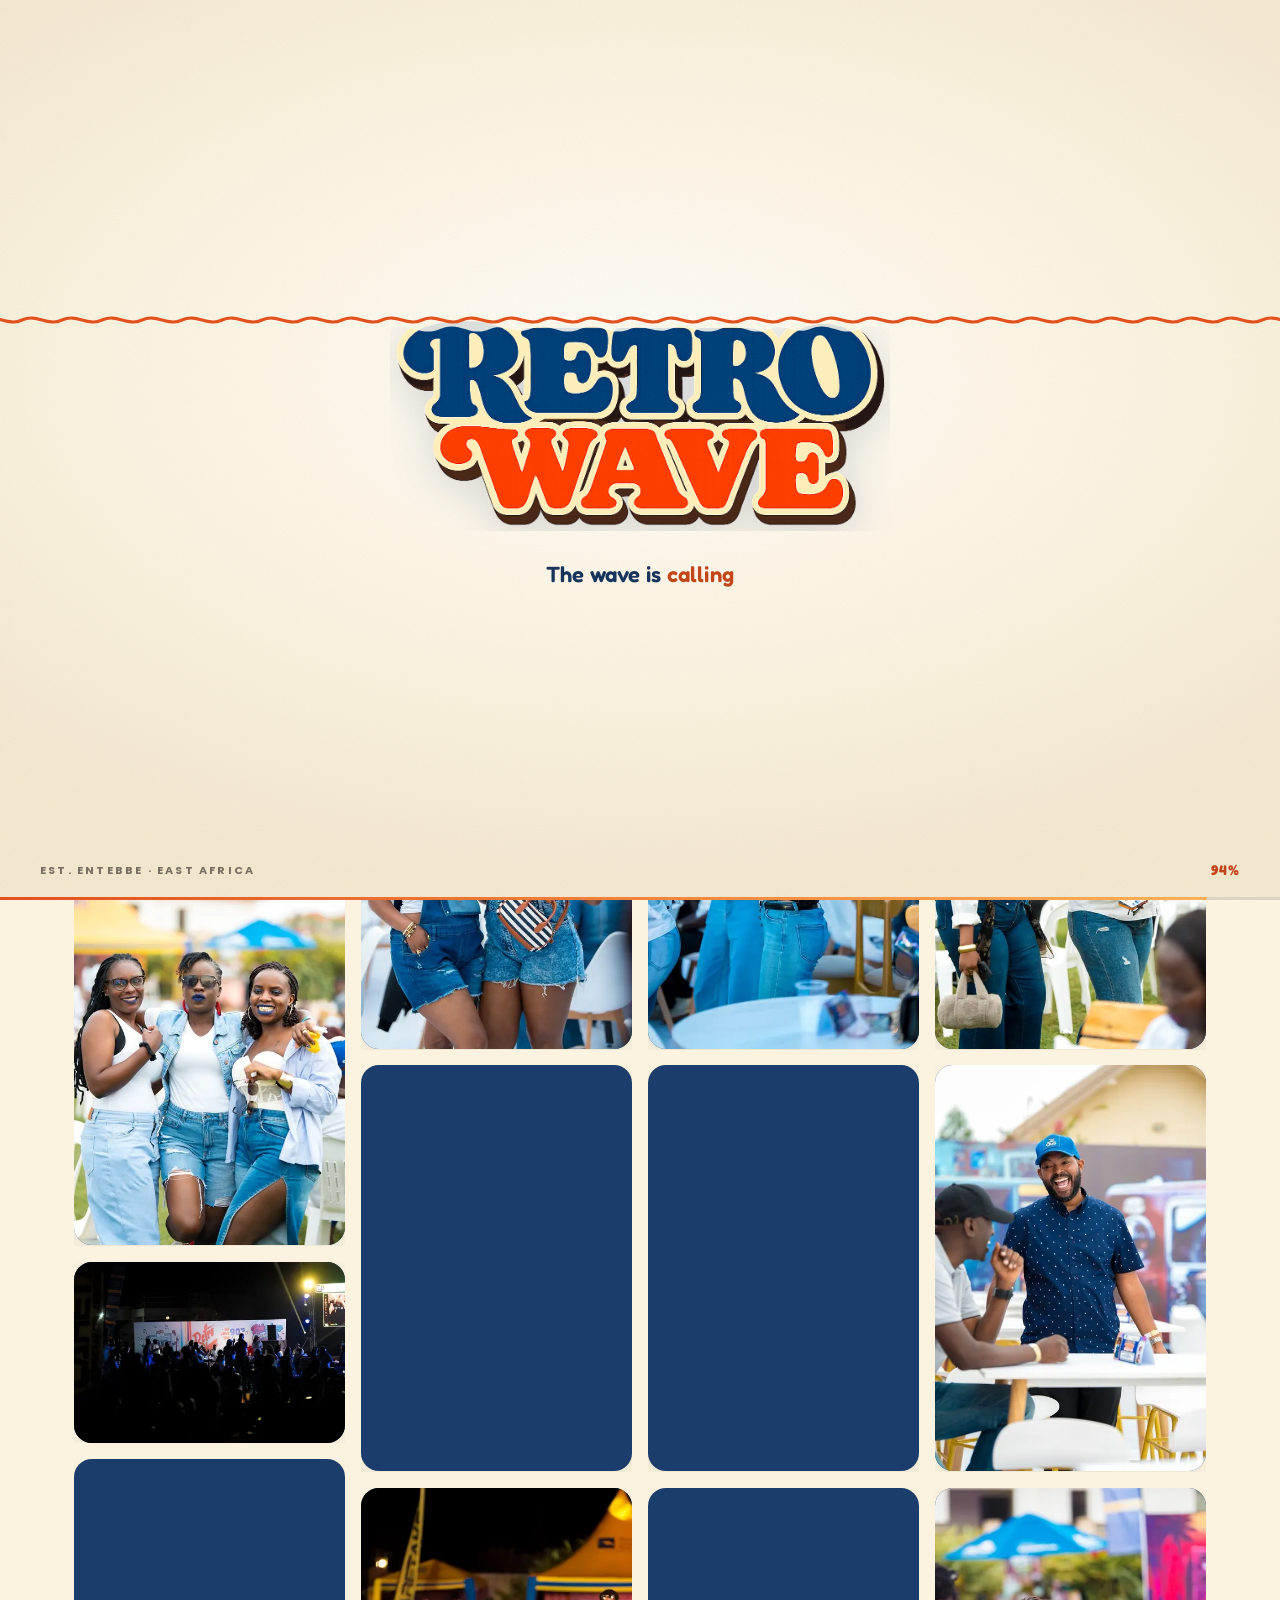
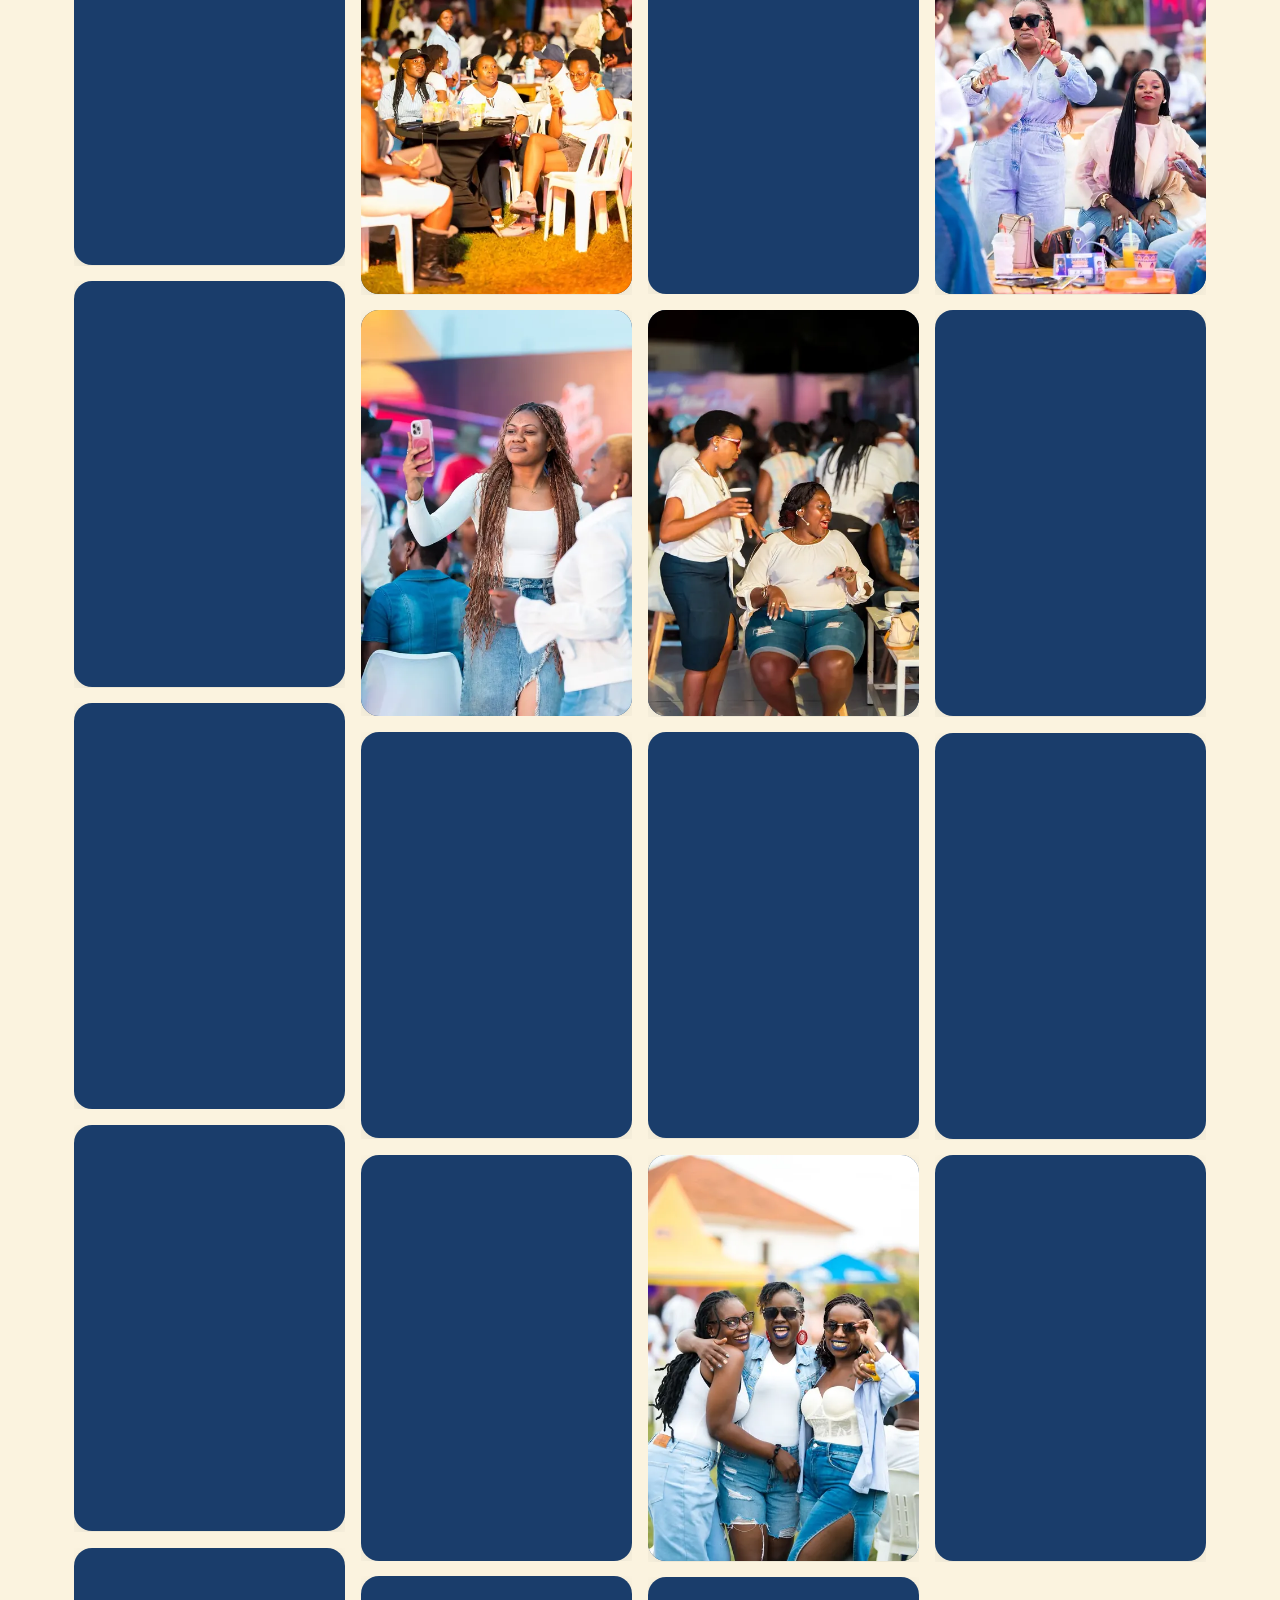
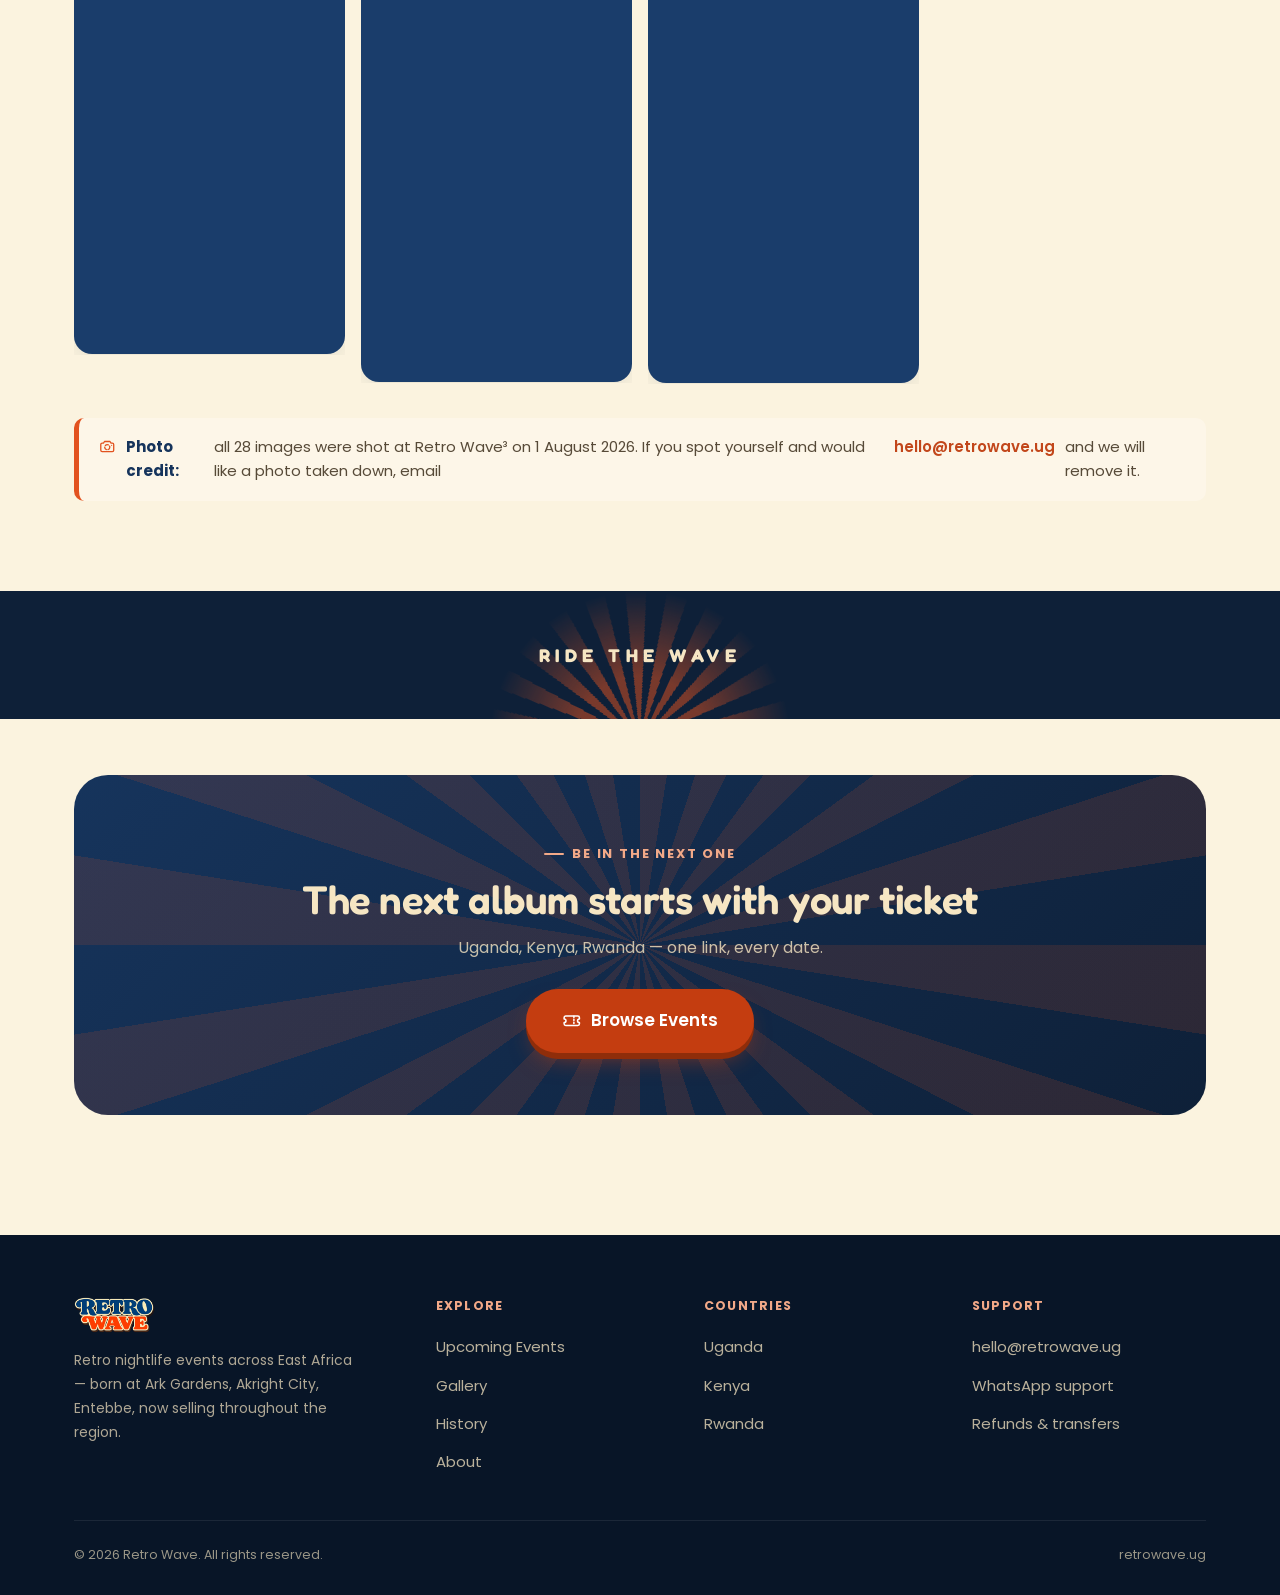
<file: gallery.html>
<!DOCTYPE html>
<html lang="en">
<head>
<meta charset="UTF-8">
<meta name="viewport" content="width=device-width, initial-scale=1.0, viewport-fit=cover">
<title>Gallery — Retro Wave</title>
<meta name="description" content="Photos from Retro Wave³ at Ark Gardens, Akright City, Entebbe — the crowd, the stage, the denim and the dancefloor.">
<meta name="theme-color" content="#0e2038">
<link rel="canonical" href="https://cartelug.github.io/retrowave-site/gallery.html">

<!-- Link previews (WhatsApp, Facebook, X, iMessage, Slack) -->
<meta property="og:type" content="website">
<meta property="og:site_name" content="Retro Wave">
<meta property="og:locale" content="en_GB">
<meta property="og:url" content="https://cartelug.github.io/retrowave-site/gallery.html">
<meta property="og:title" content="Gallery — Retro Wave">
<meta property="og:description" content="Photos from Retro Wave³ at Ark Gardens, Akright City, Entebbe — the crowd, the stage, the denim and the dancefloor.">
<meta property="og:image" content="https://cartelug.github.io/retrowave-site/assets/og-image.jpg">
<meta property="og:image:width" content="1200">
<meta property="og:image:height" content="630">
<meta property="og:image:alt" content="Retro Wave — the stage at Ark Gardens, Entebbe">
<meta name="twitter:card" content="summary_large_image">
<meta name="twitter:title" content="Gallery — Retro Wave">
<meta name="twitter:description" content="Photos from Retro Wave³ at Ark Gardens, Akright City, Entebbe — the crowd, the stage, the denim and the dancefloor.">
<meta name="twitter:image" content="https://cartelug.github.io/retrowave-site/assets/og-image.jpg">

<!-- The wordmark is 2.24:1, so small icons use a purpose-drawn wave mark -->
<link rel="icon" href="assets/favicon-32.png" sizes="32x32" type="image/png">
<link rel="icon" href="assets/favicon-16.png" sizes="16x16" type="image/png">
<link rel="apple-touch-icon" href="assets/apple-touch-icon.png">
<link rel="manifest" href="site.webmanifest">

<link rel="preload" as="font" type="font/woff2" href="assets/fonts/fredoka-600.woff2" crossorigin>
<link rel="preload" as="font" type="font/woff2" href="assets/fonts/poppins-500.woff2" crossorigin>
<link rel="stylesheet" href="styles.css">
<script>document.documentElement.className += ' js';</script>
<noscript><style>
  .preloader{display:none!important}
  .main-nav{display:flex!important;flex-wrap:wrap}
  .nav-toggle{display:none!important}
</style></noscript>
</head>
<body>

<div class="preloader" role="status" aria-live="polite" aria-label="Loading Retro Wave">
  <div class="pl-stage">
    <div class="pl-mark">
      <img class="pl-logo pl-logo--ghost" src="assets/logo.png" alt="Retro Wave" width="1190" height="531">
      <div class="pl-fill" aria-hidden="true">
        <img src="assets/logo.png" alt="" width="1190" height="531">
      </div>
      <div class="pl-crest" aria-hidden="true"></div>
    </div>
    <p class="pl-tag">
      <span style="--i:0">The</span> <span style="--i:1">wave</span>
      <span style="--i:2">is</span> <span style="--i:3"><em>calling</em></span>
    </p>
  </div>
  <div class="pl-foot">
    <span>Est. Entebbe · East Africa</span>
    <span class="pl-pct">0%</span>
  </div>
  <div class="pl-rule" aria-hidden="true"><i></i></div>
</div>

<a class="skip-link" href="#main">Skip to main content</a>

<header class="site-header">
  <div class="wrap">
    <a href="index.html" class="brand" aria-label="Retro Wave home"><img src="assets/logo.png" alt="Retro Wave" width="1190" height="531"></a>
    <nav class="main-nav" aria-label="Main">
      <a href="index.html" style="--i:0">Home</a>
      <a href="events.html" style="--i:1">Events</a>
      <a href="gallery.html" class="active" aria-current="page" style="--i:2">Gallery</a>
      <a href="history.html" style="--i:3">History</a>
      <a href="about.html" style="--i:4">About</a>
    </nav>
    <div class="header-right">
      <a href="events.html" class="btn btn-primary btn-sm">Get Tickets</a>
      <button class="nav-toggle" type="button" aria-label="Open menu" aria-expanded="false" aria-controls="drawer"><i></i><i></i><i></i></button>
    </div>
  </div>
</header>

<div class="drawer" id="drawer" aria-hidden="true">
  <div class="drawer-inner">
    <nav class="drawer-links" aria-label="Mobile">
      <a href="index.html" style="--i:0"><span class="d-ico"><svg class="ico ico--home" viewBox="0 0 24 24" fill="none" stroke="currentColor" stroke-width="1.9" stroke-linecap="round" stroke-linejoin="round" aria-hidden="true"><path d="M3.4 10.6 12 3.6l8.6 7"/>
      <path d="M5.7 9.2v10.2a1 1 0 0 0 1 1h10.6a1 1 0 0 0 1-1V9.2"/>
      <path class="ic-door" d="M9.8 20.4v-5.1a2.2 2.2 0 0 1 4.4 0v5.1"/></svg></span>Home</a>
      <a href="events.html" style="--i:1"><span class="d-ico"><svg class="ico ico--ticket" viewBox="0 0 24 24" fill="none" stroke="currentColor" stroke-width="1.9" stroke-linecap="round" stroke-linejoin="round" aria-hidden="true"><path d="M4.6 6.2h14.8a2 2 0 0 1 2 2v1.5a2.3 2.3 0 0 0 0 4.6v1.5a2 2 0 0 1-2 2H4.6a2 2 0 0 1-2-2v-1.5a2.3 2.3 0 0 0 0-4.6V8.2a2 2 0 0 1 2-2Z"/>
      <path class="ic-perf" d="M14.6 6.6v10.8" stroke-dasharray="1.5 2.1"/></svg></span>Events</a>
      <a href="gallery.html" class="active" aria-current="page" style="--i:2"><span class="d-ico"><svg class="ico ico--camera" viewBox="0 0 24 24" fill="none" stroke="currentColor" stroke-width="1.9" stroke-linecap="round" stroke-linejoin="round" aria-hidden="true"><path d="M2.6 9.4a2 2 0 0 1 2-2h1.9l1.5-2.3h8l1.5 2.3h1.9a2 2 0 0 1 2 2v8.4a2 2 0 0 1-2 2H4.6a2 2 0 0 1-2-2Z"/>
      <circle class="ic-lens" cx="12" cy="13.4" r="3.7" stroke-dasharray="4.6 2.4"/>
      <circle class="ic-flash" cx="18.4" cy="10.7" r=".85" fill="currentColor" stroke="none"/></svg></span>Gallery</a>
      <a href="history.html" style="--i:3"><span class="d-ico"><svg class="ico ico--cassette" viewBox="0 0 24 24" fill="none" stroke="currentColor" stroke-width="1.9" stroke-linecap="round" stroke-linejoin="round" aria-hidden="true"><rect x="2.6" y="5" width="18.8" height="14" rx="2.3"/>
      <rect x="5.6" y="7.5" width="12.8" height="3.6" rx="1"/>
      <path d="M10.4 14.8h3.2"/>
      <g class="ic-reel"><circle cx="8.4" cy="14.8" r="2.1"/><path d="M8.4 12.7v4.2M6.3 14.8h4.2"/></g>
      <g class="ic-reel ic-reel--b"><circle cx="15.6" cy="14.8" r="2.1"/><path d="M15.6 12.7v4.2M13.5 14.8h4.2"/></g></svg></span>History</a>
      <a href="about.html" style="--i:4"><span class="d-ico"><svg class="ico ico--chat" viewBox="0 0 24 24" fill="none" stroke="currentColor" stroke-width="1.9" stroke-linecap="round" stroke-linejoin="round" aria-hidden="true"><path d="M4.2 5.6h15.6a1.9 1.9 0 0 1 1.9 1.9v7.4a1.9 1.9 0 0 1-1.9 1.9h-6.6l-4.4 3.3v-3.3H4.2a1.9 1.9 0 0 1-1.9-1.9V7.5a1.9 1.9 0 0 1 1.9-1.9Z"/>
      <circle class="ic-dot" cx="8.4" cy="11.2" r=".95" fill="currentColor" stroke="none"/>
      <circle class="ic-dot ic-dot--2" cx="12" cy="11.2" r=".95" fill="currentColor" stroke="none"/>
      <circle class="ic-dot ic-dot--3" cx="15.6" cy="11.2" r=".95" fill="currentColor" stroke="none"/></svg></span>About</a>
    </nav>
    <div class="drawer-foot">
      <div class="a11y-bar">
        <span class="a11y-label">Text size</span>
        <button type="button" class="a11y-btn" data-text-step="md" aria-pressed="true">A</button>
        <button type="button" class="a11y-btn" data-text-step="lg" aria-pressed="false"><span class="big">A</span></button>
        <button type="button" class="a11y-btn" data-text-step="xl" aria-pressed="false"><span class="big">A+</span></button>
      </div>
      <div class="a11y-bar">
        <span class="a11y-label">Motion</span>
        <button type="button" class="a11y-btn" data-motion-toggle aria-pressed="false"><svg class="ico ico--moon" viewBox="0 0 24 24" fill="none" stroke="currentColor" stroke-width="1.9" stroke-linecap="round" stroke-linejoin="round" aria-hidden="true"><path d="M20.4 14.6A8.7 8.7 0 0 1 9.4 3.6a8.8 8.8 0 1 0 11 11Z"/></svg> Reduce animations</button>
      </div>
      <a href="events.html" class="btn btn-primary btn-block btn-lg"><svg class="ico ico--ticket" viewBox="0 0 24 24" fill="none" stroke="currentColor" stroke-width="1.9" stroke-linecap="round" stroke-linejoin="round" aria-hidden="true"><path d="M4.6 6.2h14.8a2 2 0 0 1 2 2v1.5a2.3 2.3 0 0 0 0 4.6v1.5a2 2 0 0 1-2 2H4.6a2 2 0 0 1-2-2v-1.5a2.3 2.3 0 0 0 0-4.6V8.2a2 2 0 0 1 2-2Z"/>
      <path class="ic-perf" d="M14.6 6.6v10.8" stroke-dasharray="1.5 2.1"/></svg> Get Tickets</a>
      <p class="drawer-contact">Need help? <a href="mailto:hello@retrowave.ug">hello@retrowave.ug</a></p>
    </div>
  </div>
</div>

<main id="main">
<section class="hero hero--compact grain">
  <div class="wrap hero-inner">
    <span class="eyebrow intro-fade" style="--i:0">The Photo Album</span>
    <h1>
      <span class="line-mask"><span style="--i:0">Every night,</span></span>
      <span class="line-mask"><span style="--i:1">on <em>film.</em></span></span>
    </h1>
    <p class="lede intro-fade" style="--i:1">Every photo here is from Retro Wave³ at Ark Gardens, Akright City, Entebbe. Tap any picture to open it full size — swipe or use the arrow keys to move through.</p>
  </div>
</section>

<div class="divider divider-marquee" aria-hidden="true">
  <div class="mq-track"><span>THE WAVE IS CALLING <i class="mq-star">✦</i> RIDE THE WAVE <i class="mq-star">✦</i> WE LOVE THE 90s <i class="mq-star">✦</i> MELODY HAS NO TIME LIMIT <i class="mq-star">✦</i></span></div>
  <div class="mq-track"><span>THE WAVE IS CALLING <i class="mq-star">✦</i> RIDE THE WAVE <i class="mq-star">✦</i> WE LOVE THE 90s <i class="mq-star">✦</i> MELODY HAS NO TIME LIMIT <i class="mq-star">✦</i></span></div>
</div>

<section>
  <div class="wrap">
    <div class="g-grid">
      <button type="button" class="g-tile img-holder" data-reveal="up"
              data-lightbox="assets/photos/stage-wide-1080.webp" data-caption="Before doors">
        <picture><source type="image/webp" srcset="assets/photos/stage-wide-480.webp 480w, assets/photos/stage-wide-960.webp 960w, assets/photos/stage-wide-1080.webp 1080w" sizes="(max-width:460px) 46vw, (max-width:780px) 46vw, 24vw"><img src="assets/photos/stage-wide.jpg" alt="The Retro Wave main stage with LED screens and lounge seating before doors open" width="1080" height="720" loading="lazy" decoding="async"></picture>
        <span class="g-cap">Before doors</span>
      </button>
      <button type="button" class="g-tile img-holder" data-reveal="up"
              data-lightbox="assets/photos/trio-denim-720.webp" data-caption="Denim on denim">
        <picture><source type="image/webp" srcset="assets/photos/trio-denim-480.webp 480w, assets/photos/trio-denim-720.webp 720w" sizes="(max-width:460px) 46vw, (max-width:780px) 46vw, 24vw"><img src="assets/photos/trio-denim.jpg" alt="Three friends in denim and sunglasses posing together" width="720" height="1080" loading="lazy" decoding="async"></picture>
        <span class="g-cap">Denim on denim</span>
      </button>
      <button type="button" class="g-tile img-holder" data-reveal="up"
              data-lightbox="assets/photos/crowd-night-stage-1080.webp" data-caption="Night set">
        <picture><source type="image/webp" srcset="assets/photos/crowd-night-stage-480.webp 480w, assets/photos/crowd-night-stage-960.webp 960w, assets/photos/crowd-night-stage-1080.webp 1080w" sizes="(max-width:460px) 46vw, (max-width:780px) 46vw, 24vw"><img src="assets/photos/crowd-night-stage.jpg" alt="A packed night crowd in front of the illuminated Retro Wave stage backdrop" width="1080" height="720" loading="lazy" decoding="async"></picture>
        <span class="g-cap">Night set</span>
      </button>
      <button type="button" class="g-tile img-holder" data-reveal="up"
              data-lightbox="assets/photos/dj-booth-720.webp" data-caption="In the booth">
        <picture><source type="image/webp" srcset="assets/photos/dj-booth-480.webp 480w, assets/photos/dj-booth-720.webp 720w" sizes="(max-width:460px) 46vw, (max-width:780px) 46vw, 24vw"><img src="assets/photos/dj-booth.jpg" alt="A DJ at the decks with the host beside him under stage lighting" width="720" height="1080" loading="lazy" decoding="async"></picture>
        <span class="g-cap">In the booth</span>
      </button>
      <button type="button" class="g-tile img-holder" data-reveal="up"
              data-lightbox="assets/photos/golden-hour-720.webp" data-caption="Golden hour">
        <picture><source type="image/webp" srcset="assets/photos/golden-hour-480.webp 480w, assets/photos/golden-hour-720.webp 720w" sizes="(max-width:460px) 46vw, (max-width:780px) 46vw, 24vw"><img src="assets/photos/golden-hour.jpg" alt="A guest in a white blouse backlit by golden hour sunlight" width="720" height="1080" loading="lazy" decoding="async"></picture>
        <span class="g-cap">Golden hour</span>
      </button>
      <button type="button" class="g-tile img-holder" data-reveal="up"
              data-lightbox="assets/photos/hands-up-blue-854.webp" data-caption="Hands up">
        <picture><source type="image/webp" srcset="assets/photos/hands-up-blue-480.webp 480w, assets/photos/hands-up-blue-854.webp 854w" sizes="(max-width:460px) 46vw, (max-width:780px) 46vw, 24vw"><img src="assets/photos/hands-up-blue.jpg" alt="A guest with both hands raised dancing under blue stage light" width="854" height="1280" loading="lazy" decoding="async"></picture>
        <span class="g-cap">Hands up</span>
      </button>
      <button type="button" class="g-tile img-holder" data-reveal="up"
              data-lightbox="assets/photos/melody-no-time-limit-720.webp" data-caption="No time limit">
        <picture><source type="image/webp" srcset="assets/photos/melody-no-time-limit-480.webp 480w, assets/photos/melody-no-time-limit-720.webp 720w" sizes="(max-width:460px) 46vw, (max-width:780px) 46vw, 24vw"><img src="assets/photos/melody-no-time-limit.jpg" alt="A guest in front of a backdrop reading Retro Classics Remind Us That Melody Has No Time Limit" width="720" height="1080" loading="lazy" decoding="async"></picture>
        <span class="g-cap">No time limit</span>
      </button>
      <button type="button" class="g-tile img-holder" data-reveal="up"
              data-lightbox="assets/photos/slow-dance-dusk-720.webp" data-caption="Slow one at dusk">
        <picture><source type="image/webp" srcset="assets/photos/slow-dance-dusk-480.webp 480w, assets/photos/slow-dance-dusk-720.webp 720w" sizes="(max-width:460px) 46vw, (max-width:780px) 46vw, 24vw"><img src="assets/photos/slow-dance-dusk.jpg" alt="A couple dancing closely as the sky turns blue at dusk" width="720" height="1080" loading="lazy" decoding="async"></picture>
        <span class="g-cap">Slow one at dusk</span>
      </button>
      <button type="button" class="g-tile img-holder" data-reveal="up"
              data-lightbox="assets/photos/duo-denim-sunset-720.webp" data-caption="Sunset backdrop">
        <picture><source type="image/webp" srcset="assets/photos/duo-denim-sunset-480.webp 480w, assets/photos/duo-denim-sunset-720.webp 720w" sizes="(max-width:460px) 46vw, (max-width:780px) 46vw, 24vw"><img src="assets/photos/duo-denim-sunset.jpg" alt="Two guests in denim in front of the retro sunset stage backdrop" width="720" height="1080" loading="lazy" decoding="async"></picture>
        <span class="g-cap">Sunset backdrop</span>
      </button>
      <button type="button" class="g-tile img-holder" data-reveal="up"
              data-lightbox="assets/photos/dancer-retro-classics-720.webp" data-caption="The floor fills up">
        <picture><source type="image/webp" srcset="assets/photos/dancer-retro-classics-480.webp 480w, assets/photos/dancer-retro-classics-720.webp 720w" sizes="(max-width:460px) 46vw, (max-width:780px) 46vw, 24vw"><img src="assets/photos/dancer-retro-classics.jpg" alt="A guest dancing in wide-leg jeans in front of the Retro Classics backdrop" width="720" height="1080" loading="lazy" decoding="async"></picture>
        <span class="g-cap">The floor fills up</span>
      </button>
      <button type="button" class="g-tile img-holder" data-reveal="up"
              data-lightbox="assets/photos/night-crowd-seated-720.webp" data-caption="Eyes on the stage">
        <picture><source type="image/webp" srcset="assets/photos/night-crowd-seated-480.webp 480w, assets/photos/night-crowd-seated-720.webp 720w" sizes="(max-width:460px) 46vw, (max-width:780px) 46vw, 24vw"><img src="assets/photos/night-crowd-seated.jpg" alt="Guests seated around tables watching the stage at night" width="720" height="1080" loading="lazy" decoding="async"></picture>
        <span class="g-cap">Eyes on the stage</span>
      </button>
      <button type="button" class="g-tile img-holder" data-reveal="up"
              data-lightbox="assets/photos/selfie-sunset-mural-854.webp" data-caption="One for the group chat">
        <picture><source type="image/webp" srcset="assets/photos/selfie-sunset-mural-480.webp 480w, assets/photos/selfie-sunset-mural-854.webp 854w" sizes="(max-width:460px) 46vw, (max-width:780px) 46vw, 24vw"><img src="assets/photos/selfie-sunset-mural.jpg" alt="A guest taking a photo on her phone in front of the neon sunset mural" width="854" height="1280" loading="lazy" decoding="async"></picture>
        <span class="g-cap">One for the group chat</span>
      </button>
      <button type="button" class="g-tile img-holder" data-reveal="up"
              data-lightbox="assets/photos/laughing-pair-720.webp" data-caption="Reunion energy">
        <picture><source type="image/webp" srcset="assets/photos/laughing-pair-480.webp 480w, assets/photos/laughing-pair-720.webp 720w" sizes="(max-width:460px) 46vw, (max-width:780px) 46vw, 24vw"><img src="assets/photos/laughing-pair.jpg" alt="Two guests laughing with each other at a table" width="720" height="1080" loading="lazy" decoding="async"></picture>
        <span class="g-cap">Reunion energy</span>
      </button>
      <button type="button" class="g-tile img-holder" data-reveal="up"
              data-lightbox="assets/photos/all-white-group-854.webp" data-caption="All-white on the lawn">
        <picture><source type="image/webp" srcset="assets/photos/all-white-group-480.webp 480w, assets/photos/all-white-group-854.webp 854w" sizes="(max-width:460px) 46vw, (max-width:780px) 46vw, 24vw"><img src="assets/photos/all-white-group.jpg" alt="A group in all-white outfits talking together on the lawn" width="854" height="1280" loading="lazy" decoding="async"></picture>
        <span class="g-cap">All-white on the lawn</span>
      </button>
      <button type="button" class="g-tile img-holder" data-reveal="up"
              data-lightbox="assets/photos/duo-denim-pose-720.webp" data-caption="Full denim">
        <picture><source type="image/webp" srcset="assets/photos/duo-denim-pose-480.webp 480w, assets/photos/duo-denim-pose-720.webp 720w" sizes="(max-width:460px) 46vw, (max-width:780px) 46vw, 24vw"><img src="assets/photos/duo-denim-pose.jpg" alt="Two guests in denim with sunglasses posing for the camera" width="720" height="1080" loading="lazy" decoding="async"></picture>
        <span class="g-cap">Full denim</span>
      </button>
      <button type="button" class="g-tile img-holder" data-reveal="up"
              data-lightbox="assets/photos/ride-the-wave-neon-720.webp" data-caption="Ride the wave">
        <picture><source type="image/webp" srcset="assets/photos/ride-the-wave-neon-480.webp 480w, assets/photos/ride-the-wave-neon-720.webp 720w" sizes="(max-width:460px) 46vw, (max-width:780px) 46vw, 24vw"><img src="assets/photos/ride-the-wave-neon.jpg" alt="Guests standing in front of the Ride the Wave neon sign" width="720" height="1080" loading="lazy" decoding="async"></picture>
        <span class="g-cap">Ride the wave</span>
      </button>
      <button type="button" class="g-tile img-holder" data-reveal="up"
              data-lightbox="assets/photos/denim-jumpsuit-dance-720.webp" data-caption="No notes">
        <picture><source type="image/webp" srcset="assets/photos/denim-jumpsuit-dance-480.webp 480w, assets/photos/denim-jumpsuit-dance-720.webp 720w" sizes="(max-width:460px) 46vw, (max-width:780px) 46vw, 24vw"><img src="assets/photos/denim-jumpsuit-dance.jpg" alt="A guest dancing in an acid-wash denim jumpsuit and sunglasses" width="720" height="1080" loading="lazy" decoding="async"></picture>
        <span class="g-cap">No notes</span>
      </button>
      <button type="button" class="g-tile img-holder" data-reveal="up"
              data-lightbox="assets/photos/table-greeting-854.webp" data-caption="Everyone knows everyone">
        <picture><source type="image/webp" srcset="assets/photos/table-greeting-480.webp 480w, assets/photos/table-greeting-854.webp 854w" sizes="(max-width:460px) 46vw, (max-width:780px) 46vw, 24vw"><img src="assets/photos/table-greeting.jpg" alt="Guests greeting each other warmly around a table of drinks" width="854" height="1280" loading="lazy" decoding="async"></picture>
        <span class="g-cap">Everyone knows everyone</span>
      </button>
      <button type="button" class="g-tile img-holder" data-reveal="up"
              data-lightbox="assets/photos/night-lounge-720.webp" data-caption="Still going">
        <picture><source type="image/webp" srcset="assets/photos/night-lounge-480.webp 480w, assets/photos/night-lounge-720.webp 720w" sizes="(max-width:460px) 46vw, (max-width:780px) 46vw, 24vw"><img src="assets/photos/night-lounge.jpg" alt="Guests talking and dancing in the lounge area late at night" width="720" height="1080" loading="lazy" decoding="async"></picture>
        <span class="g-cap">Still going</span>
      </button>
      <button type="button" class="g-tile img-holder" data-reveal="up"
              data-lightbox="assets/photos/dancing-white-shirt-720.webp" data-caption="Main character">
        <picture><source type="image/webp" srcset="assets/photos/dancing-white-shirt-480.webp 480w, assets/photos/dancing-white-shirt-720.webp 720w" sizes="(max-width:460px) 46vw, (max-width:780px) 46vw, 24vw"><img src="assets/photos/dancing-white-shirt.jpg" alt="A guest dancing in a white shirt and chain belt" width="720" height="1080" loading="lazy" decoding="async"></picture>
        <span class="g-cap">Main character</span>
      </button>
      <button type="button" class="g-tile img-holder" data-reveal="up"
              data-lightbox="assets/photos/trio-denim-pose-720.webp" data-caption="Three of a kind">
        <picture><source type="image/webp" srcset="assets/photos/trio-denim-pose-480.webp 480w, assets/photos/trio-denim-pose-720.webp 720w" sizes="(max-width:460px) 46vw, (max-width:780px) 46vw, 24vw"><img src="assets/photos/trio-denim-pose.jpg" alt="Three guests in denim posing together for a photo" width="720" height="1080" loading="lazy" decoding="async"></picture>
        <span class="g-cap">Three of a kind</span>
      </button>
      <button type="button" class="g-tile img-holder" data-reveal="up"
              data-lightbox="assets/photos/duo-sunset-backdrop-720.webp" data-caption="By the sunset wall">
        <picture><source type="image/webp" srcset="assets/photos/duo-sunset-backdrop-480.webp 480w, assets/photos/duo-sunset-backdrop-720.webp 720w" sizes="(max-width:460px) 46vw, (max-width:780px) 46vw, 24vw"><img src="assets/photos/duo-sunset-backdrop.jpg" alt="Two guests in denim overalls in front of the sunset backdrop" width="720" height="1080" loading="lazy" decoding="async"></picture>
        <span class="g-cap">By the sunset wall</span>
      </button>
      <button type="button" class="g-tile img-holder" data-reveal="up"
              data-lightbox="assets/photos/white-shirts-walk-720.webp" data-caption="Walking in">
        <picture><source type="image/webp" srcset="assets/photos/white-shirts-walk-480.webp 480w, assets/photos/white-shirts-walk-720.webp 720w" sizes="(max-width:460px) 46vw, (max-width:780px) 46vw, 24vw"><img src="assets/photos/white-shirts-walk.jpg" alt="Two guests in white shirts and jeans walking through the venue" width="720" height="1080" loading="lazy" decoding="async"></picture>
        <span class="g-cap">Walking in</span>
      </button>
      <button type="button" class="g-tile img-holder" data-reveal="up"
              data-lightbox="assets/photos/friends-laughing-720.webp" data-caption="Before the set">
        <picture><source type="image/webp" srcset="assets/photos/friends-laughing-480.webp 480w, assets/photos/friends-laughing-720.webp 720w" sizes="(max-width:460px) 46vw, (max-width:780px) 46vw, 24vw"><img src="assets/photos/friends-laughing.jpg" alt="Two friends laughing together at a table before the set" width="720" height="1080" loading="lazy" decoding="async"></picture>
        <span class="g-cap">Before the set</span>
      </button>
      <button type="button" class="g-tile img-holder" data-reveal="up"
              data-lightbox="assets/photos/denim-pair-day-720.webp" data-caption="Shades already on">
        <picture><source type="image/webp" srcset="assets/photos/denim-pair-day-480.webp 480w, assets/photos/denim-pair-day-720.webp 720w" sizes="(max-width:460px) 46vw, (max-width:780px) 46vw, 24vw"><img src="assets/photos/denim-pair-day.jpg" alt="Two guests in denim relaxing in the daytime crowd" width="720" height="1080" loading="lazy" decoding="async"></picture>
        <span class="g-cap">Shades already on</span>
      </button>
      <button type="button" class="g-tile img-holder" data-reveal="up"
              data-lightbox="assets/photos/smiling-portrait-720.webp" data-caption="The right thing">
        <picture><source type="image/webp" srcset="assets/photos/smiling-portrait-480.webp 480w, assets/photos/smiling-portrait-720.webp 720w" sizes="(max-width:460px) 46vw, (max-width:780px) 46vw, 24vw"><img src="assets/photos/smiling-portrait.jpg" alt="A guest smiling towards the camera in the crowd" width="720" height="1080" loading="lazy" decoding="async"></picture>
        <span class="g-cap">The right thing</span>
      </button>
      <button type="button" class="g-tile img-holder" data-reveal="up"
              data-lightbox="assets/photos/umbrella-laughs-720.webp" data-caption="At the stalls">
        <picture><source type="image/webp" srcset="assets/photos/umbrella-laughs-480.webp 480w, assets/photos/umbrella-laughs-720.webp 720w" sizes="(max-width:460px) 46vw, (max-width:780px) 46vw, 24vw"><img src="assets/photos/umbrella-laughs.jpg" alt="Guests laughing under a parasol at the food stalls" width="720" height="1080" loading="lazy" decoding="async"></picture>
        <span class="g-cap">At the stalls</span>
      </button>
      <button type="button" class="g-tile img-holder" data-reveal="up"
              data-lightbox="assets/photos/food-stall-720.webp" data-caption="Nobody leaves hungry">
        <picture><source type="image/webp" srcset="assets/photos/food-stall-480.webp 480w, assets/photos/food-stall-720.webp 720w" sizes="(max-width:460px) 46vw, (max-width:780px) 46vw, 24vw"><img src="assets/photos/food-stall.jpg" alt="A vendor serving a plate of food to a guest at the stall" width="720" height="1080" loading="lazy" decoding="async"></picture>
        <span class="g-cap">Nobody leaves hungry</span>
      </button>
    </div>

    <p class="notice" style="margin-top:34px;" data-reveal="up"><svg class="ico ico--camera" viewBox="0 0 24 24" fill="none" stroke="currentColor" stroke-width="1.9" stroke-linecap="round" stroke-linejoin="round" aria-hidden="true"><path d="M2.6 9.4a2 2 0 0 1 2-2h1.9l1.5-2.3h8l1.5 2.3h1.9a2 2 0 0 1 2 2v8.4a2 2 0 0 1-2 2H4.6a2 2 0 0 1-2-2Z"/>
      <circle class="ic-lens" cx="12" cy="13.4" r="3.7" stroke-dasharray="4.6 2.4"/>
      <circle class="ic-flash" cx="18.4" cy="10.7" r=".85" fill="currentColor" stroke="none"/></svg> <b>Photo credit:</b> all 28 images were shot at Retro Wave³ on 1 August 2026. If you spot yourself and would like a photo taken down, email <a href="mailto:hello@retrowave.ug" style="color:var(--orange-text); font-weight:600;">hello@retrowave.ug</a> and we will remove it.</p>
  </div>
</section>

<div class="divider divider-burst" aria-hidden="true">
  <span class="burst-disc"></span>
  <span class="burst-label">Ride the wave</span>
</div>

<section style="padding-top:56px;">
  <div class="wrap">
    <div class="cta-band" data-reveal="zoom">
      <span class="eyebrow" style="color:var(--peach);">Be In The Next One</span>
      <h2 style="margin-top:12px;">The next album starts with your ticket</h2>
      <p>Uganda, Kenya, Rwanda — one link, every date.</p>
      <a href="events.html" class="btn btn-primary btn-lg"><svg class="ico ico--ticket" viewBox="0 0 24 24" fill="none" stroke="currentColor" stroke-width="1.9" stroke-linecap="round" stroke-linejoin="round" aria-hidden="true"><path d="M4.6 6.2h14.8a2 2 0 0 1 2 2v1.5a2.3 2.3 0 0 0 0 4.6v1.5a2 2 0 0 1-2 2H4.6a2 2 0 0 1-2-2v-1.5a2.3 2.3 0 0 0 0-4.6V8.2a2 2 0 0 1 2-2Z"/>
      <path class="ic-perf" d="M14.6 6.6v10.8" stroke-dasharray="1.5 2.1"/></svg> Browse Events</a>
    </div>
  </div>
</section>
</main>

<footer class="site-footer">
  <div class="wrap">
    <div class="footer-grid">
      <div>
        <img src="assets/logo.png" alt="Retro Wave" width="1190" height="531">
        <p>Retro nightlife events across East Africa — born at Ark Gardens, Akright City, Entebbe, now selling throughout the region.</p>
      </div>
      <div class="footer-col">
        <h2 class="footer-h">Explore</h2>
        <a href="events.html">Upcoming Events</a>
        <a href="gallery.html">Gallery</a>
        <a href="history.html">History</a>
        <a href="about.html">About</a>
      </div>
      <div class="footer-col">
        <h2 class="footer-h">Countries</h2>
        <a href="events.html">Uganda</a>
        <a href="events.html">Kenya</a>
        <a href="events.html">Rwanda</a>
      </div>
      <div class="footer-col">
        <h2 class="footer-h">Support</h2>
        <a href="mailto:hello@retrowave.ug">hello@retrowave.ug</a>
        <span>WhatsApp support</span>
        <span>Refunds &amp; transfers</span>
      </div>
    </div>
    <div class="footer-bottom">
      <span>© 2026 Retro Wave. All rights reserved.</span>
      <span>retrowave.ug</span>
    </div>
  </div>
</footer>

<nav class="mobile-dock" aria-label="Quick links">
  <ul>
    <li><a href="index.html" class=""><span class="d-ico"><svg class="ico ico--home" viewBox="0 0 24 24" fill="none" stroke="currentColor" stroke-width="1.9" stroke-linecap="round" stroke-linejoin="round" aria-hidden="true"><path d="M3.4 10.6 12 3.6l8.6 7"/>
      <path d="M5.7 9.2v10.2a1 1 0 0 0 1 1h10.6a1 1 0 0 0 1-1V9.2"/>
      <path class="ic-door" d="M9.8 20.4v-5.1a2.2 2.2 0 0 1 4.4 0v5.1"/></svg></span>Home</a></li>
    <li><a href="events.html" class=""><span class="d-ico"><svg class="ico ico--ticket" viewBox="0 0 24 24" fill="none" stroke="currentColor" stroke-width="1.9" stroke-linecap="round" stroke-linejoin="round" aria-hidden="true"><path d="M4.6 6.2h14.8a2 2 0 0 1 2 2v1.5a2.3 2.3 0 0 0 0 4.6v1.5a2 2 0 0 1-2 2H4.6a2 2 0 0 1-2-2v-1.5a2.3 2.3 0 0 0 0-4.6V8.2a2 2 0 0 1 2-2Z"/>
      <path class="ic-perf" d="M14.6 6.6v10.8" stroke-dasharray="1.5 2.1"/></svg></span>Events</a></li>
    <li><a href="event.html" class="dock-cta"><span class="d-ico"><svg class="ico ico--ticket" viewBox="0 0 24 24" fill="none" stroke="currentColor" stroke-width="1.9" stroke-linecap="round" stroke-linejoin="round" aria-hidden="true"><path d="M4.6 6.2h14.8a2 2 0 0 1 2 2v1.5a2.3 2.3 0 0 0 0 4.6v1.5a2 2 0 0 1-2 2H4.6a2 2 0 0 1-2-2v-1.5a2.3 2.3 0 0 0 0-4.6V8.2a2 2 0 0 1 2-2Z"/>
      <path class="ic-perf" d="M14.6 6.6v10.8" stroke-dasharray="1.5 2.1"/></svg></span>Tickets</a></li>
    <li><a href="gallery.html" class="active" aria-current="page"><span class="d-ico"><svg class="ico ico--camera" viewBox="0 0 24 24" fill="none" stroke="currentColor" stroke-width="1.9" stroke-linecap="round" stroke-linejoin="round" aria-hidden="true"><path d="M2.6 9.4a2 2 0 0 1 2-2h1.9l1.5-2.3h8l1.5 2.3h1.9a2 2 0 0 1 2 2v8.4a2 2 0 0 1-2 2H4.6a2 2 0 0 1-2-2Z"/>
      <circle class="ic-lens" cx="12" cy="13.4" r="3.7" stroke-dasharray="4.6 2.4"/>
      <circle class="ic-flash" cx="18.4" cy="10.7" r=".85" fill="currentColor" stroke="none"/></svg></span>Photos</a></li>
    <li><a href="about.html" class=""><span class="d-ico"><svg class="ico ico--chat" viewBox="0 0 24 24" fill="none" stroke="currentColor" stroke-width="1.9" stroke-linecap="round" stroke-linejoin="round" aria-hidden="true"><path d="M4.2 5.6h15.6a1.9 1.9 0 0 1 1.9 1.9v7.4a1.9 1.9 0 0 1-1.9 1.9h-6.6l-4.4 3.3v-3.3H4.2a1.9 1.9 0 0 1-1.9-1.9V7.5a1.9 1.9 0 0 1 1.9-1.9Z"/>
      <circle class="ic-dot" cx="8.4" cy="11.2" r=".95" fill="currentColor" stroke="none"/>
      <circle class="ic-dot ic-dot--2" cx="12" cy="11.2" r=".95" fill="currentColor" stroke="none"/>
      <circle class="ic-dot ic-dot--3" cx="15.6" cy="11.2" r=".95" fill="currentColor" stroke="none"/></svg></span>About</a></li>
  </ul>
</nav>

<button class="to-top" type="button" aria-label="Back to top"><svg class="ico ico--arrow-up" viewBox="0 0 24 24" fill="none" stroke="currentColor" stroke-width="1.9" stroke-linecap="round" stroke-linejoin="round" aria-hidden="true"><path d="M12 19.4V5.2"/><path d="M6.4 10.8 12 5.2l5.6 5.6"/></svg></button>

<script src="script.js"></script>
</body>
</html>
</file>
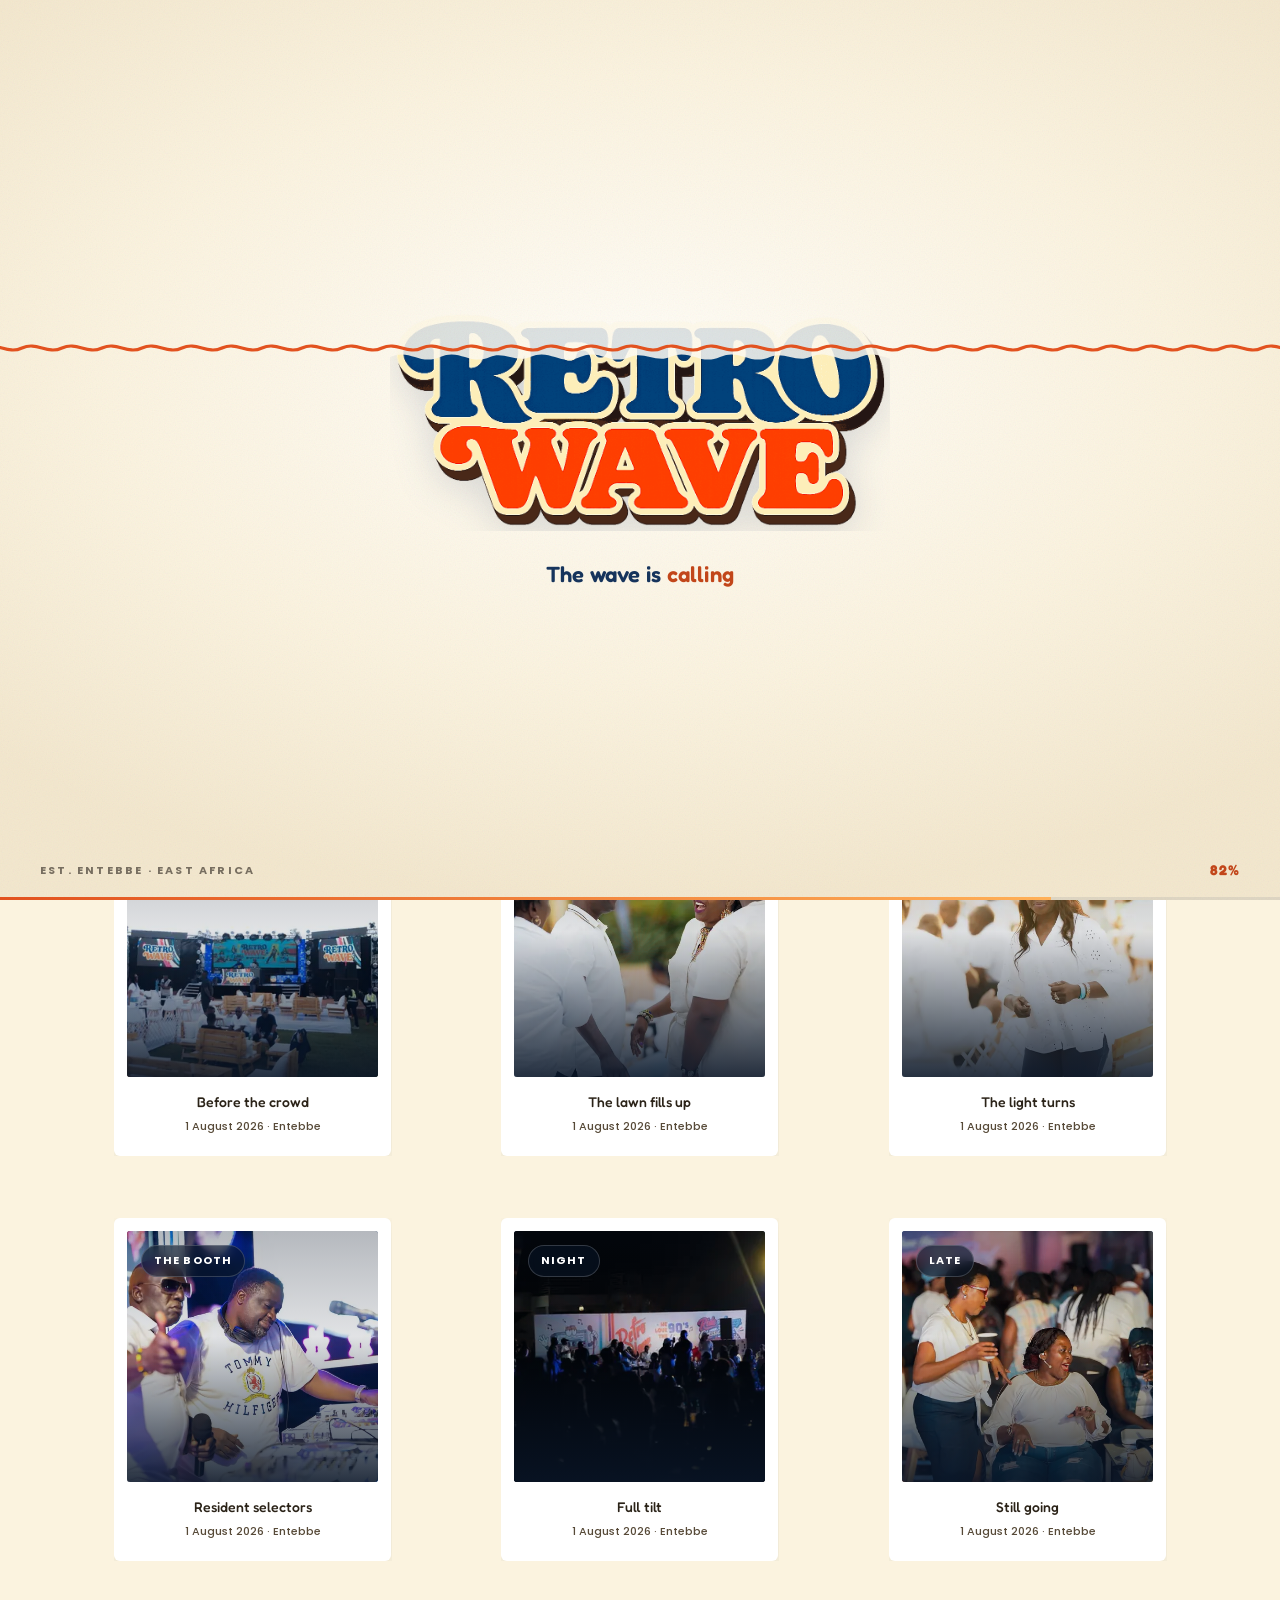
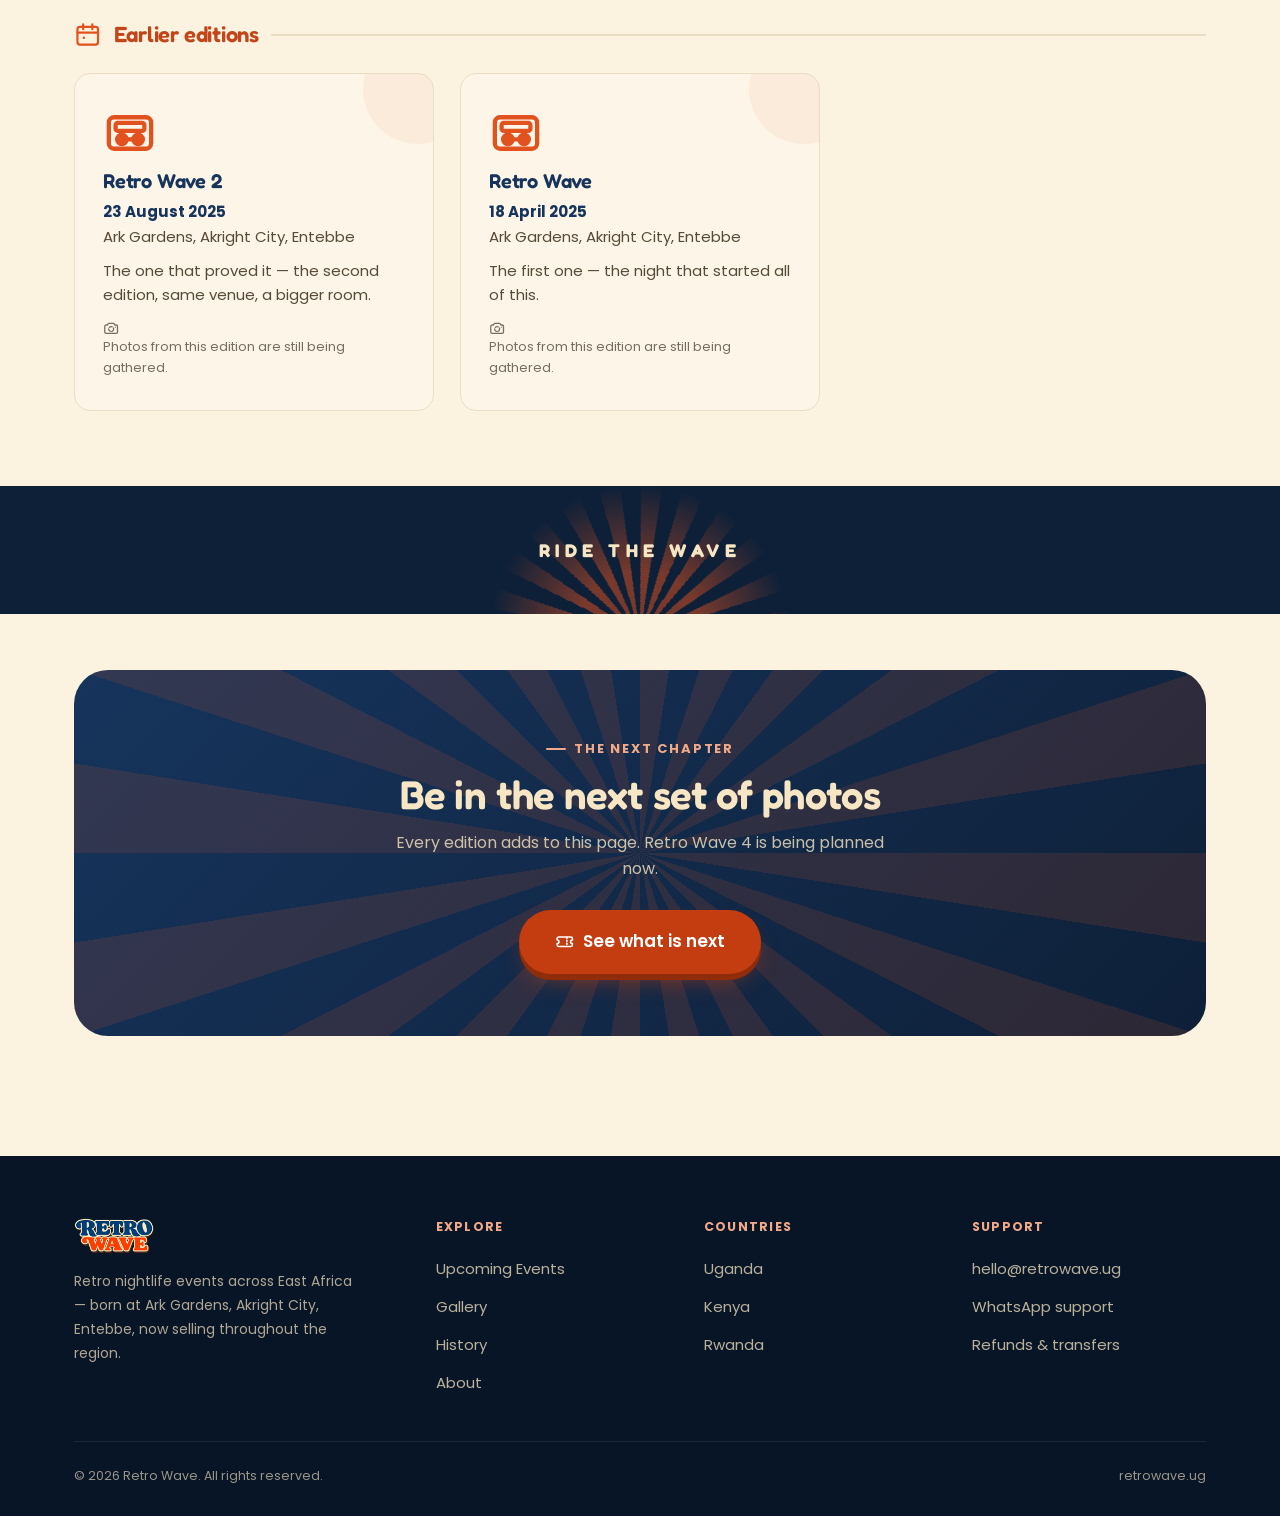
<file: history.html>
<!DOCTYPE html>
<html lang="en">
<head>
<meta charset="UTF-8">
<meta name="viewport" content="width=device-width, initial-scale=1.0, viewport-fit=cover">
<title>History — Retro Wave</title>
<meta name="description" content="Every Retro Wave edition so far — 18 April 2025, 23 August 2025 and 1 August 2026 at Ark Gardens, Akright City, Entebbe.">
<meta name="theme-color" content="#0e2038">
<link rel="canonical" href="https://cartelug.github.io/retrowave-site/history.html">

<!-- Link previews (WhatsApp, Facebook, X, iMessage, Slack) -->
<meta property="og:type" content="website">
<meta property="og:site_name" content="Retro Wave">
<meta property="og:locale" content="en_GB">
<meta property="og:url" content="https://cartelug.github.io/retrowave-site/history.html">
<meta property="og:title" content="History — Retro Wave">
<meta property="og:description" content="Every Retro Wave edition so far — 18 April 2025, 23 August 2025 and 1 August 2026 at Ark Gardens, Akright City, Entebbe.">
<meta property="og:image" content="https://cartelug.github.io/retrowave-site/assets/og-image.jpg">
<meta property="og:image:width" content="1200">
<meta property="og:image:height" content="630">
<meta property="og:image:alt" content="Retro Wave — the stage at Ark Gardens, Entebbe">
<meta name="twitter:card" content="summary_large_image">
<meta name="twitter:title" content="History — Retro Wave">
<meta name="twitter:description" content="Every Retro Wave edition so far — 18 April 2025, 23 August 2025 and 1 August 2026 at Ark Gardens, Akright City, Entebbe.">
<meta name="twitter:image" content="https://cartelug.github.io/retrowave-site/assets/og-image.jpg">

<!-- The wordmark is 2.24:1, so small icons use a purpose-drawn wave mark -->
<link rel="icon" href="assets/favicon-32.png" sizes="32x32" type="image/png">
<link rel="icon" href="assets/favicon-16.png" sizes="16x16" type="image/png">
<link rel="apple-touch-icon" href="assets/apple-touch-icon.png">
<link rel="manifest" href="site.webmanifest">

<link rel="preload" as="font" type="font/woff2" href="assets/fonts/fredoka-600.woff2" crossorigin>
<link rel="preload" as="font" type="font/woff2" href="assets/fonts/poppins-500.woff2" crossorigin>
<link rel="stylesheet" href="styles.css">
<script>document.documentElement.className += ' js';</script>
<noscript><style>
  .preloader{display:none!important}
  .main-nav{display:flex!important;flex-wrap:wrap}
  .nav-toggle{display:none!important}
</style></noscript>
</head>
<body>

<div class="preloader" role="status" aria-live="polite" aria-label="Loading Retro Wave">
  <div class="pl-stage">
    <div class="pl-mark">
      <img class="pl-logo pl-logo--ghost" src="assets/logo.png" alt="Retro Wave" width="1190" height="531">
      <div class="pl-fill" aria-hidden="true">
        <img src="assets/logo.png" alt="" width="1190" height="531">
      </div>
      <div class="pl-crest" aria-hidden="true"></div>
    </div>
    <p class="pl-tag">
      <span style="--i:0">The</span> <span style="--i:1">wave</span>
      <span style="--i:2">is</span> <span style="--i:3"><em>calling</em></span>
    </p>
  </div>
  <div class="pl-foot">
    <span>Est. Entebbe · East Africa</span>
    <span class="pl-pct">0%</span>
  </div>
  <div class="pl-rule" aria-hidden="true"><i></i></div>
</div>

<a class="skip-link" href="#main">Skip to main content</a>

<header class="site-header">
  <div class="wrap">
    <a href="index.html" class="brand" aria-label="Retro Wave home"><img src="assets/logo.png" alt="Retro Wave" width="1190" height="531"></a>
    <nav class="main-nav" aria-label="Main">
      <a href="index.html" style="--i:0">Home</a>
      <a href="events.html" style="--i:1">Events</a>
      <a href="gallery.html" style="--i:2">Gallery</a>
      <a href="history.html" class="active" aria-current="page" style="--i:3">History</a>
      <a href="about.html" style="--i:4">About</a>
    </nav>
    <div class="header-right">
      <div class="country-switch" role="group" aria-label="Filter events by country">
        <button type="button" data-country-btn="all" class="active" aria-pressed="true">All</button>
        <button type="button" data-country-btn="ug" aria-pressed="false"><svg class="flag flag--ug" viewBox="0 0 21 15" width="21" height="15" aria-hidden="true"><rect width="21" height="15" rx="2" fill="#111"/>
      <path fill="#FCDC04" d="M0 2.5h21V5H0z"/><path fill="#D90000" d="M0 5h21v2.5H0z"/>
      <path fill="#111" d="M0 7.5h21V10H0z"/><path fill="#FCDC04" d="M0 10h21v2.5H0z"/>
      <path fill="#D90000" d="M0 12.5h21V15H0z"/>
      <circle cx="10.5" cy="7.5" r="3" fill="#fff"/>
      <circle cx="10.5" cy="7.5" r="1.35" fill="#D90000"/></svg> UG</button>
        <button type="button" data-country-btn="ke" aria-pressed="false"><svg class="flag flag--ke" viewBox="0 0 21 15" width="21" height="15" aria-hidden="true"><rect width="21" height="15" rx="2" fill="#fff"/>
      <path fill="#111" d="M0 2h21v3.6H0z"/><path fill="#B60000" d="M0 6.3h21v2.4H0z"/>
      <path fill="#006600" d="M0 9.4h21v3.6H0z"/>
      <ellipse cx="10.5" cy="7.5" rx="2.1" ry="4.1" fill="#B60000" stroke="#fff" stroke-width="0.7"/>
      <ellipse cx="10.5" cy="7.5" rx="0.62" ry="2.2" fill="#fff"/></svg> KE</button>
        <button type="button" data-country-btn="rw" aria-pressed="false"><svg class="flag flag--rw" viewBox="0 0 21 15" width="21" height="15" aria-hidden="true"><rect width="21" height="15" rx="2" fill="#20AA46"/>
      <path fill="#00A1DE" d="M0 2a2 2 0 0 1 2-2h17a2 2 0 0 1 2 2v5.2H0z"/>
      <path fill="#FAD201" d="M0 7.2h21v3.7H0z"/>
      <circle cx="15.9" cy="3.8" r="1.5" fill="#FAD201"/>
      <g stroke="#FAD201" stroke-width=".62" stroke-linecap="round">
        <path d="M15.9 1.1v.75M15.9 5.75v.75M13.2 3.8h.75M17.85 3.8h.75"/>
        <path d="m14 1.9.53.53M17.27 5.17l.53.53M14 5.7l.53-.53M17.27 2.43l.53-.53"/>
      </g></svg> RW</button>
      </div>
      <a href="events.html" class="btn btn-primary btn-sm">Get Tickets</a>
      <button class="nav-toggle" type="button" aria-label="Open menu" aria-expanded="false" aria-controls="drawer"><i></i><i></i><i></i></button>
    </div>
  </div>
</header>

<div class="drawer" id="drawer" aria-hidden="true">
  <div class="drawer-inner">
    <nav class="drawer-links" aria-label="Mobile">
      <a href="index.html" style="--i:0"><span class="d-ico"><svg class="ico ico--home" viewBox="0 0 24 24" fill="none" stroke="currentColor" stroke-width="1.9" stroke-linecap="round" stroke-linejoin="round" aria-hidden="true"><path d="M3.4 10.6 12 3.6l8.6 7"/>
      <path d="M5.7 9.2v10.2a1 1 0 0 0 1 1h10.6a1 1 0 0 0 1-1V9.2"/>
      <path class="ic-door" d="M9.8 20.4v-5.1a2.2 2.2 0 0 1 4.4 0v5.1"/></svg></span>Home</a>
      <a href="events.html" style="--i:1"><span class="d-ico"><svg class="ico ico--ticket" viewBox="0 0 24 24" fill="none" stroke="currentColor" stroke-width="1.9" stroke-linecap="round" stroke-linejoin="round" aria-hidden="true"><path d="M4.6 6.2h14.8a2 2 0 0 1 2 2v1.5a2.3 2.3 0 0 0 0 4.6v1.5a2 2 0 0 1-2 2H4.6a2 2 0 0 1-2-2v-1.5a2.3 2.3 0 0 0 0-4.6V8.2a2 2 0 0 1 2-2Z"/>
      <path class="ic-perf" d="M14.6 6.6v10.8" stroke-dasharray="1.5 2.1"/></svg></span>Events</a>
      <a href="gallery.html" style="--i:2"><span class="d-ico"><svg class="ico ico--camera" viewBox="0 0 24 24" fill="none" stroke="currentColor" stroke-width="1.9" stroke-linecap="round" stroke-linejoin="round" aria-hidden="true"><path d="M2.6 9.4a2 2 0 0 1 2-2h1.9l1.5-2.3h8l1.5 2.3h1.9a2 2 0 0 1 2 2v8.4a2 2 0 0 1-2 2H4.6a2 2 0 0 1-2-2Z"/>
      <circle class="ic-lens" cx="12" cy="13.4" r="3.7" stroke-dasharray="4.6 2.4"/>
      <circle class="ic-flash" cx="18.4" cy="10.7" r=".85" fill="currentColor" stroke="none"/></svg></span>Gallery</a>
      <a href="history.html" class="active" aria-current="page" style="--i:3"><span class="d-ico"><svg class="ico ico--cassette" viewBox="0 0 24 24" fill="none" stroke="currentColor" stroke-width="1.9" stroke-linecap="round" stroke-linejoin="round" aria-hidden="true"><rect x="2.6" y="5" width="18.8" height="14" rx="2.3"/>
      <rect x="5.6" y="7.5" width="12.8" height="3.6" rx="1"/>
      <path d="M10.4 14.8h3.2"/>
      <g class="ic-reel"><circle cx="8.4" cy="14.8" r="2.1"/><path d="M8.4 12.7v4.2M6.3 14.8h4.2"/></g>
      <g class="ic-reel ic-reel--b"><circle cx="15.6" cy="14.8" r="2.1"/><path d="M15.6 12.7v4.2M13.5 14.8h4.2"/></g></svg></span>History</a>
      <a href="about.html" style="--i:4"><span class="d-ico"><svg class="ico ico--chat" viewBox="0 0 24 24" fill="none" stroke="currentColor" stroke-width="1.9" stroke-linecap="round" stroke-linejoin="round" aria-hidden="true"><path d="M4.2 5.6h15.6a1.9 1.9 0 0 1 1.9 1.9v7.4a1.9 1.9 0 0 1-1.9 1.9h-6.6l-4.4 3.3v-3.3H4.2a1.9 1.9 0 0 1-1.9-1.9V7.5a1.9 1.9 0 0 1 1.9-1.9Z"/>
      <circle class="ic-dot" cx="8.4" cy="11.2" r=".95" fill="currentColor" stroke="none"/>
      <circle class="ic-dot ic-dot--2" cx="12" cy="11.2" r=".95" fill="currentColor" stroke="none"/>
      <circle class="ic-dot ic-dot--3" cx="15.6" cy="11.2" r=".95" fill="currentColor" stroke="none"/></svg></span>About</a>
    </nav>
    <div class="drawer-foot">
      <div class="a11y-bar">
        <span class="a11y-label">Text size</span>
        <button type="button" class="a11y-btn" data-text-step="md" aria-pressed="true">A</button>
        <button type="button" class="a11y-btn" data-text-step="lg" aria-pressed="false"><span class="big">A</span></button>
        <button type="button" class="a11y-btn" data-text-step="xl" aria-pressed="false"><span class="big">A+</span></button>
      </div>
      <div class="a11y-bar">
        <span class="a11y-label">Motion</span>
        <button type="button" class="a11y-btn" data-motion-toggle aria-pressed="false"><svg class="ico ico--moon" viewBox="0 0 24 24" fill="none" stroke="currentColor" stroke-width="1.9" stroke-linecap="round" stroke-linejoin="round" aria-hidden="true"><path d="M20.4 14.6A8.7 8.7 0 0 1 9.4 3.6a8.8 8.8 0 1 0 11 11Z"/></svg> Reduce animations</button>
      </div>
      <div class="country-switch" role="group" aria-label="Filter events by country">
        <button type="button" data-country-btn="all" class="active" aria-pressed="true">All</button>
        <button type="button" data-country-btn="ug" aria-pressed="false"><svg class="flag flag--ug" viewBox="0 0 21 15" width="21" height="15" role="img" aria-label="Uganda"><rect width="21" height="15" rx="2" fill="#111"/>
      <path fill="#FCDC04" d="M0 2.5h21V5H0z"/><path fill="#D90000" d="M0 5h21v2.5H0z"/>
      <path fill="#111" d="M0 7.5h21V10H0z"/><path fill="#FCDC04" d="M0 10h21v2.5H0z"/>
      <path fill="#D90000" d="M0 12.5h21V15H0z"/>
      <circle cx="10.5" cy="7.5" r="3" fill="#fff"/>
      <circle cx="10.5" cy="7.5" r="1.35" fill="#D90000"/></svg></button>
        <button type="button" data-country-btn="ke" aria-pressed="false"><svg class="flag flag--ke" viewBox="0 0 21 15" width="21" height="15" role="img" aria-label="Kenya"><rect width="21" height="15" rx="2" fill="#fff"/>
      <path fill="#111" d="M0 2h21v3.6H0z"/><path fill="#B60000" d="M0 6.3h21v2.4H0z"/>
      <path fill="#006600" d="M0 9.4h21v3.6H0z"/>
      <ellipse cx="10.5" cy="7.5" rx="2.1" ry="4.1" fill="#B60000" stroke="#fff" stroke-width="0.7"/>
      <ellipse cx="10.5" cy="7.5" rx="0.62" ry="2.2" fill="#fff"/></svg></button>
        <button type="button" data-country-btn="rw" aria-pressed="false"><svg class="flag flag--rw" viewBox="0 0 21 15" width="21" height="15" role="img" aria-label="Rwanda"><rect width="21" height="15" rx="2" fill="#20AA46"/>
      <path fill="#00A1DE" d="M0 2a2 2 0 0 1 2-2h17a2 2 0 0 1 2 2v5.2H0z"/>
      <path fill="#FAD201" d="M0 7.2h21v3.7H0z"/>
      <circle cx="15.9" cy="3.8" r="1.5" fill="#FAD201"/>
      <g stroke="#FAD201" stroke-width=".62" stroke-linecap="round">
        <path d="M15.9 1.1v.75M15.9 5.75v.75M13.2 3.8h.75M17.85 3.8h.75"/>
        <path d="m14 1.9.53.53M17.27 5.17l.53.53M14 5.7l.53-.53M17.27 2.43l.53-.53"/>
      </g></svg></button>
      </div>
      <a href="events.html" class="btn btn-primary btn-block btn-lg"><svg class="ico ico--ticket" viewBox="0 0 24 24" fill="none" stroke="currentColor" stroke-width="1.9" stroke-linecap="round" stroke-linejoin="round" aria-hidden="true"><path d="M4.6 6.2h14.8a2 2 0 0 1 2 2v1.5a2.3 2.3 0 0 0 0 4.6v1.5a2 2 0 0 1-2 2H4.6a2 2 0 0 1-2-2v-1.5a2.3 2.3 0 0 0 0-4.6V8.2a2 2 0 0 1 2-2Z"/>
      <path class="ic-perf" d="M14.6 6.6v10.8" stroke-dasharray="1.5 2.1"/></svg> Get Tickets</a>
      <p class="drawer-contact">Need help? <a href="mailto:hello@retrowave.ug">hello@retrowave.ug</a></p>
    </div>
  </div>
</div>

<main id="main">
<section class="hero hero--compact grain">
  <div class="wrap hero-inner">
    <span class="eyebrow intro-fade" style="--i:0">The Track Record</span>
    <h1>
      <span class="line-mask"><span style="--i:0">Every night</span></span>
      <span class="line-mask"><span style="--i:1">so <em>far.</em></span></span>
    </h1>
    <p class="lede intro-fade" style="--i:1">Three editions, one home. Every Retro Wave to date has happened at Ark Gardens, Akright City in Entebbe.</p>
  </div>
</section>

<div class="divider divider-marquee" aria-hidden="true">
  <div class="mq-track"><span>THE WAVE IS CALLING <i class="mq-star">✦</i> RIDE THE WAVE <i class="mq-star">✦</i> WE LOVE THE 90s <i class="mq-star">✦</i> MELODY HAS NO TIME LIMIT <i class="mq-star">✦</i></span></div>
  <div class="mq-track"><span>THE WAVE IS CALLING <i class="mq-star">✦</i> RIDE THE WAVE <i class="mq-star">✦</i> WE LOVE THE 90s <i class="mq-star">✦</i> MELODY HAS NO TIME LIMIT <i class="mq-star">✦</i></span></div>
</div>

<section>
  <div class="wrap">
    <div class="filter-pills" role="group" aria-label="Filter by country" data-reveal="up">
      <button type="button" data-country-btn="all" class="active" aria-pressed="true">All countries</button>
      <button type="button" data-country-btn="ug" aria-pressed="false"><svg class="flag flag--ug" viewBox="0 0 21 15" width="21" height="15" aria-hidden="true"><rect width="21" height="15" rx="2" fill="#111"/>
      <path fill="#FCDC04" d="M0 2.5h21V5H0z"/><path fill="#D90000" d="M0 5h21v2.5H0z"/>
      <path fill="#111" d="M0 7.5h21V10H0z"/><path fill="#FCDC04" d="M0 10h21v2.5H0z"/>
      <path fill="#D90000" d="M0 12.5h21V15H0z"/>
      <circle cx="10.5" cy="7.5" r="3" fill="#fff"/>
      <circle cx="10.5" cy="7.5" r="1.35" fill="#D90000"/></svg> Uganda</button>
      <button type="button" data-country-btn="ke" aria-pressed="false"><svg class="flag flag--ke" viewBox="0 0 21 15" width="21" height="15" aria-hidden="true"><rect width="21" height="15" rx="2" fill="#fff"/>
      <path fill="#111" d="M0 2h21v3.6H0z"/><path fill="#B60000" d="M0 6.3h21v2.4H0z"/>
      <path fill="#006600" d="M0 9.4h21v3.6H0z"/>
      <ellipse cx="10.5" cy="7.5" rx="2.1" ry="4.1" fill="#B60000" stroke="#fff" stroke-width="0.7"/>
      <ellipse cx="10.5" cy="7.5" rx="0.62" ry="2.2" fill="#fff"/></svg> Kenya</button>
      <button type="button" data-country-btn="rw" aria-pressed="false"><svg class="flag flag--rw" viewBox="0 0 21 15" width="21" height="15" aria-hidden="true"><rect width="21" height="15" rx="2" fill="#20AA46"/>
      <path fill="#00A1DE" d="M0 2a2 2 0 0 1 2-2h17a2 2 0 0 1 2 2v5.2H0z"/>
      <path fill="#FAD201" d="M0 7.2h21v3.7H0z"/>
      <circle cx="15.9" cy="3.8" r="1.5" fill="#FAD201"/>
      <g stroke="#FAD201" stroke-width=".62" stroke-linecap="round">
        <path d="M15.9 1.1v.75M15.9 5.75v.75M13.2 3.8h.75M17.85 3.8h.75"/>
        <path d="m14 1.9.53.53M17.27 5.17l.53.53M14 5.7l.53-.53M17.27 2.43l.53-.53"/>
      </g></svg> Rwanda</button>
    </div>
    <p class="sr-only" data-filter-live aria-live="polite"></p>

    <div class="timeline" style="margin-top:34px;">

      <h2 class="timeline-year" data-reveal="up"><svg class="ico ico--calendar" viewBox="0 0 24 24" fill="none" stroke="currentColor" stroke-width="1.9" stroke-linecap="round" stroke-linejoin="round" aria-hidden="true"><rect x="3" y="5.2" width="18" height="15.4" rx="2.2"/>
      <path d="M3 10.2h18M8 3v4.2M16 3v4.2"/>
      <circle class="ic-flash" cx="8.6" cy="14.6" r="1.05" fill="currentColor" stroke="none"/></svg> 1 August 2026 — Retro Wave³</h2>
      <p class="lede" data-reveal="up" style="margin:-10px 0 24px;">The most recent night. Ark Gardens, Akright City, Entebbe.</p>
      <div class="history-grid" data-stagger="120">
        <figure class="polaroid" style="--tilt:-2deg;" data-country-item="ug" data-reveal="tilt">
          <div class="poster-art img-holder">
            <picture><source type="image/webp" srcset="assets/photos/stage-wide-480.webp 480w, assets/photos/stage-wide-960.webp 960w, assets/photos/stage-wide-1080.webp 1080w" sizes="(max-width:780px) 92vw, 30vw"><img src="assets/photos/stage-wide.jpg" alt="The Retro Wave main stage with LED screens reading Retro Wave 3" width="1080" height="720" loading="lazy" decoding="async"></picture>
            <span class="poster-tag">Doors</span>
          </div>
          <figcaption>Before the crowd<small>1 August 2026 · Entebbe</small></figcaption>
        </figure>
        <figure class="polaroid" style="--tilt:1.5deg;" data-country-item="ug" data-reveal="tilt">
          <div class="poster-art img-holder">
            <picture><source type="image/webp" srcset="assets/photos/all-white-group-480.webp 480w, assets/photos/all-white-group-854.webp 854w" sizes="(max-width:780px) 92vw, 30vw"><img src="assets/photos/all-white-group.jpg" alt="Guests in all-white outfits talking on the lawn" width="854" height="1280" loading="lazy" decoding="async"></picture>
            <span class="poster-tag">Day</span>
          </div>
          <figcaption>The lawn fills up<small>1 August 2026 · Entebbe</small></figcaption>
        </figure>
        <figure class="polaroid" style="--tilt:-1deg;" data-country-item="ug" data-reveal="tilt">
          <div class="poster-art img-holder">
            <picture><source type="image/webp" srcset="assets/photos/golden-hour-480.webp 480w, assets/photos/golden-hour-720.webp 720w" sizes="(max-width:780px) 92vw, 30vw"><img src="assets/photos/golden-hour.jpg" alt="A guest in white backlit by golden hour sun" width="720" height="1080" loading="lazy" decoding="async"></picture>
            <span class="poster-tag">Golden hour</span>
          </div>
          <figcaption>The light turns<small>1 August 2026 · Entebbe</small></figcaption>
        </figure>
        <figure class="polaroid" style="--tilt:2deg;" data-country-item="ug" data-reveal="tilt">
          <div class="poster-art img-holder">
            <picture><source type="image/webp" srcset="assets/photos/dj-booth-480.webp 480w, assets/photos/dj-booth-720.webp 720w" sizes="(max-width:780px) 92vw, 30vw"><img src="assets/photos/dj-booth.jpg" alt="A DJ at the decks with the host beside him" width="720" height="1080" loading="lazy" decoding="async"></picture>
            <span class="poster-tag">The booth</span>
          </div>
          <figcaption>Resident selectors<small>1 August 2026 · Entebbe</small></figcaption>
        </figure>
        <figure class="polaroid" style="--tilt:-1.5deg;" data-country-item="ug" data-reveal="tilt">
          <div class="poster-art img-holder">
            <picture><source type="image/webp" srcset="assets/photos/crowd-night-stage-480.webp 480w, assets/photos/crowd-night-stage-960.webp 960w, assets/photos/crowd-night-stage-1080.webp 1080w" sizes="(max-width:780px) 92vw, 30vw"><img src="assets/photos/crowd-night-stage.jpg" alt="Night crowd in front of the illuminated Retro Wave stage" width="1080" height="720" loading="lazy" decoding="async"></picture>
            <span class="poster-tag">Night</span>
          </div>
          <figcaption>Full tilt<small>1 August 2026 · Entebbe</small></figcaption>
        </figure>
        <figure class="polaroid" style="--tilt:1deg;" data-country-item="ug" data-reveal="tilt">
          <div class="poster-art img-holder">
            <picture><source type="image/webp" srcset="assets/photos/night-lounge-480.webp 480w, assets/photos/night-lounge-720.webp 720w" sizes="(max-width:780px) 92vw, 30vw"><img src="assets/photos/night-lounge.jpg" alt="Guests talking and dancing in the lounge late at night" width="720" height="1080" loading="lazy" decoding="async"></picture>
            <span class="poster-tag">Late</span>
          </div>
          <figcaption>Still going<small>1 August 2026 · Entebbe</small></figcaption>
        </figure>
      </div>

      <h2 class="timeline-year" data-reveal="up"><svg class="ico ico--calendar" viewBox="0 0 24 24" fill="none" stroke="currentColor" stroke-width="1.9" stroke-linecap="round" stroke-linejoin="round" aria-hidden="true"><rect x="3" y="5.2" width="18" height="15.4" rx="2.2"/>
      <path d="M3 10.2h18M8 3v4.2M16 3v4.2"/>
      <circle class="ic-flash" cx="8.6" cy="14.6" r="1.05" fill="currentColor" stroke="none"/></svg> Earlier editions</h2>
      <div class="steps-grid" data-stagger="120">
      <div class="stat step-card" data-country-item="ug" data-reveal="up">
        <span class="n" style="font-size:1.5rem;"><svg class="ico ico--cassette ico--xl" viewBox="0 0 24 24" fill="none" stroke="currentColor" stroke-width="1.9" stroke-linecap="round" stroke-linejoin="round" aria-hidden="true"><rect x="2.6" y="5" width="18.8" height="14" rx="2.3"/>
      <rect x="5.6" y="7.5" width="12.8" height="3.6" rx="1"/>
      <path d="M10.4 14.8h3.2"/>
      <g class="ic-reel"><circle cx="8.4" cy="14.8" r="2.1"/><path d="M8.4 12.7v4.2M6.3 14.8h4.2"/></g>
      <g class="ic-reel ic-reel--b"><circle cx="15.6" cy="14.8" r="2.1"/><path d="M15.6 12.7v4.2M13.5 14.8h4.2"/></g></svg></span>
        <h3>Retro Wave 2</h3>
        <p style="margin-bottom:10px;"><b style="color:var(--navy);">23 August 2025</b><br>Ark Gardens, Akright City, Entebbe</p>
        <p>The one that proved it — the second edition, same venue, a bigger room.</p>
        <p style="margin-top:12px; font-size:.8125rem; color:var(--ink-faint);"><svg class="ico ico--camera" viewBox="0 0 24 24" fill="none" stroke="currentColor" stroke-width="1.9" stroke-linecap="round" stroke-linejoin="round" aria-hidden="true"><path d="M2.6 9.4a2 2 0 0 1 2-2h1.9l1.5-2.3h8l1.5 2.3h1.9a2 2 0 0 1 2 2v8.4a2 2 0 0 1-2 2H4.6a2 2 0 0 1-2-2Z"/>
      <circle class="ic-lens" cx="12" cy="13.4" r="3.7" stroke-dasharray="4.6 2.4"/>
      <circle class="ic-flash" cx="18.4" cy="10.7" r=".85" fill="currentColor" stroke="none"/></svg> Photos from this edition are still being gathered.</p>
      </div>
      <div class="stat step-card" data-country-item="ug" data-reveal="up">
        <span class="n" style="font-size:1.5rem;"><svg class="ico ico--cassette ico--xl" viewBox="0 0 24 24" fill="none" stroke="currentColor" stroke-width="1.9" stroke-linecap="round" stroke-linejoin="round" aria-hidden="true"><rect x="2.6" y="5" width="18.8" height="14" rx="2.3"/>
      <rect x="5.6" y="7.5" width="12.8" height="3.6" rx="1"/>
      <path d="M10.4 14.8h3.2"/>
      <g class="ic-reel"><circle cx="8.4" cy="14.8" r="2.1"/><path d="M8.4 12.7v4.2M6.3 14.8h4.2"/></g>
      <g class="ic-reel ic-reel--b"><circle cx="15.6" cy="14.8" r="2.1"/><path d="M15.6 12.7v4.2M13.5 14.8h4.2"/></g></svg></span>
        <h3>Retro Wave</h3>
        <p style="margin-bottom:10px;"><b style="color:var(--navy);">18 April 2025</b><br>Ark Gardens, Akright City, Entebbe</p>
        <p>The first one — the night that started all of this.</p>
        <p style="margin-top:12px; font-size:.8125rem; color:var(--ink-faint);"><svg class="ico ico--camera" viewBox="0 0 24 24" fill="none" stroke="currentColor" stroke-width="1.9" stroke-linecap="round" stroke-linejoin="round" aria-hidden="true"><path d="M2.6 9.4a2 2 0 0 1 2-2h1.9l1.5-2.3h8l1.5 2.3h1.9a2 2 0 0 1 2 2v8.4a2 2 0 0 1-2 2H4.6a2 2 0 0 1-2-2Z"/>
      <circle class="ic-lens" cx="12" cy="13.4" r="3.7" stroke-dasharray="4.6 2.4"/>
      <circle class="ic-flash" cx="18.4" cy="10.7" r=".85" fill="currentColor" stroke="none"/></svg> Photos from this edition are still being gathered.</p>
      </div>
      </div>

    </div>

    <div class="empty-state" style="margin-top:34px;" data-country-empty="ke">
      <h3>Kenya history starts soon</h3>
      <p>Nothing has happened in Kenya yet, so there is nothing to show here. When it does, the recap lands on this page.</p>
      <a href="history.html" class="btn btn-primary"><svg class="ico ico--arrow-right" viewBox="0 0 24 24" fill="none" stroke="currentColor" stroke-width="1.9" stroke-linecap="round" stroke-linejoin="round" aria-hidden="true"><path d="M4.6 12h13.6"/><path d="m12.8 6.4 5.6 5.6-5.6 5.6"/></svg> See the Uganda story</a>
    </div>
    <div class="empty-state" style="margin-top:34px;" data-country-empty="rw">
      <h3>Rwanda history starts soon</h3>
      <p>Nothing has happened in Rwanda yet, so there is nothing to show here. When it does, the recap lands on this page.</p>
      <a href="history.html" class="btn btn-primary"><svg class="ico ico--arrow-right" viewBox="0 0 24 24" fill="none" stroke="currentColor" stroke-width="1.9" stroke-linecap="round" stroke-linejoin="round" aria-hidden="true"><path d="M4.6 12h13.6"/><path d="m12.8 6.4 5.6 5.6-5.6 5.6"/></svg> See the Uganda story</a>
    </div>
  </div>
</section>

<div class="divider divider-burst" aria-hidden="true">
  <span class="burst-disc"></span>
  <span class="burst-label">Ride the wave</span>
</div>

<section style="padding-top:56px;">
  <div class="wrap">
    <div class="cta-band" data-reveal="zoom">
      <span class="eyebrow" style="color:var(--peach);">The Next Chapter</span>
      <h2 style="margin-top:12px;">Be in the next set of photos</h2>
      <p>Every edition adds to this page. Retro Wave 4 is being planned now.</p>
      <a href="events.html" class="btn btn-primary btn-lg"><svg class="ico ico--ticket" viewBox="0 0 24 24" fill="none" stroke="currentColor" stroke-width="1.9" stroke-linecap="round" stroke-linejoin="round" aria-hidden="true"><path d="M4.6 6.2h14.8a2 2 0 0 1 2 2v1.5a2.3 2.3 0 0 0 0 4.6v1.5a2 2 0 0 1-2 2H4.6a2 2 0 0 1-2-2v-1.5a2.3 2.3 0 0 0 0-4.6V8.2a2 2 0 0 1 2-2Z"/>
      <path class="ic-perf" d="M14.6 6.6v10.8" stroke-dasharray="1.5 2.1"/></svg> See what is next</a>
    </div>
  </div>
</section>
</main>

<footer class="site-footer">
  <div class="wrap">
    <div class="footer-grid">
      <div>
        <img src="assets/logo.png" alt="Retro Wave" width="1190" height="531">
        <p>Retro nightlife events across East Africa — born at Ark Gardens, Akright City, Entebbe, now selling throughout the region.</p>
      </div>
      <div class="footer-col">
        <h2 class="footer-h">Explore</h2>
        <a href="events.html">Upcoming Events</a>
        <a href="gallery.html">Gallery</a>
        <a href="history.html">History</a>
        <a href="about.html">About</a>
      </div>
      <div class="footer-col">
        <h2 class="footer-h">Countries</h2>
        <a href="events.html">Uganda</a>
        <a href="events.html">Kenya</a>
        <a href="events.html">Rwanda</a>
      </div>
      <div class="footer-col">
        <h2 class="footer-h">Support</h2>
        <a href="mailto:hello@retrowave.ug">hello@retrowave.ug</a>
        <span>WhatsApp support</span>
        <span>Refunds &amp; transfers</span>
      </div>
    </div>
    <div class="footer-bottom">
      <span>© 2026 Retro Wave. All rights reserved.</span>
      <span>retrowave.ug</span>
    </div>
  </div>
</footer>

<nav class="mobile-dock" aria-label="Quick links">
  <ul>
    <li><a href="index.html" class=""><span class="d-ico"><svg class="ico ico--home" viewBox="0 0 24 24" fill="none" stroke="currentColor" stroke-width="1.9" stroke-linecap="round" stroke-linejoin="round" aria-hidden="true"><path d="M3.4 10.6 12 3.6l8.6 7"/>
      <path d="M5.7 9.2v10.2a1 1 0 0 0 1 1h10.6a1 1 0 0 0 1-1V9.2"/>
      <path class="ic-door" d="M9.8 20.4v-5.1a2.2 2.2 0 0 1 4.4 0v5.1"/></svg></span>Home</a></li>
    <li><a href="events.html" class=""><span class="d-ico"><svg class="ico ico--ticket" viewBox="0 0 24 24" fill="none" stroke="currentColor" stroke-width="1.9" stroke-linecap="round" stroke-linejoin="round" aria-hidden="true"><path d="M4.6 6.2h14.8a2 2 0 0 1 2 2v1.5a2.3 2.3 0 0 0 0 4.6v1.5a2 2 0 0 1-2 2H4.6a2 2 0 0 1-2-2v-1.5a2.3 2.3 0 0 0 0-4.6V8.2a2 2 0 0 1 2-2Z"/>
      <path class="ic-perf" d="M14.6 6.6v10.8" stroke-dasharray="1.5 2.1"/></svg></span>Events</a></li>
    <li><a href="event.html" class="dock-cta"><span class="d-ico"><svg class="ico ico--ticket" viewBox="0 0 24 24" fill="none" stroke="currentColor" stroke-width="1.9" stroke-linecap="round" stroke-linejoin="round" aria-hidden="true"><path d="M4.6 6.2h14.8a2 2 0 0 1 2 2v1.5a2.3 2.3 0 0 0 0 4.6v1.5a2 2 0 0 1-2 2H4.6a2 2 0 0 1-2-2v-1.5a2.3 2.3 0 0 0 0-4.6V8.2a2 2 0 0 1 2-2Z"/>
      <path class="ic-perf" d="M14.6 6.6v10.8" stroke-dasharray="1.5 2.1"/></svg></span>Tickets</a></li>
    <li><a href="gallery.html" class=""><span class="d-ico"><svg class="ico ico--camera" viewBox="0 0 24 24" fill="none" stroke="currentColor" stroke-width="1.9" stroke-linecap="round" stroke-linejoin="round" aria-hidden="true"><path d="M2.6 9.4a2 2 0 0 1 2-2h1.9l1.5-2.3h8l1.5 2.3h1.9a2 2 0 0 1 2 2v8.4a2 2 0 0 1-2 2H4.6a2 2 0 0 1-2-2Z"/>
      <circle class="ic-lens" cx="12" cy="13.4" r="3.7" stroke-dasharray="4.6 2.4"/>
      <circle class="ic-flash" cx="18.4" cy="10.7" r=".85" fill="currentColor" stroke="none"/></svg></span>Photos</a></li>
    <li><a href="about.html" class=""><span class="d-ico"><svg class="ico ico--chat" viewBox="0 0 24 24" fill="none" stroke="currentColor" stroke-width="1.9" stroke-linecap="round" stroke-linejoin="round" aria-hidden="true"><path d="M4.2 5.6h15.6a1.9 1.9 0 0 1 1.9 1.9v7.4a1.9 1.9 0 0 1-1.9 1.9h-6.6l-4.4 3.3v-3.3H4.2a1.9 1.9 0 0 1-1.9-1.9V7.5a1.9 1.9 0 0 1 1.9-1.9Z"/>
      <circle class="ic-dot" cx="8.4" cy="11.2" r=".95" fill="currentColor" stroke="none"/>
      <circle class="ic-dot ic-dot--2" cx="12" cy="11.2" r=".95" fill="currentColor" stroke="none"/>
      <circle class="ic-dot ic-dot--3" cx="15.6" cy="11.2" r=".95" fill="currentColor" stroke="none"/></svg></span>About</a></li>
  </ul>
</nav>

<button class="to-top" type="button" aria-label="Back to top"><svg class="ico ico--arrow-up" viewBox="0 0 24 24" fill="none" stroke="currentColor" stroke-width="1.9" stroke-linecap="round" stroke-linejoin="round" aria-hidden="true"><path d="M12 19.4V5.2"/><path d="M6.4 10.8 12 5.2l5.6 5.6"/></svg></button>

<script src="script.js"></script>
</body>
</html>
</file>
<file: styles.css>
/* ============================================================
   RETRO WAVE — Design System v2
   Display: Fredoka (bold, rounded — echoes the logo's bubble type)
   Body/UI: Poppins
   Self-hosted — no external font CDN dependency.

   Type is rem-based so the "Bigger text" control (see script.js)
   scales the entire interface for readers who need it.
   ============================================================ */

@font-face { font-family:'Fredoka'; font-style:normal; font-weight:500; src:url('assets/fonts/fredoka-500.woff2') format('woff2'); font-display:swap; }
@font-face { font-family:'Fredoka'; font-style:normal; font-weight:600; src:url('assets/fonts/fredoka-600.woff2') format('woff2'); font-display:swap; }
@font-face { font-family:'Fredoka'; font-style:normal; font-weight:700; src:url('assets/fonts/fredoka-700.woff2') format('woff2'); font-display:swap; }
@font-face { font-family:'Poppins'; font-style:normal; font-weight:400; src:url('assets/fonts/poppins-400.woff2') format('woff2'); font-display:swap; }
@font-face { font-family:'Poppins'; font-style:normal; font-weight:500; src:url('assets/fonts/poppins-500.woff2') format('woff2'); font-display:swap; }
@font-face { font-family:'Poppins'; font-style:italic; font-weight:500; src:url('assets/fonts/poppins-500-italic.woff2') format('woff2'); font-display:swap; }
@font-face { font-family:'Poppins'; font-style:normal; font-weight:600; src:url('assets/fonts/poppins-600.woff2') format('woff2'); font-display:swap; }
@font-face { font-family:'Poppins'; font-style:normal; font-weight:700; src:url('assets/fonts/poppins-700.woff2') format('woff2'); font-display:swap; }

/* ============================================================
   1. TOKENS
   ============================================================ */
:root {
  --navy: #16345c;
  --navy-deep: #0e2038;
  --navy-ink: #081527;
  --navy-light: #1a3d6b;
  --orange: #e2521f;
  --orange-deep: #c43d10;
  --orange-bright: #ff6a2b;
  /* #e2521f is only 3.48:1 on cream — too low for body-sized text. Same
     hue at 86%, for anything small sitting on a light ground. */
  --orange-text: #c2461a;
  --peach: #f2a988;
  --cream: #fbf3df;
  --cream-card: #fdf6e8;
  --cream-alt: #f4e9cf;
  --cream-logo: #f6e6c3;
  --ink: #2b2318;
  --ink-soft: #574a38;
  --ink-faint: #776e60;
  --border: #e9ddc4;

  /* Sunset accents lifted from the event's own stage murals */
  --sun-1: #ffb057;
  --sun-2: #ff5f6d;
  --sun-3: #b0387f;
  --sun-4: #5b2a86;
  --cyan: #35d0d8;

  --font-display: 'Fredoka', system-ui, sans-serif;
  --font-body: 'Poppins', system-ui, -apple-system, sans-serif;

  --radius-sm: 10px;
  --radius-md: 16px;
  --radius-lg: 26px;
  --radius-xl: 34px;

  --shadow-soft: 0 10px 30px rgba(14,32,56,.10);
  --shadow-card: 0 6px 18px rgba(14,32,56,.08);
  --shadow-lift: 0 22px 48px -18px rgba(14,32,56,.42);
  --shadow-glow: 0 0 44px -8px rgba(226,82,31,.55);

  --container: 1180px;
  --header-h: 72px;
  --dock-h: 0px;

  --ease-out: cubic-bezier(.22,.9,.28,1);
  --ease-spring: cubic-bezier(.34,1.4,.5,1);
}

/* Text-size control (persisted by script.js) */
html {
  font-size: 100%; -webkit-text-size-adjust: 100%; scroll-behavior: smooth;
  /* keyboard and :target jumps must clear the sticky header */
  scroll-padding-top: calc(var(--header-h) + 14px);
}
html[data-text="lg"] { font-size: 112.5%; }
html[data-text="xl"] { font-size: 125%; }

/* ============================================================
   2. BASE
   ============================================================ */
* { box-sizing: border-box; }

body {
  margin: 0;
  font-family: var(--font-body);
  font-size: 1rem;
  background: var(--cream);
  color: var(--ink);
  line-height: 1.62;
  -webkit-font-smoothing: antialiased;
  overflow-x: hidden;
  padding-bottom: var(--dock-h);
}
body.is-locked { overflow: hidden; }

img { max-width: 100%; display: block; }
picture { display: contents; }
a { color: inherit; text-decoration: none; }
button { font-family: inherit; cursor: pointer; }
ul { list-style: none; margin: 0; padding: 0; }

:focus-visible {
  outline: 3px solid var(--orange);
  outline-offset: 3px;
  border-radius: 4px;
}

::selection { background: var(--orange); color: #fff; }

.wrap { max-width: var(--container); margin: 0 auto; padding: 0 24px; }

h1, h2, h3, h4 {
  font-family: var(--font-display);
  font-weight: 600;
  line-height: 1.12;
  margin: 0;
  color: var(--navy);
  letter-spacing: -.01em;
}

.eyebrow {
  display: inline-flex; align-items: center; gap: 8px;
  font-family: var(--font-body); font-weight: 700;
  font-size: .8125rem; letter-spacing: .14em; text-transform: uppercase;
  color: var(--orange-text);
}
.eyebrow::before { content:""; width:20px; height:2px; background: currentColor; border-radius:2px; flex-shrink:0; }

.lede { font-size: 1.0625rem; color: var(--ink-soft); max-width: 62ch; }

.skip-link {
  position: absolute; left: 12px; top: -80px; z-index: 999;
  background: var(--orange-deep); color:#fff; padding: 12px 20px;
  border-radius: 0 0 12px 12px; font-weight: 700; font-size: .9375rem;
  transition: top .2s var(--ease-out);
}
.skip-link:focus { top: 0; }

.sr-only {
  position:absolute; width:1px; height:1px; padding:0; margin:-1px;
  overflow:hidden; clip:rect(0 0 0 0); white-space:nowrap; border:0;
}

/* overflow-x: clip contains the horizontal reveal transforms below without
   creating a scroll container (so position: sticky children still work). */
section { padding: 76px 0; position: relative; overflow-x: clip; }
.section-head {
  display: flex; align-items: flex-end; justify-content: space-between;
  gap: 24px; margin-bottom: 38px; flex-wrap: wrap;
}
.section-head h2 { font-size: clamp(1.75rem, 3.4vw, 2.375rem); margin-top: 10px; }

/* Textures */
.grain::after {
  content:""; position:absolute; inset:0; pointer-events:none; opacity:.055;
  background-image: url("data:image/svg+xml,%3Csvg xmlns='http://www.w3.org/2000/svg' width='140' height='140'%3E%3Cfilter id='n'%3E%3CfeTurbulence type='fractalNoise' baseFrequency='.85' numOctaves='3'/%3E%3C/filter%3E%3Crect width='140' height='140' filter='url(%23n)'/%3E%3C/svg%3E");
}

/* ============================================================
   3. MOTION PREFERENCES
   ============================================================ */
@media (prefers-reduced-motion: reduce) {
  html:not([data-motion="full"]) *,
  html:not([data-motion="full"]) *::before,
  html:not([data-motion="full"]) *::after {
    animation-duration: .001ms !important;
    animation-iteration-count: 1 !important;
    transition-duration: .001ms !important;
    scroll-behavior: auto !important;
  }
}
/* Manual "reduce motion" switch */
html[data-motion="calm"] *,
html[data-motion="calm"] *::before,
html[data-motion="calm"] *::after {
  animation-duration: .001ms !important;
  animation-iteration-count: 1 !important;
  transition-duration: .001ms !important;
  scroll-behavior: auto !important;
}
html[data-motion="calm"] [data-reveal] { opacity: 1 !important; transform: none !important; clip-path: none !important; }

/* ============================================================
   4. PRELOADER — "the wave is calling"
   A title card, not a spinner. The real logo sits ghosted on
   cream and the wave fills it from the bottom up: the waterline
   IS the progress. A hairline rule and a tabular percentage sit
   on the bottom edge like a film slate.
   ============================================================ */
html:not(.js) .preloader { display: none; }

.preloader {
  position: fixed; inset: 0; z-index: 9999;
  display: grid; place-items: center;
  background: var(--cream);
  overflow: hidden;
  --p: 0;
  transform: translateY(0);
  transition: transform .75s cubic-bezier(.76, 0, .24, 1) .28s;
}
.preloader[hidden] { display: none; }

/* soft vignette keeps the cream from reading flat */
.preloader::before {
  content: ""; position: absolute; inset: 0;
  background: radial-gradient(72% 58% at 50% 42%, #fffdf7 0%, var(--cream) 58%, #f3e7cd 100%);
}
/* paper grain */
.preloader::after {
  content: ""; position: absolute; inset: 0; pointer-events: none; opacity: .5;
  background-image: url("data:image/svg+xml,%3Csvg xmlns='http://www.w3.org/2000/svg' width='140' height='140'%3E%3Cfilter id='n'%3E%3CfeTurbulence type='fractalNoise' baseFrequency='.82' numOctaves='3'/%3E%3C/filter%3E%3Crect width='140' height='140' filter='url(%23n)' opacity='.16'/%3E%3C/svg%3E");
}

.pl-stage {
  position: relative; z-index: 3;
  width: min(500px, 78vw); text-align: center;
  transition: opacity .32s ease, transform .5s var(--ease-out);
}

/* ---- the mark ---- */
.pl-mark { position: relative; }
.pl-mark img { width: 100%; height: auto; display: block; }

/* ghosted base layer — the logo before the wave reaches it */
.pl-logo--ghost { opacity: .13; }

/* the filled copy, clipped to the waterline */
.pl-fill {
  position: absolute; left: 0; right: 0; bottom: 0;
  height: calc(var(--p) * 100%);
  overflow: hidden;
  transition: height .35s var(--ease-out);
  /* Two mask layers: a repeating wave strip pinned to the top edge, and a
     solid block filling everything beneath it. Both use top/bottom keywords,
     so no percentage-position maths is involved and the crest stays put. */
  -webkit-mask-image:
    url("data:image/svg+xml,%3Csvg xmlns='http://www.w3.org/2000/svg' viewBox='0 0 140 18'%3E%3Cpath d='M0,9 C20,0 30,18 50,9 C70,0 80,18 100,9 C113,3 127,15 140,9 L140,18 L0,18 Z' fill='%23000'/%3E%3C/svg%3E"),
    linear-gradient(#000, #000);
  mask-image:
    url("data:image/svg+xml,%3Csvg xmlns='http://www.w3.org/2000/svg' viewBox='0 0 140 18'%3E%3Cpath d='M0,9 C20,0 30,18 50,9 C70,0 80,18 100,9 C113,3 127,15 140,9 L140,18 L0,18 Z' fill='%23000'/%3E%3C/svg%3E"),
    linear-gradient(#000, #000);
  -webkit-mask-size: 140px 18px, 100% calc(100% - 16px);
  mask-size: 140px 18px, 100% calc(100% - 16px);
  -webkit-mask-repeat: repeat-x, repeat-x;
  mask-repeat: repeat-x, repeat-x;
  -webkit-mask-position: 0 top, 0 bottom;
  mask-position: 0 top, 0 bottom;
  animation: plDrift 3.6s linear infinite;
}
.pl-fill img {
  position: absolute; left: 0; bottom: 0; width: 100%; height: auto;
  filter: drop-shadow(0 8px 20px rgba(22, 52, 92, .16));
}

/* The waterline runs right across the screen. A repeating background keeps the
   wavelength constant at every viewport width — a stretched SVG would flatten
   out on desktop and bunch up on a phone. */
.pl-crest {
  position: absolute; left: -60vw; right: -60vw;
  bottom: calc(var(--p) * 100%);
  height: 22px; margin-bottom: -11px;
  z-index: 4; pointer-events: none;
  background-image: url("data:image/svg+xml,%3Csvg xmlns='http://www.w3.org/2000/svg' viewBox='0 0 120 22'%3E%3Cpath d='M0,11 C15,4 25,18 40,11 C55,4 65,18 80,11 C95,4 105,18 120,11' fill='none' stroke='%23e2521f' stroke-width='3.2' stroke-linecap='round'/%3E%3C/svg%3E");
  background-repeat: repeat-x;
  background-size: 120px 22px;
  background-position: 0 center;
  transition: bottom .35s var(--ease-out);
  animation: plCrest 3s linear infinite;
}

@keyframes plDrift { to { -webkit-mask-position: -140px top, 0 bottom; mask-position: -140px top, 0 bottom; } }
@keyframes plCrest { to { background-position-x: -120px; } }

/* ---- tagline ---- */
.pl-tag {
  margin: 26px 0 0;
  font-family: var(--font-display); font-weight: 600;
  font-size: clamp(1.0625rem, 3.2vw, 1.375rem);
  letter-spacing: .01em; color: var(--navy);
}
.pl-tag span {
  display: inline-block;
  opacity: 0;
  animation: plWord .7s var(--ease-out) both;
  animation-delay: calc(var(--i) * 130ms + 420ms);
}
.pl-tag em { font-style: normal; color: var(--orange-text); }
@keyframes plWord { from { opacity: 0; transform: translateY(10px); } to { opacity: 1; transform: none; } }

/* ---- slate along the bottom edge ---- */
.pl-foot {
  position: absolute; left: 0; right: 0; bottom: 0; z-index: 3;
  display: flex; align-items: center; justify-content: space-between;
  padding: 0 clamp(18px, 4vw, 40px) 18px;
  font-size: .6875rem; font-weight: 700;
  letter-spacing: .2em; text-transform: uppercase;
  color: var(--ink-faint);
  opacity: 0; animation: plWord .6s var(--ease-out) both .7s;
}
.pl-pct {
  font-family: var(--font-display); font-size: .875rem; letter-spacing: .06em;
  color: var(--orange-text); font-variant-numeric: tabular-nums;
}
.pl-rule {
  position: absolute; left: 0; right: 0; bottom: 0; z-index: 4;
  height: 3px; background: rgba(22, 52, 92, .09);
}
.pl-rule i {
  display: block; height: 100%; width: calc(var(--p) * 100%);
  background: linear-gradient(90deg, var(--orange), var(--sun-1));
  transition: width .35s var(--ease-out);
}

/* ---- exit ---- */
.preloader.is-done { pointer-events: none; transform: translateY(-100%); }
.preloader.is-done .pl-stage {
  opacity: 0; transform: translateY(-14px) scale(.99);
  transition-delay: .22s;
}
.preloader.is-done .pl-foot { opacity: 0; transition: opacity .25s ease; animation: none; }
.preloader.is-done .pl-crest { opacity: 0; transition: opacity .3s ease; }

/* ============================================================
   5. HEADER + NAVIGATION
   ============================================================ */
.site-header {
  position: sticky; top: 0; z-index: 300;
  background: rgba(14,32,56,.82);
  backdrop-filter: blur(14px) saturate(140%);
  -webkit-backdrop-filter: blur(14px) saturate(140%);
  border-bottom: 1px solid rgba(255,255,255,.08);
  transition: transform .35s var(--ease-out), background .3s ease, box-shadow .3s ease;
}
.site-header.is-stuck { background: rgba(9,22,40,.94); box-shadow: 0 10px 30px -12px rgba(0,0,0,.6); }
.site-header.is-hidden { transform: translateY(-100%); }

.site-header .wrap {
  display: flex; align-items: center; gap: 22px;
  min-height: var(--header-h); padding-top: 10px; padding-bottom: 10px;
}
.brand { display: flex; align-items: center; flex-shrink: 0; }
.brand img { height: 38px; width: auto; transition: transform .3s var(--ease-spring); }
.brand:hover img { transform: rotate(-2.5deg) scale(1.04); }

/* Nav links stagger in once the intro runs */
.main-nav { display: flex; align-items: center; gap: 4px; margin-left: 10px; }
.main-nav > a {
  position: relative;
  font-size: .9375rem; font-weight: 500;
  color: rgba(246,230,195,.82);
  padding: 9px 15px; border-radius: 999px;
  transition: color .2s ease, background .2s ease;
}
.main-nav > a::after {
  content:""; position:absolute; left:15px; right:15px; bottom:5px; height:2px;
  background: var(--orange); border-radius:2px;
  transform: scaleX(0); transform-origin: left; transition: transform .28s var(--ease-out);
}
.main-nav > a:hover { color: var(--cream-logo); background: rgba(255,255,255,.07); }
.main-nav > a:hover::after { transform: scaleX(1); }
.main-nav > a.active { color:#fff; background: rgba(255,255,255,.12); }
.main-nav > a.active::after { transform: scaleX(1); }

body.intro-ready .main-nav > a {
  animation: navDrop .55s var(--ease-out) both;
  animation-delay: calc(var(--i,0) * 70ms + 120ms);
}
@keyframes navDrop { from { opacity:0; transform: translateY(-14px); } to { opacity:1; transform:none; } }

.header-right { margin-left: auto; display: flex; align-items: center; gap: 12px; }

.country-switch {
  display: flex; background: rgba(255,255,255,.08);
  border-radius: 999px; padding: 4px; gap: 2px;
}
.country-switch button {
  background: transparent; border: none; color: rgba(246,230,195,.7);
  font-family: var(--font-body); font-size: .8125rem; font-weight: 600;
  padding: 8px 13px; border-radius: 999px;
  transition: background .2s ease, color .2s ease;
}
.country-switch button:hover { color: var(--cream-logo); }
.country-switch button.active { background: var(--orange-deep); color: #fff; box-shadow: 0 2px 10px rgba(196,61,16,.5); }

.nav-toggle {
  display: none; position: relative;
  width: 48px; height: 48px; border-radius: 14px;
  background: rgba(255,255,255,.09); border: 1px solid rgba(255,255,255,.14);
  align-items: center; justify-content: center; flex-direction: column; gap: 5px;
}
.nav-toggle i {
  display: block; width: 20px; height: 2.5px; border-radius: 2px;
  background: var(--cream-logo);
  transition: transform .3s var(--ease-out), opacity .2s ease, width .3s var(--ease-out);
}
.nav-toggle i:nth-child(2) { width: 14px; }
.nav-toggle[aria-expanded="true"] i:nth-child(1) { transform: translateY(7.5px) rotate(45deg); }
.nav-toggle[aria-expanded="true"] i:nth-child(2) { opacity: 0; transform: scaleX(0); }
.nav-toggle[aria-expanded="true"] i:nth-child(3) { transform: translateY(-7.5px) rotate(-45deg); width: 20px; }

/* ---------- Mobile drawer ---------- */
.drawer {
  position: fixed; inset: 0; z-index: 290;
  background: linear-gradient(170deg, var(--navy-light) 0%, var(--navy-deep) 60%, var(--navy-ink) 100%);
  display: flex; flex-direction: column;
  padding: calc(var(--header-h) + 18px) 24px 32px;
  overflow-y: auto; overscroll-behavior: contain;
  clip-path: circle(0% at calc(100% - 44px) 36px);
  transition: clip-path .6s var(--ease-out), visibility .6s;
  visibility: hidden;
}
.drawer.is-open { clip-path: circle(160% at calc(100% - 44px) 36px); visibility: visible; }
.drawer::before {
  content:""; position:absolute; bottom:-30%; left:-20%; width:140%; height:80%;
  background: radial-gradient(circle at 50% 100%, rgba(226,82,31,.3), transparent 62%);
  pointer-events:none;
}
.drawer-inner { position: relative; z-index: 2; display: flex; flex-direction: column; height: 100%; }

.drawer-links { display: flex; flex-direction: column; gap: 6px; }
.drawer-links a {
  display: flex; align-items: center; gap: 16px;
  min-height: 62px; padding: 12px 18px;
  border-radius: 18px;
  font-family: var(--font-display); font-size: 1.375rem; font-weight: 600;
  color: var(--cream-logo);
  background: rgba(255,255,255,.05);
  border: 1px solid rgba(255,255,255,.08);
  opacity: 0; transform: translateX(-26px);
  transition: background .2s ease, border-color .2s ease;
}
.drawer.is-open .drawer-links a {
  animation: drawerItem .5s var(--ease-out) forwards;
  animation-delay: calc(var(--i,0) * 65ms + 150ms);
}
.drawer-links a:active { background: rgba(255,255,255,.12); }
.drawer-links a.active { background: rgba(226,82,31,.2); border-color: rgba(226,82,31,.5); }
.drawer-links .d-ico {
  width: 40px; height: 40px; flex-shrink: 0;
  display: grid; place-items: center;
  border-radius: 12px; background: rgba(255,255,255,.09);
  font-size: 1.25rem;
}
.drawer-links a.active .d-ico { background: var(--orange); }
@keyframes drawerItem { to { opacity:1; transform:none; } }

.drawer-foot {
  margin-top: auto; padding-top: 28px;
  opacity: 0; transition: opacity .4s ease .5s;
}
.drawer.is-open .drawer-foot { opacity: 1; }
.drawer-foot .country-switch { width: 100%; justify-content: space-between; margin-bottom: 14px; }
.drawer-foot .country-switch button { flex: 1; min-height: 46px; }
.drawer-contact { margin-top: 18px; font-size: .875rem; color: rgba(246,230,195,.6); text-align: center; }
.drawer-contact a { color: var(--peach); font-weight: 600; }

/* ---------- Accessibility toolbar ---------- */
.a11y-bar {
  display: flex; align-items: center; gap: 8px;
  background: rgba(255,255,255,.06); border: 1px solid rgba(255,255,255,.12);
  border-radius: 14px; padding: 8px 10px; margin-bottom: 14px;
}
.a11y-bar .a11y-label {
  font-size: .6875rem; font-weight: 700; letter-spacing: .12em;
  text-transform: uppercase; color: rgba(246,230,195,.72); margin-right: auto;
}
.a11y-btn {
  min-width: 46px; min-height: 42px; padding: 0 12px;
  border-radius: 10px; border: 1px solid rgba(255,255,255,.16);
  background: rgba(255,255,255,.05); color: var(--cream-logo);
  font-weight: 700; font-size: .8125rem;
  display: inline-flex; align-items: center; justify-content: center; gap: 6px;
  transition: background .2s ease, border-color .2s ease;
}
.a11y-btn[aria-pressed="true"], .a11y-btn.is-on { background: var(--orange-deep); border-color: var(--orange-deep); color:#fff; }
.a11y-btn .big { font-size: 1.0625rem; }

/* ============================================================
   6. BUTTONS
   ============================================================ */
.btn {
  display: inline-flex; align-items: center; justify-content: center; gap: 9px;
  font-family: var(--font-body); font-weight: 600; font-size: .9375rem;
  padding: 15px 28px; min-height: 50px;
  border-radius: 999px; border: none; position: relative; overflow: hidden;
  transition: transform .18s var(--ease-out), box-shadow .18s ease, background .18s ease, color .18s ease;
  white-space: nowrap;
}
.btn-primary {
  background: var(--orange-deep); color: #fff;
  box-shadow: 0 6px 0 #8f2d0a, 0 12px 26px -10px rgba(196,61,16,.75);
}
.btn-primary:hover { background: #cd4a1c; transform: translateY(-2px); box-shadow: 0 8px 0 #8f2d0a, 0 18px 32px -10px rgba(196,61,16,.8); }
.btn-primary:active { box-shadow: 0 2px 0 #8f2d0a; transform: translateY(4px); }
/* sheen sweep */
.btn-primary::after {
  content:""; position:absolute; top:0; bottom:0; left:-60%; width:40%;
  background: linear-gradient(100deg, transparent, rgba(255,255,255,.42), transparent);
  transform: skewX(-18deg); transition: left .6s var(--ease-out);
}
.btn-primary:hover::after { left: 120%; }

.btn-ghost { background: rgba(255,255,255,.06); color: var(--cream-logo); border: 2px solid rgba(246,230,195,.4); }
.btn-ghost:hover { border-color: var(--cream-logo); background: rgba(255,255,255,.13); transform: translateY(-2px); }

.btn-outline-navy { background: transparent; color: var(--navy); border: 2px solid var(--navy); }
.btn-outline-navy:hover { background: var(--navy); color: #fff; transform: translateY(-2px); }

.btn-sm { padding: 11px 20px; min-height: 44px; font-size: .875rem; }
.btn-lg { padding: 18px 36px; min-height: 60px; font-size: 1.0625rem; }
.btn-block { width: 100%; }

/* ============================================================
   7. HERO — cream stage
   Centred poster-style copy on a premium cream field, with the
   people-free stage band dissolving in and out of the background.
   Same structure at every width, so mobile needs no re-layout.
   ============================================================ */
.hero {
  position: relative; overflow: hidden; isolation: isolate;
  background: linear-gradient(180deg, #fffdf7 0%, var(--cream) 58%, var(--cream) 100%);
  padding: 66px 0 0;
  text-align: center;
}
/* barely-there sunburst — richness without touching text contrast */
.hero::before {
  content:""; position:absolute; z-index:0;
  top: -58%; left: 50%; width: 128vmax; height: 128vmax; transform: translateX(-50%);
  background-image: repeating-conic-gradient(rgba(226,82,31,.032) 0deg 7deg, transparent 7deg 14deg);
  -webkit-mask-image: radial-gradient(circle, #000 8%, transparent 52%);
  mask-image: radial-gradient(circle, #000 8%, transparent 52%);
}

.hero-inner { position: relative; z-index: 2; max-width: 880px; margin: 0 auto; }
/* inner pages have no stage band, so they close their own bottom */
.hero--compact { padding-bottom: 56px; }
.hero .eyebrow { color: var(--orange-text); }
.hero .eyebrow::after {
  content:""; width:20px; height:2px; background: currentColor; border-radius:2px;
}

.hero h1 {
  color: var(--navy);
  font-size: clamp(2.75rem, 7.6vw, 5.25rem);
  line-height: .97; letter-spacing: -.025em;
  margin: 18px 0 20px;
}
.hero h1 em { font-style: normal; color: var(--orange); position: relative; white-space: nowrap; }
.hero h1 em::after {
  content:""; position:absolute; left:0; right:0; bottom:.02em; height:.075em;
  background: var(--orange); border-radius: 99px;
  transform: scaleX(0); transform-origin: left;
}
body.intro-ready .hero h1 em::after { animation: underlineSweep .7s var(--ease-out) 1.05s forwards; }
@keyframes underlineSweep { to { transform: scaleX(1); } }

.hero p.lede {
  color: var(--ink-soft);
  font-size: clamp(1.0625rem, 1.9vw, 1.25rem);
  margin: 0 auto; max-width: 46ch;
}
.hero-ctas { display: flex; gap: 14px; margin-top: 32px; flex-wrap: wrap; justify-content: center; }

.hero-trust {
  display: flex; align-items: center; justify-content: center;
  gap: 14px 22px; flex-wrap: wrap;
  margin-top: 34px; padding-top: 24px;
  border-top: 1px solid rgba(87,74,56,.15);
}
.hero-trust .t-item {
  display: flex; align-items: center; gap: 9px;
  color: var(--ink-soft); font-size: .9375rem; font-weight: 500;
}
.hero-trust .t-item b { color: var(--navy); font-family: var(--font-display); font-size: 1.1875rem; font-weight: 600; }
.hero-trust .t-item .ico { color: var(--orange); width: 1.15em; height: 1.15em; }
.hero-trust .t-dot { width: 5px; height: 5px; border-radius: 50%; background: var(--peach); }

/* ---------- the stage band ---------- */
.hero-band {
  position: relative; z-index: 1;
  max-width: 1340px; margin: 34px auto 0; padding: 0 20px;
}
.hero-band-inner {
  position: relative; overflow: hidden;
  /* Dissolves on all four edges — the stage floats out of the cream instead
     of sitting on it as a pasted rectangle. Two gradients intersected. */
  -webkit-mask-image:
    linear-gradient(to bottom, transparent 0%, #000 30%, #000 93%, transparent 100%),
    linear-gradient(to right, transparent 0%, #000 11%, #000 89%, transparent 100%);
  mask-image:
    linear-gradient(to bottom, transparent 0%, #000 30%, #000 93%, transparent 100%),
    linear-gradient(to right, transparent 0%, #000 11%, #000 89%, transparent 100%);
  -webkit-mask-composite: source-in;
  mask-composite: intersect;
}
.hero-band img { width: 100%; height: auto; display: block; }
/* fine grain hides the softness of the 1080px source */
.hero-band-inner::after {
  content:""; position:absolute; inset:0; pointer-events:none; opacity:.085;
  background-image: url("data:image/svg+xml,%3Csvg xmlns='http://www.w3.org/2000/svg' width='120' height='120'%3E%3Cfilter id='n'%3E%3CfeTurbulence type='fractalNoise' baseFrequency='.9' numOctaves='3'/%3E%3C/filter%3E%3Crect width='120' height='120' filter='url(%23n)'/%3E%3C/svg%3E");
}
body.intro-ready .hero-band { animation: bandIn 1.2s var(--ease-out) both .5s; }
@keyframes bandIn { from { opacity: 0; transform: translateY(30px) scale(1.02); } }

/* generic intro fade for hero bits */
html.js .intro-fade { opacity: 0; transform: translateY(22px); }
body.intro-ready .intro-fade {
  animation: introFade .8s var(--ease-out) both;
  animation-delay: calc(var(--i,0) * 110ms + 380ms);
}
@keyframes introFade { to { opacity:1; transform:none; } }

/* Masked line-by-line headline reveal */
.line-mask { display: block; overflow: hidden; padding-bottom: .06em; }
.line-mask > span { display: block; }
html.js .line-mask > span { transform: translateY(105%); }
body.intro-ready .line-mask > span {
  animation: lineUp .9s var(--ease-out) both;
  animation-delay: calc(var(--i,0) * 110ms + 240ms);
}
@keyframes lineUp { from { transform: translateY(105%); } to { transform: none; } }

/* ============================================================
   8. SECTION DIVIDERS — scroll-reactive
   ============================================================ */
.divider { position: relative; overflow: hidden; line-height: 0; }

/* 8a. Wave — two SVG layers that slide opposite ways on scroll */
.divider-wave { background: transparent; height: clamp(64px, 9vw, 124px); }
/* Overhang on both sides so the scroll translation never exposes an edge */
.divider-wave svg { position: absolute; left: -50%; width: 200%; height: 100%; }
.divider-wave .w-back  { transform: translateX(calc(var(--sx, 0) * -70px)); }
.divider-wave .w-front { transform: translateX(calc(var(--sx, 0) * 110px)); }

/* Each layer gets its own solid fill — a semi-transparent copy of the front
   colour just reads as mud. */
.divider-wave--to-navy { background: var(--cream); }
.divider-wave--to-navy .w-back path  { fill: var(--peach); }
.divider-wave--to-navy .w-front path { fill: var(--navy-deep); }
.divider-wave--to-cream { background: var(--navy-deep); }
.divider-wave--to-cream .w-back path  { fill: var(--navy-light); }
.divider-wave--to-cream .w-front path { fill: var(--cream); }

/* 8b. Tape strip — reels spin with scroll */
.divider-tape {
  background: var(--navy-deep);
  padding: 20px 0; display: flex; align-items: center; gap: 18px;
  justify-content: center;
}
.divider-tape .reel {
  width: 46px; height: 46px; flex-shrink: 0;
  transform: rotate(calc(var(--sx, 0) * 260deg));
  will-change: transform;
}
.divider-tape .tape-band {
  flex: 1; max-width: 620px; height: 22px; border-radius: 4px; position: relative;
  background:
    repeating-linear-gradient(90deg, rgba(246,230,195,.22) 0 4px, transparent 4px 22px),
    linear-gradient(180deg, #3b2416, #24150c);
  box-shadow: inset 0 2px 5px rgba(0,0,0,.6);
  background-position: calc(var(--sx, 0) * 220px) 0, 0 0;
}

/* 8c. Marquee band */
.divider-marquee {
  background: var(--orange);
  padding: 15px 0;
  border-top: 3px solid var(--orange-deep); border-bottom: 3px solid var(--orange-deep);
  display: flex; white-space: nowrap;
  transform: rotate(var(--tilt, 0deg));
}
.divider-marquee .mq-track {
  display: flex; align-items: center; gap: 26px;
  padding-right: 26px; flex-shrink: 0;
  animation: marquee 26s linear infinite;
  animation-play-state: running;
}
.divider-marquee[data-dir="rev"] .mq-track { animation-direction: reverse; }
.divider-marquee .mq-track span {
  font-family: var(--font-display); font-weight: 700;
  font-size: clamp(1rem, 2.4vw, 1.5rem); letter-spacing: .04em;
  color: #fff; text-shadow: 0 2px 0 var(--orange-deep);
  display: flex; align-items: center; gap: 26px;
}
.divider-marquee .mq-star { color: var(--navy-deep); font-size: .9em; }
@keyframes marquee { to { transform: translateX(-100%); } }

/* 8d. Sunburst wedge — rotates with scroll */
.divider-burst {
  height: clamp(70px, 10vw, 130px);
  background: var(--navy-deep);
  display: grid; place-items: center;
}
.divider-burst .burst-disc {
  width: 300px; height: 300px; border-radius: 50%;
  background-image: repeating-conic-gradient(rgba(226,82,31,.5) 0deg 8deg, transparent 8deg 16deg);
  transform: rotate(calc(var(--sx, 0) * 120deg));
  -webkit-mask-image: radial-gradient(circle, #000 30%, transparent 71%);
  mask-image: radial-gradient(circle, #000 30%, transparent 71%);
  will-change: transform;
}
.divider-burst .burst-label {
  position: absolute;
  font-family: var(--font-display); font-weight: 700;
  font-size: clamp(.9rem, 2vw, 1.15rem); letter-spacing: .3em;
  text-transform: uppercase; color: var(--cream-logo);
  text-align: center;
}


/* ============================================================
   9. SCROLL REVEAL SYSTEM
   ============================================================ */
html.js [data-reveal] {
  opacity: 0;
  transition:
    opacity .78s var(--ease-out),
    transform .78s var(--ease-out),
    clip-path .9s var(--ease-out);
  transition-delay: calc(var(--d, 0) * 1ms);
  will-change: transform, opacity;
}
html.js [data-reveal="up"]    { transform: translateY(38px); }
html.js [data-reveal="down"]  { transform: translateY(-30px); }
html.js [data-reveal="left"]  { transform: translateX(-44px); }
html.js [data-reveal="right"] { transform: translateX(44px); }
html.js [data-reveal="zoom"]  { transform: scale(.9); }
html.js [data-reveal="tilt"]  { transform: translateY(34px) rotate(-3deg) scale(.96); }
/* Not inset(0 0 100% 0): IntersectionObserver measures the *clipped* rect, so a
   fully-clipped element never intersects and would never reveal. opacity:0 does
   the hiding; the clip only carries the wipe. */
html.js [data-reveal="mask"]  { clip-path: inset(0 0 82% 0); transform: none; }
html.js [data-reveal="blur"]  { filter: blur(12px); transform: translateY(20px); }

html.js [data-reveal].is-in {
  opacity: 1; transform: none; clip-path: inset(0 0 0 0); filter: none;
}

/* ============================================================
   10. PHOTO FRAMES
   ============================================================ */
.poster-art {
  position: relative; border-radius: var(--radius-md); overflow: hidden;
  aspect-ratio: 4/5; display: flex; align-items: flex-end; padding: 20px;
  background: linear-gradient(160deg, var(--navy-light), var(--navy-deep));
}
/* <picture> is display:contents (see base rules) so the <img> lays out as if it
   were the direct child — descendant selectors, not `>`, since the DOM still
   nests it inside <picture>. */
.poster-art img {
  position: absolute; inset: 0; width: 100%; height: 100%;
  object-fit: cover; z-index: 0;
  transition: transform .8s var(--ease-out), filter .5s ease;
}
.poster-art::before {
  content:""; position:absolute; inset:0; z-index:1;
  background-image: repeating-conic-gradient(from 20deg, rgba(226,82,31,.16) 0deg 7deg, transparent 7deg 14deg);
  opacity: .55; mix-blend-mode: soft-light;
}
.poster-art::after {
  content:""; position:absolute; inset:0; z-index:1;
  background: linear-gradient(0deg, rgba(9,21,39,.88) 0%, rgba(9,21,39,.12) 58%, rgba(9,21,39,.3) 100%);
}
.poster-art .poster-label {
  position: relative; z-index: 2;
  font-family: var(--font-display); font-weight: 600; font-size: 1.1875rem;
  color: var(--cream-logo); line-height: 1.15;
  text-shadow: 0 2px 12px rgba(0,0,0,.6);
}
.poster-art .poster-tag {
  position: absolute; top: 14px; left: 14px; z-index: 2;
  font-size: .6875rem; font-weight: 700; letter-spacing: .1em; text-transform: uppercase;
  color: #fff; background: rgba(9,21,39,.6);
  backdrop-filter: blur(6px); -webkit-backdrop-filter: blur(6px);
  padding: 6px 12px; border-radius: 999px;
  border: 1px solid rgba(255,255,255,.18);
}

/* image loading shimmer */
.img-holder { position: relative; overflow: hidden; background-size: cover; background-position: center; }
html.js .img-holder img { opacity: 0; transition: opacity .6s ease; }
html.js .img-holder img.is-loaded { opacity: 1; }

/* ============================================================
   11. EVENT CARDS
   ============================================================ */
.event-grid { display: grid; grid-template-columns: repeat(3, 1fr); gap: 26px; }
.event-card {
  background: var(--cream-card);
  border: 1.5px solid var(--border);
  border-radius: var(--radius-lg);
  overflow: hidden; display: block; position: relative;
  transition: transform .3s var(--ease-out), box-shadow .3s ease, border-color .3s ease;
}
.event-card::before {
  content:""; position:absolute; inset:0; z-index:3; pointer-events:none;
  border-radius: inherit; border: 2px solid transparent;
  transition: border-color .3s ease;
}
.event-card:hover { transform: translateY(-7px); box-shadow: var(--shadow-lift); border-color: transparent; }
.event-card:hover::before { border-color: var(--orange); }
.event-card:hover .poster-art img { transform: scale(1.07); }
.event-card .poster-art { aspect-ratio: 4/3; border-radius: 0; }
.event-card-body { padding: 20px 22px 24px; }
.event-chip {
  display: inline-flex; align-items: center; gap: 6px;
  font-size: .75rem; font-weight: 700; color: var(--navy);
  background: var(--cream-alt); padding: 5px 12px; border-radius: 999px; margin-bottom: 10px;
}
.event-card h3 { font-size: 1.1875rem; margin-bottom: 5px; }
.event-card .meta { font-size: .84375rem; color: var(--ink-soft); margin-bottom: 14px; }
.event-card-foot {
  display: flex; align-items: center; justify-content: space-between; gap: 10px;
  padding-top: 15px; border-top: 1.5px dashed var(--border);
}
.price-from { font-size: .8125rem; color: var(--ink-soft); }
.price-from b { color: var(--navy); font-size: 1rem; }
.card-go {
  display: inline-flex; align-items: center; justify-content: center;
  width: 38px; height: 38px; border-radius: 50%;
  background: var(--navy); color: var(--cream-logo); font-size: 1rem;
  transition: transform .3s var(--ease-spring), background .3s ease;
}
.event-card:hover .card-go { background: var(--orange); transform: translateX(4px) rotate(-45deg); }

.remaining-bar { height: 6px; background: var(--cream-alt); border-radius: 4px; overflow: hidden; margin: 12px 0 5px; }
.remaining-bar span {
  display: block; height: 100%; border-radius: 4px; width: 0;
  background: linear-gradient(90deg, var(--orange), var(--sun-1));
  transition: width 1.2s var(--ease-out);
}
.remaining-note { font-size: .71875rem; color: var(--orange-text); font-weight: 700; letter-spacing: .04em; }

/* ---------- Filter pills ---------- */
.filter-pills { display: flex; gap: 10px; flex-wrap: wrap; }
.filter-pills button {
  background: var(--cream-card); border: 1.5px solid var(--border); color: var(--ink-soft);
  font-weight: 600; font-size: .875rem; padding: 11px 20px; min-height: 46px;
  border-radius: 999px; transition: all .2s var(--ease-out);
}
.filter-pills button:hover { border-color: var(--navy); color: var(--navy); }
.filter-pills button.active {
  background: var(--navy); border-color: var(--navy); color: var(--cream-logo);
  box-shadow: 0 6px 16px -6px rgba(22,52,92,.7);
}
[data-country-item] { transition: opacity .35s ease, transform .35s var(--ease-out); }
[data-country-item].is-filtered { opacity: 0; transform: scale(.94); }

/* ============================================================
   12. TICKET STUB
   ============================================================ */
.ticket {
  position: relative; background: var(--cream-card);
  border-radius: var(--radius-md); box-shadow: var(--shadow-soft); overflow: hidden;
}
.ticket-top { padding: 24px 26px 18px; }
.ticket-divider { position: relative; border-top: 2px dashed var(--border); margin: 0 22px; }
.ticket-divider::before, .ticket-divider::after {
  content:""; position:absolute; top:-12px; width:24px; height:24px; border-radius:50%;
  background: var(--cream);
}
.ticket-divider::before { left: -34px; }
.ticket-divider::after { right: -34px; }
.ticket-bottom { padding: 18px 26px 24px; }

.next-event-card { position: relative; z-index: 5; }
.next-event-card h3 { font-size: 1.4375rem; margin: 6px 0 4px; }
.next-event-meta { font-size: .875rem; color: var(--ink-soft); font-weight: 500; }

.countdown { display: flex; gap: 10px; margin-top: 18px; }
.countdown div {
  flex: 1; background: var(--navy); border-radius: 12px; padding: 11px 4px; text-align: center;
  position: relative; overflow: hidden;
}
.countdown div::after {
  content:""; position:absolute; inset:0;
  background: linear-gradient(180deg, rgba(255,255,255,.09), transparent 55%);
}
.countdown .num {
  font-family: var(--font-display); font-size: 1.5rem; font-weight: 600;
  color: var(--cream-logo); display: block; line-height: 1;
  font-variant-numeric: tabular-nums;
}
.countdown .num.tick { animation: numTick .4s var(--ease-spring); }
@keyframes numTick { 0% { transform: translateY(-40%); opacity:.2; } 100% { transform:none; opacity:1; } }
.countdown .lbl { font-size: .625rem; letter-spacing: .09em; text-transform: uppercase; color: var(--peach); }

/* ============================================================
   13. STATS
   ============================================================ */
.stat-strip {
  display: grid; grid-template-columns: repeat(4, 1fr); gap: 20px;
}
.stat {
  background: var(--cream-card); border: 1.5px solid var(--border);
  border-radius: var(--radius-md); padding: 26px 22px; text-align: center;
  position: relative; overflow: hidden;
}
.stat::before {
  content:""; position:absolute; top:-40px; right:-40px; width:110px; height:110px;
  border-radius:50%; background: rgba(226,82,31,.07);
}
.stat .n {
  font-family: var(--font-display); font-weight: 700;
  font-size: clamp(2rem, 4.5vw, 2.875rem); color: var(--orange); line-height: 1;
  font-variant-numeric: tabular-nums;
}
.stat .l {
  display: block; margin-top: 8px; font-size: .8125rem; font-weight: 600;
  color: var(--ink-soft); letter-spacing: .04em;
}

/* Next-up feature block */
.next-up-grid { display: grid; grid-template-columns: 1.15fr .85fr; gap: 34px; align-items: center; }
.next-up-grid > figure { margin: 0; border-radius: var(--radius-lg); overflow: hidden; box-shadow: var(--shadow-lift); }
.next-up-grid > figure img { width: 100%; height: 100%; object-fit: cover; }

/* How-it-works steps */
.steps-grid { display: grid; grid-template-columns: repeat(3, 1fr); gap: 26px; }
.step-card { text-align: left; padding: 32px 28px; }
.step-card .n { font-size: 2rem; }
.step-card h3 { font-size: 1.25rem; margin: 10px 0 8px; }
.step-card p { margin: 0; color: var(--ink-soft); font-size: .9375rem; }

/* ============================================================
   14. GALLERY + LIGHTBOX
   ============================================================ */
.gallery-rail {
  display: flex; gap: 16px; overflow-x: auto; padding: 4px 24px 20px;
  scroll-snap-type: x mandatory; -webkit-overflow-scrolling: touch;
  scrollbar-width: thin; scrollbar-color: var(--border) transparent;
}
.gallery-rail::-webkit-scrollbar { height: 8px; }
.gallery-rail::-webkit-scrollbar-thumb { background: var(--border); border-radius: 99px; }
.gallery-rail > * { scroll-snap-align: center; flex: 0 0 auto; }

.g-tile {
  position: relative; border-radius: 18px; overflow: hidden;
  width: clamp(200px, 26vw, 280px); aspect-ratio: 3/4;
  background: var(--navy-light); cursor: zoom-in; border: none; padding: 0;
  box-shadow: var(--shadow-card);
  transition: transform .35s var(--ease-out), box-shadow .35s ease;
}
.g-tile img { width: 100%; height: 100%; object-fit: cover; transition: transform .7s var(--ease-out); }
.g-tile::after {
  content:""; position:absolute; inset:0;
  background: linear-gradient(to top, rgba(9,21,39,.6), transparent 48%);
  opacity: 0; transition: opacity .35s ease;
}
.g-tile:hover { transform: translateY(-6px) scale(1.015); box-shadow: var(--shadow-lift); }
.g-tile:hover img { transform: scale(1.08); }
.g-tile:hover::after { opacity: 1; }
.g-tile .g-cap {
  position: absolute; left: 14px; right: 14px; bottom: 12px; z-index: 2;
  color: #fff; font-size: .8125rem; font-weight: 600; text-align: left;
  opacity: 0; transform: translateY(10px);
  transition: opacity .35s ease, transform .35s var(--ease-out);
  text-shadow: 0 2px 8px rgba(0,0,0,.7);
}
.g-tile:hover .g-cap, .g-tile:focus-visible .g-cap { opacity: 1; transform: none; }

/* Touch devices have no hover, so a hover-only caption is simply invisible. */
@media (hover: none) {
  .g-tile .g-cap { opacity: 1; transform: none; }
  .g-tile::after { opacity: 1; }
}

/* masonry grid for gallery.html */
.g-grid { columns: 4; column-gap: 16px; }
.g-grid .g-tile { width: 100%; aspect-ratio: auto; margin-bottom: 16px; display: block; break-inside: avoid; }
.g-grid .g-tile img { height: auto; }

/* Lightbox */
.lightbox {
  position: fixed; inset: 0; z-index: 800;
  background: rgba(6,14,26,.95);
  backdrop-filter: blur(10px); -webkit-backdrop-filter: blur(10px);
  display: flex; align-items: center; justify-content: center;
  opacity: 0; pointer-events: none; transition: opacity .3s ease;
  padding: 20px;
}
.lightbox.is-open { opacity: 1; pointer-events: auto; }
.lb-figure { max-width: min(1000px, 92vw); max-height: 84vh; position: relative; margin: 0; }
.lb-figure img {
  max-width: 100%; max-height: 78vh; width: auto; height: auto;
  border-radius: 14px; box-shadow: 0 30px 70px -20px rgba(0,0,0,.9);
  transform: scale(.94); opacity: 0;
  transition: transform .4s var(--ease-spring), opacity .3s ease;
}
.lightbox.is-open .lb-figure img { transform: none; opacity: 1; }
.lb-figure figcaption {
  margin-top: 14px; text-align: center; color: rgba(246,230,195,.8); font-size: .875rem;
}
.lb-btn {
  position: absolute; top: 50%; transform: translateY(-50%);
  width: 56px; height: 56px; border-radius: 50%;
  background: rgba(255,255,255,.12); border: 1px solid rgba(255,255,255,.22);
  color: #fff; font-size: 1.5rem; display: grid; place-items: center;
  transition: background .2s ease, transform .2s var(--ease-out);
  z-index: 3;
}
.lb-btn:hover { background: var(--orange); }
.lb-prev { left: 14px; }
.lb-next { right: 14px; }
.lb-close {
  position: absolute; top: 18px; right: 18px;
  width: 52px; height: 52px; border-radius: 50%;
  background: rgba(255,255,255,.12); border: 1px solid rgba(255,255,255,.22);
  color: #fff; font-size: 1.375rem; display: grid; place-items: center; z-index: 3;
}
.lb-close:hover { background: var(--orange); }
.lb-count {
  position: absolute; bottom: 20px; left: 50%; transform: translateX(-50%);
  color: rgba(246,230,195,.7); font-size: .8125rem; font-weight: 600; letter-spacing: .1em;
  background: rgba(0,0,0,.4); padding: 7px 16px; border-radius: 99px;
}

/* ============================================================
   15. HISTORY / POLAROIDS
   ============================================================ */
.timeline-year {
  font-family: var(--font-display); font-size: 1.375rem; color: var(--orange-text);
  margin: 44px 0 24px; display: flex; align-items: center; gap: 16px;
}
.timeline-year::after { content:""; flex:1; height:2px; background: var(--border); border-radius:2px; }
.timeline-year:first-child { margin-top: 0; }

.history-grid { display: grid; grid-template-columns: repeat(3, 1fr); gap: 30px; }
.polaroid {
  background: #fff; padding: 13px 13px 20px; border-radius: 6px;
  box-shadow: var(--shadow-card); transform: rotate(var(--tilt, -1.5deg));
  position: relative; display: flex; flex-direction: column;
  transition: transform .4s var(--ease-out), box-shadow .4s ease;
}
.polaroid:hover { transform: rotate(0deg) translateY(-8px) scale(1.03); box-shadow: var(--shadow-lift); z-index: 5; }
.polaroid .poster-art { aspect-ratio: 1/1; border-radius: 3px; }
.polaroid figcaption {
  margin-top: 14px; font-family: var(--font-display); font-size: .875rem;
  color: var(--ink); text-align: center;
}
.polaroid figcaption small {
  display: block; font-family: var(--font-body); font-weight: 500;
  color: var(--ink-soft); font-size: .6875rem; margin-top: 4px;
}

/* ============================================================
   16. NOTES, CTA, FOOTER
   ============================================================ */
.notice {
  background: var(--cream-card); border-left: 5px solid var(--orange);
  border-radius: 10px; padding: 17px 20px; font-size: .9375rem; color: var(--ink-soft);
}
.notice b { color: var(--navy); }

.empty-state {
  border: 2px dashed var(--border); border-radius: var(--radius-md);
  padding: 44px 30px; text-align: center; background: var(--cream-card);
}
.empty-state h3 { font-size: 1.1875rem; margin-bottom: 8px; }
.empty-state p { color: var(--ink-soft); margin: 0 0 18px; }

.notify-form { display: flex; gap: 10px; max-width: 420px; margin: 0 auto; flex-wrap: wrap; justify-content: center; }
.notify-form input {
  flex: 1; min-width: 200px; padding: 15px 20px; min-height: 52px;
  border-radius: 999px; border: 1.5px solid var(--border);
  font-family: var(--font-body); font-size: .9375rem; background: #fff; color: var(--ink);
}
.notify-form input::placeholder { color: var(--ink-faint); }

.cta-band {
  background: linear-gradient(135deg, var(--navy), var(--navy-deep));
  border-radius: var(--radius-xl); padding: 62px 48px; text-align: center;
  color: var(--cream-logo); position: relative; overflow: hidden;
}
.cta-band::before {
  content:""; position:absolute; inset:0;
  background-image: repeating-conic-gradient(rgba(226,82,31,.14) 0deg 9deg, transparent 9deg 18deg);
  animation: spinSlow 60s linear infinite;
}
.cta-band > * { position: relative; z-index: 2; }
.cta-band h2 { color: var(--cream-logo); font-size: clamp(1.75rem, 4vw, 2.5rem); }
.cta-band p { color: rgba(246,230,195,.8); margin: 14px auto 28px; max-width: 52ch; }

.site-footer {
  background: var(--navy-ink); color: rgba(246,230,195,.7);
  padding: 62px 0 30px; margin-top: 44px; position: relative;
}
.footer-grid {
  display: grid; grid-template-columns: 1.4fr 1fr 1fr 1fr; gap: 34px;
  padding-bottom: 38px; border-bottom: 1px solid rgba(255,255,255,.08);
}
/* width:auto is load-bearing — without it the width attribute wins and
   squashes the logo, which is 2.2411:1, not the 3.19:1 the box implies. */
.footer-grid img { height: 36px; width: auto; margin-bottom: 15px; }
.footer-grid p { font-size: .875rem; line-height: 1.72; max-width: 32ch; }
/* Visually a small label; an h2 so the document outline does not jump h2 -> h5 */
.footer-col .footer-h {
  font-family: var(--font-body); font-size: .78125rem; font-weight: 700;
  letter-spacing: .1em; text-transform: uppercase; color: var(--peach);
  margin: 0 0 14px; line-height: 1.4;
}
.footer-col a, .footer-col span {
  display: block; font-size: .9375rem; padding: 7px 0; color: rgba(246,230,195,.75);
  transition: color .2s ease, transform .2s ease;
}
.footer-col a:hover { color: var(--cream-logo); transform: translateX(4px); }
.footer-bottom {
  display: flex; justify-content: space-between; align-items: center;
  padding-top: 24px; font-size: .78125rem; color: rgba(246,230,195,.62);
  flex-wrap: wrap; gap: 10px;
}

/* ============================================================
   17. MOBILE DOCK (bottom nav)
   ============================================================ */
.mobile-dock {
  display: none;
  position: fixed; left: 0; right: 0; bottom: 0; z-index: 280;
  background: rgba(9,22,40,.95);
  backdrop-filter: blur(16px); -webkit-backdrop-filter: blur(16px);
  border-top: 1px solid rgba(255,255,255,.1);
  padding: 8px 6px calc(8px + env(safe-area-inset-bottom, 0px));
  box-shadow: 0 -8px 26px -12px rgba(0,0,0,.7);
}
.mobile-dock ul { display: flex; }
.mobile-dock li { flex: 1; }
.mobile-dock a {
  display: flex; flex-direction: column; align-items: center; justify-content: center;
  gap: 3px; min-height: 56px; padding: 6px 2px; border-radius: 14px;
  color: rgba(246,230,195,.66); font-size: .6875rem; font-weight: 600;
  transition: color .2s ease, background .2s ease;
}
.mobile-dock a .d-ico { font-size: 1.25rem; line-height: 1; transition: transform .3s var(--ease-spring); }
.mobile-dock a:active { background: rgba(255,255,255,.08); }
.mobile-dock a.active { color: var(--peach); }
.mobile-dock a.active .d-ico { transform: translateY(-2px) scale(1.14); }
.mobile-dock a.dock-cta { color: #fff; }
.mobile-dock a.dock-cta .d-ico {
  background: var(--orange); width: 40px; height: 40px; border-radius: 50%;
  display: grid; place-items: center; margin-top: -14px;
  box-shadow: 0 6px 16px -4px rgba(226,82,31,.9); font-size: 1.125rem;
}

/* ============================================================
   18. BACK TO TOP + TOASTS + MODAL
   ============================================================ */
.to-top {
  position: fixed; right: 20px; bottom: calc(24px + var(--dock-h)); z-index: 270;
  width: 50px; height: 50px; border-radius: 50%;
  background: var(--navy); color: var(--cream-logo); border: 2px solid rgba(246,230,195,.25);
  display: grid; place-items: center; font-size: 1.125rem;
  opacity: 0; transform: translateY(16px) scale(.85); pointer-events: none;
  transition: opacity .3s ease, transform .3s var(--ease-spring), background .2s ease;
  box-shadow: var(--shadow-lift);
}
.to-top.is-visible { opacity: 1; transform: none; pointer-events: auto; }
.to-top:hover { background: var(--orange); }
/* stay clear of the checkout bar once there are tickets in the cart */
body.has-cart-bar .to-top { bottom: calc(96px + var(--dock-h)); }

.toast-wrap {
  position: fixed; left: 50%; transform: translateX(-50%);
  bottom: calc(22px + var(--dock-h)); z-index: 700;
  display: flex; flex-direction: column; gap: 10px; align-items: center;
  pointer-events: none; width: min(440px, calc(100vw - 32px));
}
.toast {
  background: var(--navy); color: var(--cream-logo);
  border: 1px solid rgba(255,255,255,.14);
  border-radius: 14px; padding: 14px 20px; font-size: .9375rem; font-weight: 500;
  box-shadow: var(--shadow-lift); display: flex; align-items: center; gap: 11px;
  animation: toastIn .4s var(--ease-spring) both;
  width: 100%;
}
.toast.is-out { animation: toastOut .3s var(--ease-out) both; }
.toast .t-ico { width: 1.25rem; height: 1.25rem; color: var(--peach); }
@keyframes toastIn { from { opacity:0; transform: translateY(24px) scale(.94); } }
@keyframes toastOut { to { opacity:0; transform: translateY(14px) scale(.96); } }

.preview-modal {
  position: fixed; inset: 0; background: rgba(9,21,39,.7);
  backdrop-filter: blur(6px); -webkit-backdrop-filter: blur(6px);
  display: flex; align-items: center; justify-content: center; padding: 24px; z-index: 750;
  opacity: 0; pointer-events: none; transition: opacity .25s ease;
}
.preview-modal.is-open { opacity: 1; pointer-events: auto; }
.preview-modal-card {
  background: var(--cream-card); border-radius: var(--radius-lg);
  padding: 38px 32px; max-width: 420px; text-align: center;
  box-shadow: 0 26px 60px rgba(0,0,0,.4);
  transform: translateY(18px) scale(.96); transition: transform .35s var(--ease-spring);
}
.preview-modal.is-open .preview-modal-card { transform: none; }
.preview-modal-icon {
  width: 58px; height: 58px; border-radius: 50%;
  background: var(--orange); color: #fff;
  display: grid; place-items: center;
  font-family: var(--font-display); font-size: 1.5rem; margin: 0 auto 18px;
}
.preview-modal-card h2 { font-size: 1.3125rem; margin-bottom: 10px; }
.preview-modal-card p { font-size: .9375rem; color: var(--ink-soft); margin: 0 0 24px; }

/* ============================================================
   18b. ICON SYSTEM
   Icons are inlined SVG (not <use>), so the stylesheet can reach
   inside and animate them. Motion is paused by default and only
   runs for icons scrolled into view — see initIconMotion().
   ============================================================ */
.ico {
  width: 1.25em; height: 1.25em;
  flex-shrink: 0; display: block;
  overflow: visible;
}
.ico--lg { width: 1.75em; height: 1.75em; }
.ico--xl { width: 2.25em; height: 2.25em; }

.flag {
  width: 21px; height: 15px; flex-shrink: 0; display: block;
  border-radius: 2.5px;
  box-shadow: 0 0 0 1px rgba(0,0,0,.14) inset;
}

/* Every animated part starts paused; .is-live is added on entry. */
.ico [class^="ic-"], .ico [class*=" ic-"] { animation-play-state: paused; }
.ico.is-live [class^="ic-"], .ico.is-live [class*=" ic-"] { animation-play-state: running; }
html.tab-hidden .ico [class^="ic-"], html.tab-hidden .ico [class*=" ic-"] { animation-play-state: paused; }

.ic-reel {
  transform-box: fill-box; transform-origin: center;
  animation: icSpin 3.6s linear infinite;
}
.ic-reel--b { animation-duration: 5.2s; }
.ic-lens {
  transform-box: fill-box; transform-origin: center;
  animation: icSpin 9s linear infinite;
}
.ic-hand {
  transform-box: view-box; transform-origin: 12px 12px;
  animation: icSpin 14s linear infinite;
}
.ic-perf   { animation: icDash 3s linear infinite; }
.ic-perf--2{ animation-duration: 3.8s; }
.ic-flash  { animation: icBlink 3.4s ease-in-out infinite; }
.ic-door   { animation: icBlink 4.6s ease-in-out infinite; }
.ic-dot    { animation: icBounce 1.6s ease-in-out infinite; transform-box: fill-box; transform-origin: center; }
.ic-dot--2 { animation-delay: .16s; }
.ic-dot--3 { animation-delay: .32s; }
.ic-arc    { animation: icEmit 2.6s ease-out infinite; }
.ic-arc--2 { animation-delay: .4s; }
.ic-bar    { transform-box: fill-box; transform-origin: bottom; animation: icBar 2.2s ease-in-out infinite; }
.ic-bar--2 { animation-delay: .12s; }
.ic-bar--3 { animation-delay: .24s; }
.ic-bar--4 { animation-delay: .36s; }
.ic-wave   { animation: icDrift 4.4s ease-in-out infinite; }
.ic-wave--2{ animation-duration: 5.6s; animation-delay: .2s; }
.ic-wave--3{ animation-duration: 6.8s; animation-delay: .4s; }
.ic-bob    { transform-box: fill-box; transform-origin: bottom; animation: icBob 3.4s ease-in-out infinite; }
.ic-twinkle{ transform-box: fill-box; transform-origin: center; animation: icTwinkle 3s ease-in-out infinite; }
.ic-twinkle--2 { animation-delay: .5s; animation-duration: 2.4s; }
.ic-blink  { animation: icBlink 2.4s ease-in-out infinite; }
.ic-note   { transform-box: fill-box; transform-origin: center; animation: icBob 2.8s ease-in-out infinite; }
.ic-note--2{ animation-delay: .3s; }
.ic-draw   { animation: icDraw 3.6s var(--ease-out) infinite; }

@keyframes icSpin   { to { transform: rotate(360deg); } }
@keyframes icDash   { to { stroke-dashoffset: -14; } }
@keyframes icBlink  { 0%,72%,100% { opacity: 1; } 84% { opacity: .18; } }
@keyframes icBounce { 0%,60%,100% { transform: translateY(0); } 30% { transform: translateY(-2.2px); } }
@keyframes icEmit   { 0% { opacity: 0; } 22% { opacity: 1; } 70% { opacity: 1; } 100% { opacity: 0; } }
@keyframes icBar    { 0%,100% { transform: scaleY(.55); } 50% { transform: scaleY(1); } }
@keyframes icDrift  { 0%,100% { transform: translateX(0); } 50% { transform: translateX(1.6px); } }
@keyframes icBob    { 0%,100% { transform: translateY(0); } 50% { transform: translateY(-1.4px); } }
@keyframes icTwinkle{ 0%,100% { transform: scale(1); opacity: 1; } 50% { transform: scale(.82); opacity: .62; } }
@keyframes icDraw   { 0% { stroke-dashoffset: 26; } 40%,100% { stroke-dashoffset: 0; } }

/* anything that mixes an inline icon or flag with text needs to align it */
.next-event-meta, .price-from, .remaining-note, .a11y-btn, .breadcrumb {
  display: flex; align-items: center; gap: 8px; flex-wrap: wrap;
}
.poster-art .poster-tag { display: inline-flex; align-items: center; gap: 6px; }
.timeline-year { display: flex; align-items: center; gap: 12px; }
.timeline-year .ico { color: var(--orange); flex-shrink: 0; }
.notice { display: flex; align-items: flex-start; gap: 10px; }
.notice .ico { margin-top: .2em; flex-shrink: 0; }
.notice > b:first-child { margin-right: .25em; }
.event-fact { align-items: flex-start; }
.step-card .n .ico { color: var(--orange); }
.preview-modal-icon .ico { width: 26px; height: 26px; }
.hero-trust .t-item .ico { flex-shrink: 0; }

/* icons sitting inside other components */
.btn .ico { width: 1.15em; height: 1.15em; }
.drawer-links .d-ico .ico { width: 22px; height: 22px; }
.mobile-dock .d-ico .ico { width: 23px; height: 23px; }
.event-fact .ico, .pay-chip .ico { width: 1em; height: 1em; }
.country-switch button { display: inline-flex; align-items: center; gap: 6px; }
.event-chip .ico, .poster-tag .ico { width: .95em; height: .95em; }
.notice .ico { width: 1.1em; height: 1.1em; color: var(--orange); }

/* ============================================================
   18c. SWIPE RAIL — obvious, thumb-friendly horizontal galleries
   ============================================================ */
.rail-shell { position: relative; }

.rail-arrow {
  position: absolute; top: 50%; transform: translateY(-50%);
  width: 52px; height: 52px; border-radius: 50%; z-index: 6;
  background: var(--cream-card); color: var(--navy);
  border: 1.5px solid var(--border);
  display: grid; place-items: center;
  box-shadow: var(--shadow-lift);
  transition: background .2s ease, color .2s ease, opacity .25s ease, transform .2s var(--ease-out);
}
.rail-arrow:hover { background: var(--orange); color: #fff; border-color: var(--orange); }
.rail-arrow[disabled] { opacity: 0; pointer-events: none; }
.rail-prev { left: 10px; }
.rail-next { right: 10px; }
.on-navy .rail-arrow { background: rgba(255,255,255,.14); color: var(--cream-logo); border-color: rgba(255,255,255,.2); }
.on-navy .rail-arrow:hover { background: var(--orange); color: #fff; }

/* fade the rail edges so a cut-off tile reads as "there is more" */
.rail-view { position: relative; }
.rail-view::before, .rail-view::after {
  content:""; position:absolute; top:0; bottom:14px; width:56px; z-index:5; pointer-events:none;
  opacity: 0; transition: opacity .3s ease;
}
.rail-view::before { left:0;  background: linear-gradient(90deg, var(--cream), transparent); }
.rail-view::after  { right:0; background: linear-gradient(270deg, var(--cream), transparent); }
.on-navy .rail-view::before { background: linear-gradient(90deg, var(--navy-deep), transparent); }
.on-navy .rail-view::after  { background: linear-gradient(270deg, var(--navy-deep), transparent); }
.rail-shell.can-prev .rail-view::before { opacity: 1; }
.rail-shell.can-next .rail-view::after  { opacity: 1; }

/* progress dots */
.rail-dots {
  display: flex; justify-content: center; align-items: center; gap: 7px;
  margin-top: 16px;
}
.rail-dots button {
  width: 8px; height: 8px; padding: 0; border: none; border-radius: 99px;
  background: var(--border); transition: all .3s var(--ease-out);
}
.on-navy .rail-dots button { background: rgba(246,230,195,.28); }
.rail-dots button.is-on { width: 26px; background: var(--orange); }

/* first-run swipe hint */
.rail-hint {
  display: flex; align-items: center; justify-content: center; gap: 9px;
  margin-top: 12px; font-size: .875rem; font-weight: 600; color: var(--ink-faint);
  transition: opacity .4s ease, transform .4s ease;
}
.on-navy .rail-hint { color: rgba(246,230,195,.6); }
.rail-hint .ico { width: 1.05em; height: 1.05em; animation: hintNudge 1.9s ease-in-out infinite; }
.rail-shell.has-swiped .rail-hint { opacity: 0; transform: translateY(-6px); pointer-events: none; }
@keyframes hintNudge { 0%,100% { transform: translateX(-3px); } 50% { transform: translateX(3px); } }

.gallery-rail { cursor: grab; }
.gallery-rail.is-dragging { cursor: grabbing; scroll-snap-type: none; }
.gallery-rail.is-dragging .g-tile { pointer-events: none; }

/* ============================================================
   19. UTILITIES
   ============================================================ */
.stack { display: flex; flex-direction: column; gap: 12px; }
.section--tight { padding-top: 0; }
.on-navy { background: var(--navy-deep); color: rgba(246,230,195,.8); }
.on-navy h2, .on-navy h3 { color: var(--cream-logo); }
.on-navy .lede { color: rgba(246,230,195,.72); }
.on-navy .eyebrow { color: var(--peach); }

/* ============================================================
   20. RESPONSIVE
   ============================================================ */
@media (max-width: 1024px) {
  .stat-strip { grid-template-columns: repeat(2, 1fr); }
  .g-grid { columns: 3; }
}

@media (max-width: 980px) {
  .next-up-grid, .steps-grid { grid-template-columns: 1fr; }
  .event-grid, .history-grid { grid-template-columns: repeat(2, 1fr); }
  .footer-grid { grid-template-columns: 1fr 1fr; }
}

/* ---------- Phone / tablet: the premium mobile experience ---------- */
@media (max-width: 780px) {
  :root { --dock-h: 76px; --header-h: 64px; }

  body { font-size: 1.0625rem; line-height: 1.66; }

  .main-nav, .site-header .country-switch { display: none; }
  .nav-toggle { display: inline-flex; }
  .header-right .btn { display: none; }

  /* Without JS the drawer can never open, so fall back to a plain wrapped nav */
  html:not(.js) .main-nav { display: flex; flex-wrap: wrap; margin: 6px 0 0; }
  html:not(.js) .nav-toggle { display: none; }
  html:not(.js) .site-header .wrap { flex-wrap: wrap; }

  .wrap { padding: 0 18px; }
  section { padding: 56px 0; }
  .section-head { margin-bottom: 28px; }

  .hero { padding: 40px 0 0; }
  .hero h1 { font-size: clamp(2.5rem, 12.5vw, 3.4rem); }
  .hero p.lede { font-size: 1.0625rem; }
  .hero-ctas { flex-direction: column; align-items: stretch; gap: 12px; }
  .hero-ctas .btn { width: 100%; }
  .hero-trust { gap: 10px 18px; }
  .hero-trust .t-dot { display: none; }
  .hero-band { margin-top: 26px; padding: 0; }
  .hero-band-inner {
    -webkit-mask-image:
      linear-gradient(to bottom, transparent 0%, #000 26%, #000 94%, transparent 100%),
      linear-gradient(to right, transparent 0%, #000 5%, #000 95%, transparent 100%);
    mask-image:
      linear-gradient(to bottom, transparent 0%, #000 26%, #000 94%, transparent 100%),
      linear-gradient(to right, transparent 0%, #000 5%, #000 95%, transparent 100%);
  }

  .event-grid, .history-grid { grid-template-columns: 1fr; gap: 20px; }
  .event-card .poster-art { aspect-ratio: 16/10; }
  .stat-strip { grid-template-columns: repeat(2, 1fr); gap: 12px; }
  .stat { padding: 20px 14px; }

  .g-grid { columns: 2; column-gap: 12px; }
  .g-grid .g-tile { margin-bottom: 12px; }
  /* Big enough to actually look at, narrow enough that the next tile peeks
     past the edge — that peek is what tells people the rail scrolls. */
  .g-tile { width: 74vw; max-width: 320px; }
  .gallery-rail { padding: 4px 18px 18px; gap: 12px; scroll-padding-left: 18px; }
  .rail-arrow { display: none; }
  .rail-view::before, .rail-view::after { width: 26px; }

  .cta-band { padding: 44px 24px; border-radius: var(--radius-lg); }
  .footer-grid { grid-template-columns: 1fr 1fr; gap: 22px; }
  .site-footer { padding-bottom: 24px; }
  .footer-bottom { justify-content: center; text-align: center; }

  .mobile-dock { display: block; }
  .to-top { right: 14px; bottom: calc(14px + var(--dock-h)); width: 46px; height: 46px; }

  /* bigger, friendlier touch targets everywhere */
  .filter-pills button { min-height: 50px; font-size: .9375rem; padding: 12px 22px; }
  .btn { min-height: 54px; font-size: 1rem; }
  .btn-sm { min-height: 46px; }
  .notify-form { flex-direction: column; max-width: none; }
  .notify-form input, .notify-form .btn { width: 100%; }

  .divider-tape .reel { width: 36px; height: 36px; }
  .divider-marquee { padding: 12px 0; }

  .lb-btn { width: 50px; height: 50px; bottom: 20px; top: auto; transform: none; }
  .lb-prev { left: 20px; }
  .lb-next { right: 20px; }
  .lb-figure img { max-height: 66vh; }
  .lb-count { bottom: 84px; }
}

@media (max-width: 460px) {
  .footer-grid { grid-template-columns: 1fr; }
  .stat-strip { grid-template-columns: 1fr 1fr; }
  .countdown { gap: 7px; }
  .countdown div { padding: 9px 2px; border-radius: 10px; }
  .countdown .num { font-size: 1.25rem; }
  .drawer-links a { font-size: 1.25rem; min-height: 58px; }
}

/* Larger text mode needs a little more breathing room */
html[data-text="xl"] .btn { white-space: normal; text-align: center; line-height: 1.25; }
html[data-text="xl"] .event-chip,
html[data-text="lg"] .event-chip { white-space: normal; }

/* Print */
@media print {
  .preloader, .site-header, .mobile-dock, .to-top, .drawer, .divider { display: none !important; }
  body { background: #fff; color: #000; padding: 0; }
  [data-reveal] { opacity: 1 !important; transform: none !important; }
}
</file>
